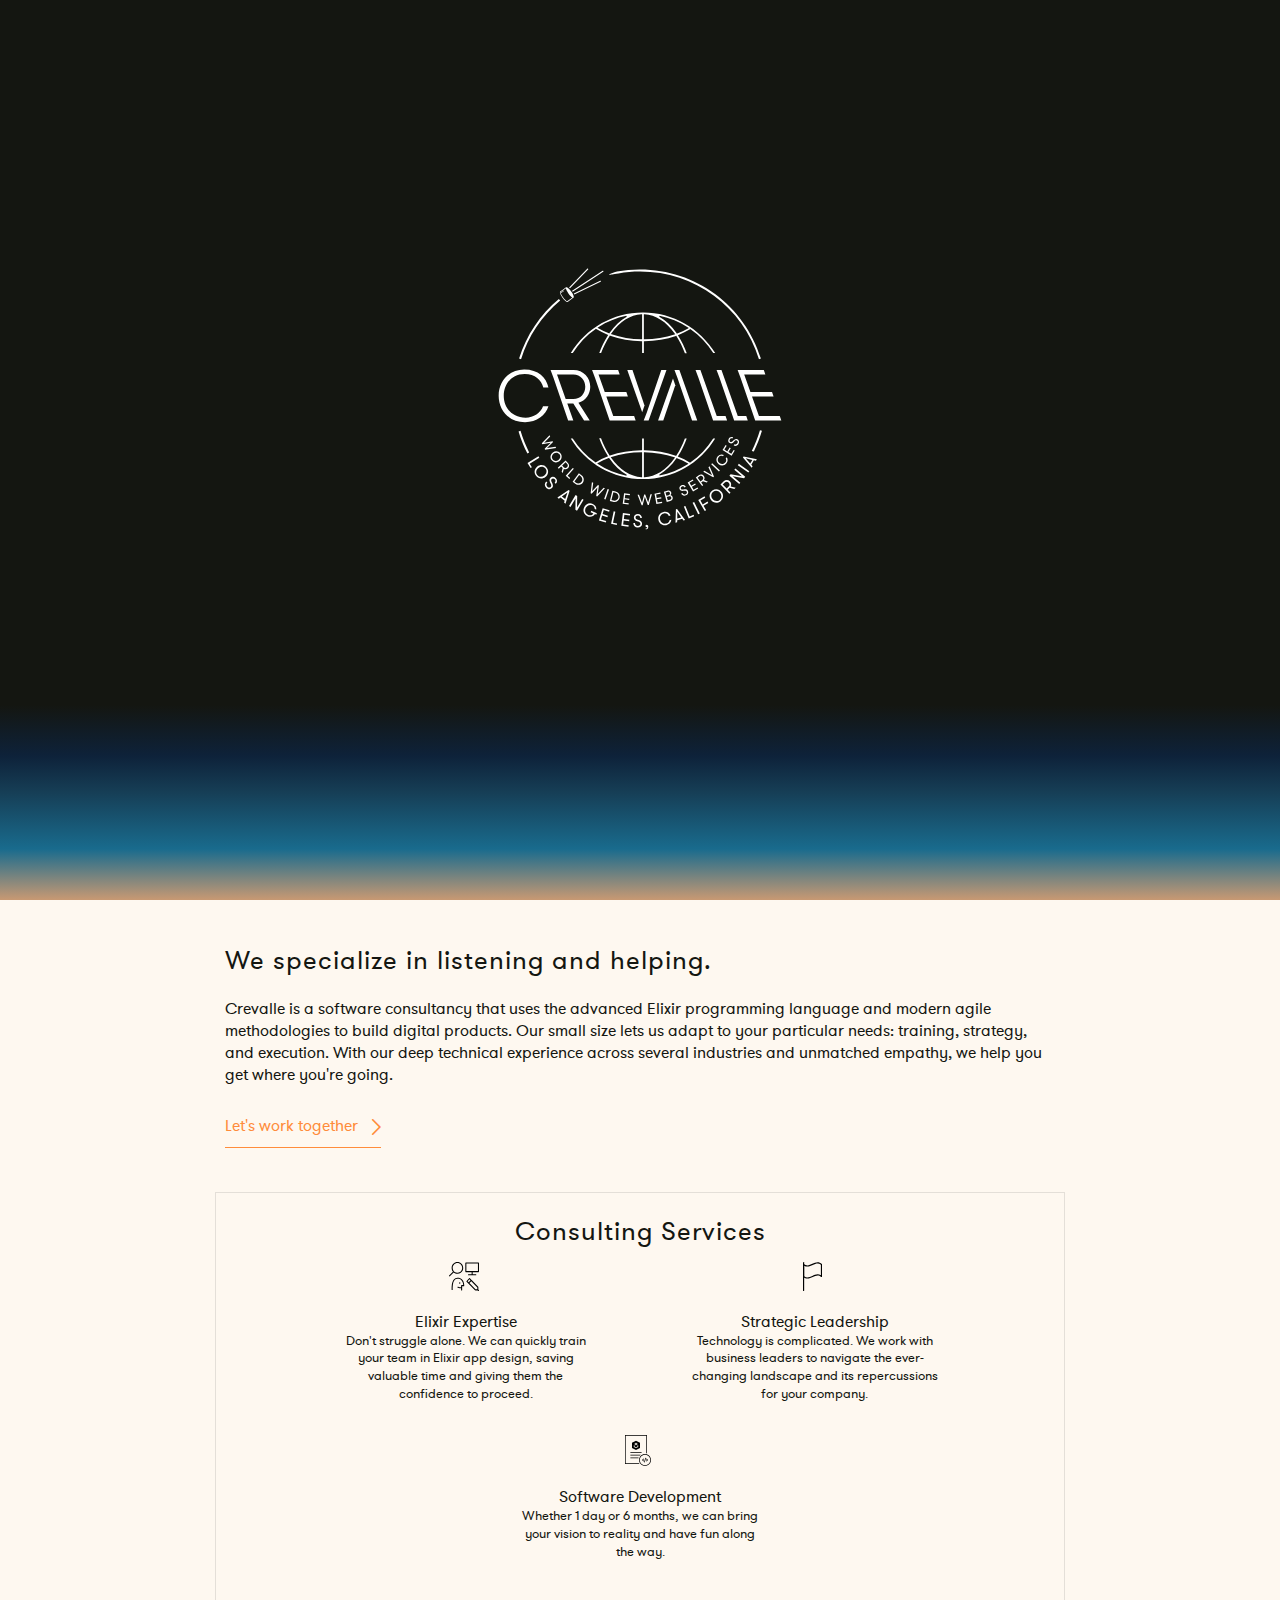
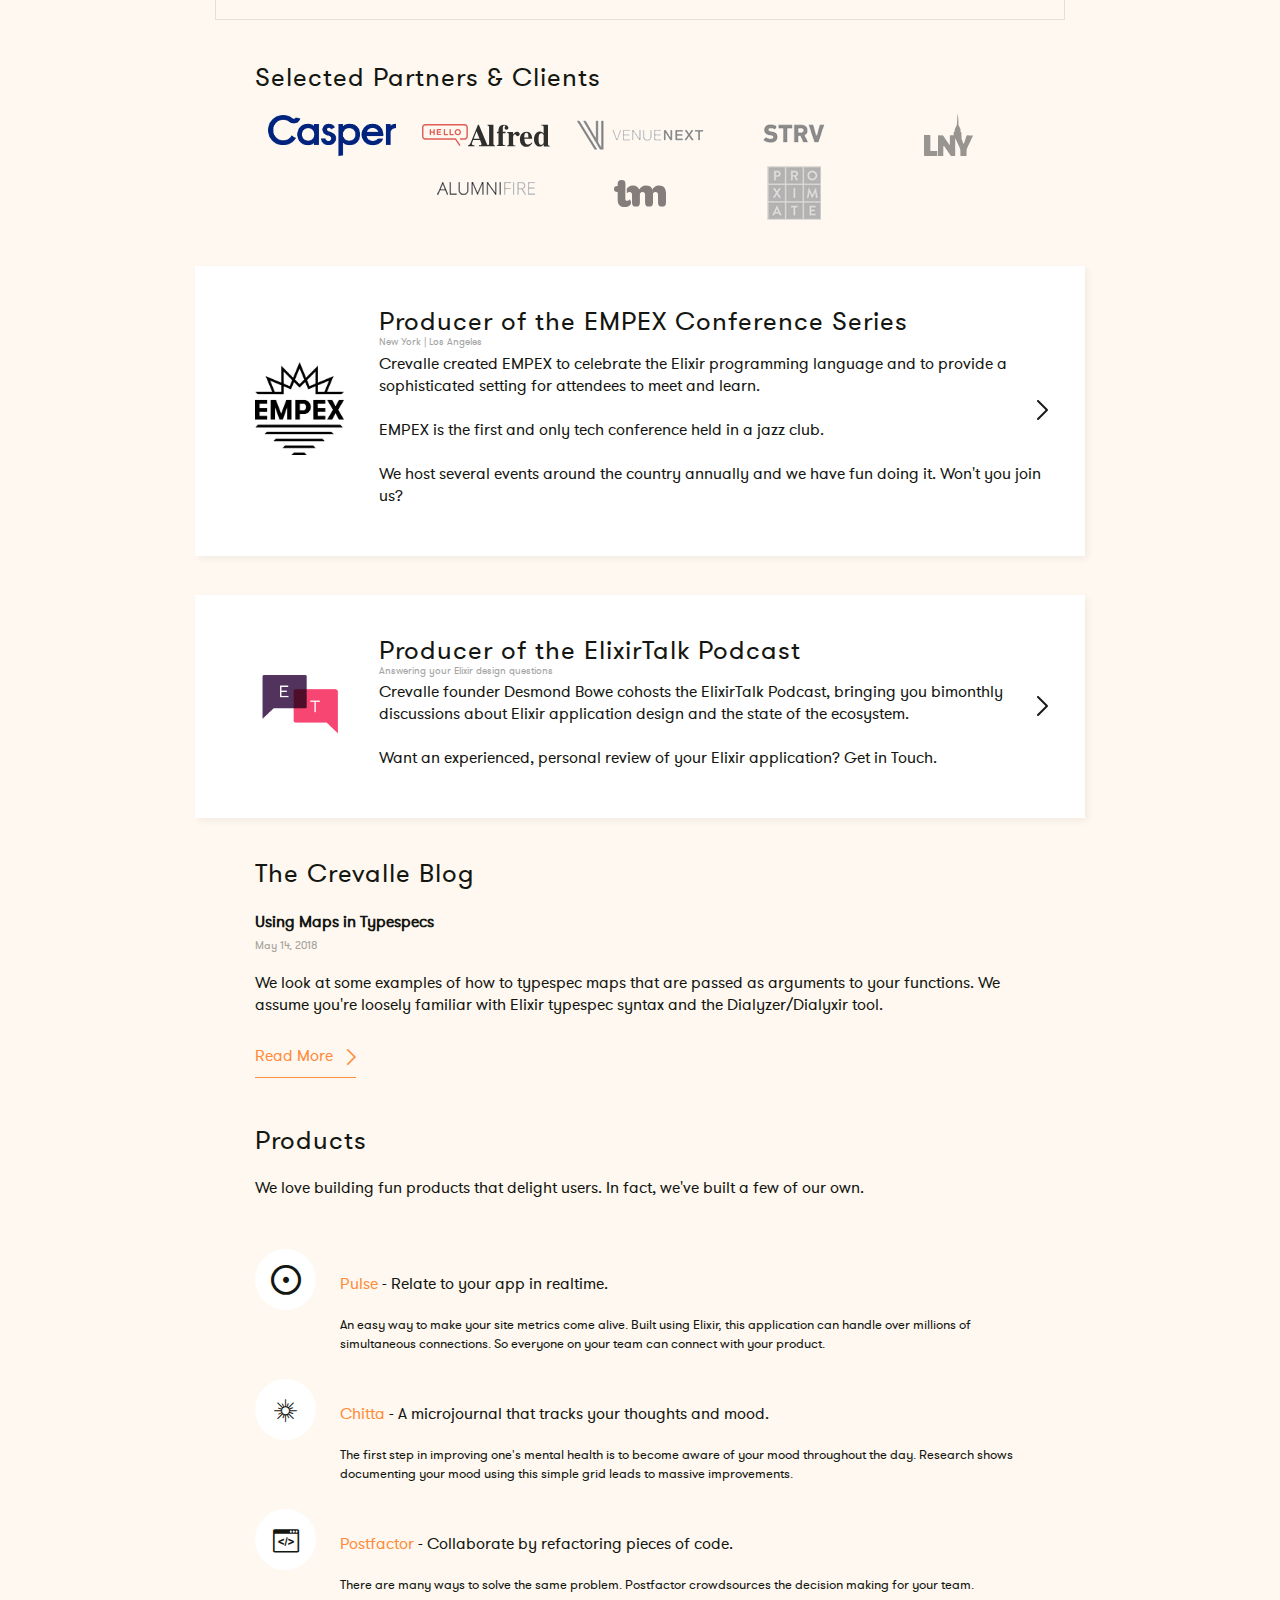
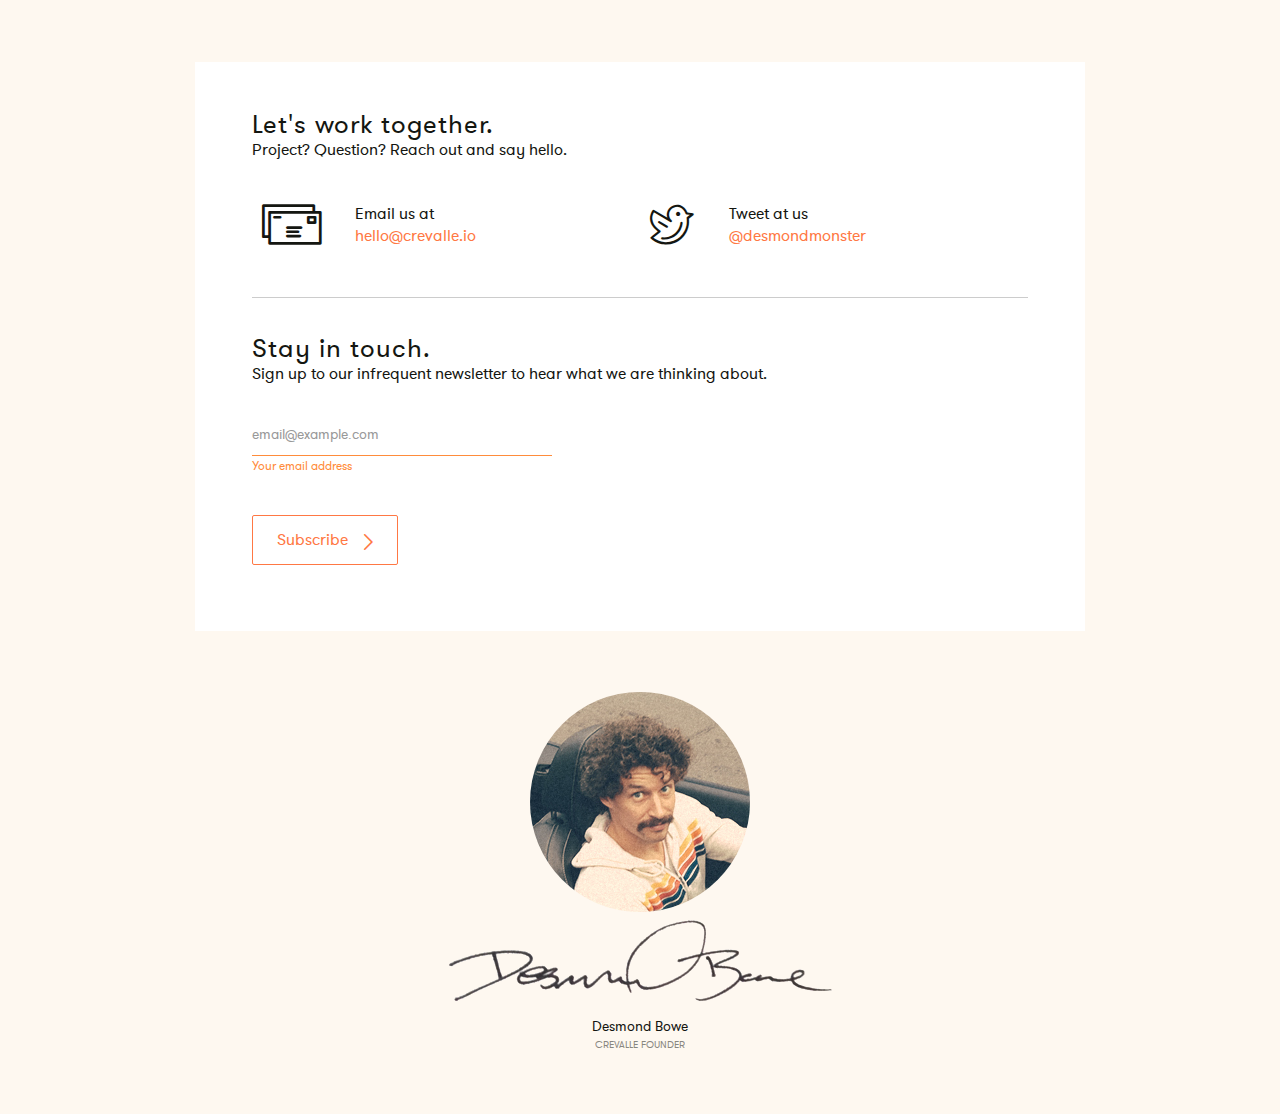
<file: index.html>
<!DOCTYPE html>
<html>
  <head>
    <meta charset="utf-8">
    <meta name="viewport" content="width=device-width, initial-scale=1.0">
    <title>Crevalle</title>
    <link media="all" rel="stylesheet" href="css/main.css">
    <!-- required stylesheets and scripts -->
    <script type="text/javascript" src="http://ajax.googleapis.com/ajax/libs/jquery/1.11.2/jquery.min.js" defer></script>
    <script type="text/javascript">window.jQuery || document.write('<script src="js/jquery-1.11.2.min.js"><\/script>')</script>
    <script type="text/javascript" src="js/jquery.main.js" defer></script>
    <script type="text/javascript">
      (function(i,s,o,g,r,a,m){i['GoogleAnalyticsObject']=r;i[r]=i[r]||function(){
      (i[r].q=i[r].q||[]).push(arguments)},i[r].l=1*new Date();a=s.createElement(o),
      m=s.getElementsByTagName(o)[0];a.async=1;a.src=g;m.parentNode.insertBefore(a,m)
      })(window,document,'script','//www.google-analytics.com/analytics.js','ga');
      ga('create', 'UA-58551961-1', 'auto');
      ga('send', 'pageview');
    </script>

    <link rel="apple-touch-icon" sizes="57x57" href="favicons/apple-icon-57x57.png">
    <link rel="apple-touch-icon" sizes="60x60" href="favicons/apple-icon-60x60.png">
    <link rel="apple-touch-icon" sizes="72x72" href="favicons/apple-icon-72x72.png">
    <link rel="apple-touch-icon" sizes="76x76" href="favicons/apple-icon-76x76.png">
    <link rel="apple-touch-icon" sizes="114x114" href="favicons/apple-icon-114x114.png">
    <link rel="apple-touch-icon" sizes="120x120" href="favicons/apple-icon-120x120.png">
    <link rel="apple-touch-icon" sizes="144x144" href="favicons/apple-icon-144x144.png">
    <link rel="apple-touch-icon" sizes="152x152" href="favicons/apple-icon-152x152.png">
    <link rel="apple-touch-icon" sizes="180x180" href="favicons/apple-icon-180x180.png">
    <link rel="icon" type="image/png" sizes="192x192"  href="favicons/android-icon-192x192.png">
    <link rel="icon" type="image/png" sizes="32x32" href="favicons/favicon-32x32.png">
    <link rel="icon" type="image/png" sizes="96x96" href="favicons/favicon-96x96.png">
    <link rel="icon" type="image/png" sizes="16x16" href="favicons/favicon-16x16.png">
    <link rel="manifest" href="/manifest.json">
    <meta name="msapplication-TileColor" content="#ffffff">
    <meta name="msapplication-TileImage" content="favicons/ms-icon-144x144.png">

    <meta name="keywords" content="software, consulting, empex, elixir, development, culture"/>

    <meta name="twitter:card" content="summary" />
    <meta name="twitter:site" content="@desmondmonster" />
    <meta name="twitter:title" content="Crevalle" />
    <meta name="twitter:description" content="Crevalle is a development consultancy that takes the time to understand your business needs. We mentor individuals, coach teams, and deliver products."/>
    <meta name="twitter:image" content="images/logo.svg" />

    <meta property="og:url"         content="http://crevalle.io" />
    <meta property="og:type"         content="website" />
    <meta property="og:title"       content="Crevalle" />
    <meta property="og:description" content="Crevalle is a development consultancy that takes the time to understand your business needs. We mentor individuals, coach teams, and deliver products." />
    <meta property="og:image" content="images/logo.svg"/>

  </head>
  <body>
    <div id="wrapper">
      <header id="header" class="disapear-state">
        <div class="container">
          <div class="logo">
            <a href="#"><img src="images/logo.svg" width="95" height="21" alt="CREVALLE" name="CREVALLE"></a>
          </div>
          <div class="link-holder">
            <span>Get in touch:</span><a href="mailto:&#104;&#101;&#108;&#108;&#111;&#064;&#099;&#114;&#101;&#118;&#097;&#108;&#108;&#101;&#046;&#105;&#111;">&#104;&#101;&#108;&#108;&#111;&#064;&#099;&#114;&#101;&#118;&#097;&#108;&#108;&#101;&#046;&#105;&#111;</a>
          </div>
        </div>
      </header>
      <main id="main" role="main">
        <section class="visual show-header">
          <div class="big-logo">
            <a href="#"><img src="images/logo-white.svg" width="400" height="400" alt="CREVALLE WORLD WIDE WEB SERVICES LOS ANGELES, CALIFORNIA" name="CREVALLE WORLD WIDE WEB SERVICES LOS ANGELES, CALIFORNIA"></a>
          </div>
        </section>
        <div class="container range">
          <section class="text-holder">
            <h1>We specialize in listening and helping.</h1>
            <p>Crevalle is a software consultancy that uses the advanced Elixir programming language and modern agile methodologies to build digital products.  Our small size lets us adapt to your particular needs: training, strategy, and execution.  With our deep technical experience across several industries and unmatched empathy, we help you get where you're going.</p>
            <a href="#contact-form" class="link animated anchor">Let's work together <i class="icon-chevron-right"></i></a>
          </section>

          <section class="intro-holder">
            <div class="holder">
            <h1>Consulting Services</h1>
              <div class="box">
                <div class="image-box">
                  <img src="images/staff.svg" width="30" height="27" alt="image_description">
                </div>
                <strong class="caption">Elixir Expertise</strong>
                <p>Don't struggle alone.  We can quickly train your team in Elixir app design, saving valuable time and giving them the confidence to proceed.
              </div>
              <div class="box">
                <div class="image-box">
                  <img src="images/flag.svg" width="19" height="28" alt="image_description">
                </div>
                <strong class="caption">Strategic Leadership</strong>
                <p>Technology is complicated. We work with business leaders to navigate the ever-changing landscape and its repercussions for your company.</p>
              </div>
              <div class="box">
                <div class="image-box">
                  <img src="images/document.svg" width="26" height="32" alt="image_description">
                </div>
                <strong class="caption">Software Development</strong>
                <p>Whether 1 day or 6 months, we can bring your vision to reality and have fun along the way. </p>
              </div>
            </div>
          </section>
        </div>
        <div class="container">
          <section class="partner-box">
            <h1>Selected Partners & Clients</h1>
            <div class="logo-holder">
              <div class="box">
                <a href="https://www.casper.com/">
                  <img src="images/casper-logo.png" srcset="images/casper-logo.png" alt="casper" width="128" height="30">
                </a>
              </div>
              <div class="box">
                <a href="https://www.helloalfred.com/">
                  <img src="images/hello-alfred-logo.svg" srcset="images/hello-alfred-logo.svg" alt="hello alfred" width="128" height="30">
                </a>
              </div>
              <div class="box">
                <a href="http://www.venuenext.com/">
                  <img src="images/logo-01.png" srcset="images/logo-01-2x.png 2x" alt="venuenext" width="128" height="30">
                </a>
              </div>
              <div class="box">
                <a href="http://www.strv.com/">
                  <img src="images/logo-02.png" srcset="images/logo-02-2x.png 2x" alt="strv" width="62" height="19">
                </a>
              </div>
              <div class="box">
                <a href="https://www.landlordsny.com/">
                  <img src="images/lny.svg" width="49" height="42" alt="lny">
                </a>
              </div>
              <div class="box">
                <a href="https://www.alumnifire.com">
                  <img src="images/logo-04.png" srcset="images/logo-04-2x.png 2x" alt="alumnifire" width="98" height="13">
                </a>
              </div>
              <div class="box">
                <a href="http://thoughtmerchants.com/">
                  <img src="images/tm.svg" width="52" height="27" alt="tm">
                </a>
              </div>
              <div class="box">
                <a href="https://proximate.com">
                  <img src="images/logo-07.png" srcset="images/logo-07-2x.png 2x" alt="proximate" width="54" height="54">
                </a>
              </div>
            </div>
          </section>


          <section class="tile-holder">
            <a href="http://empex.co" class="tile" target="_blank">
              <div class="image-box">
                <img src="images/empex-logo-la.png" width="89" height="82" alt="empex">
              </div>
              <div class="text-box">
                <h1>Producer of the EMPEX Conference Series</h1>
                <span class="small-caption">New York | Los Angeles</span>
                Crevalle created EMPEX to celebrate the Elixir programming language and to provide a sophisticated setting for attendees to meet and learn.
                <br/><br/>EMPEX is the first and only tech conference held in a jazz club.
                <br/><br/>
                We host several events around the country annually and we have fun doing it. Won't you join us?
              </div>
            </a>
          </section>
          <section class="tile-holder">
            <a href="https://soundcloud.com/elixirtalk" class="tile" target="_blank">
              <div class="image-box">
                <img src="images/elixirtalk-logo.png" width="89" height="82" alt="ElixirTalk">
              </div>
              <div class="text-box">
                <h1>Producer of the ElixirTalk Podcast</h1>
                <span class="small-caption">Answering your Elixir design questions</span>
                Crevalle founder Desmond Bowe cohosts the ElixirTalk Podcast,
                bringing you bimonthly discussions about Elixir application design
                and the state of the ecosystem.
                <br/><br/>Want an experienced, personal review of your Elixir application?  Get in Touch.
              </div>
            </a>
          </section>
          <section class="text-holder">
            <h1>The Crevalle Blog</h1>
            <strong class="">Using Maps in Typespecs</strong>
            <p><time class="custom-time" datetime="2018-05-14">May 14, 2018</time></p>
            <p>We look at some examples of how to typespec maps that are passed as arguments to your functions.  We assume you're loosely familiar with Elixir typespec syntax and the Dialyzer/Dialyxir tool.</p>
            <a href="maps-in-typespecs.html" class="link animated anchor">Read More <i class="icon-chevron-right"></i></a>
          </section>

          <section class="description-holder">
            <div class="title-holder">
              <h1>Products</h1>
              <p>We love building fun products that delight users.  In fact, we've built a few of our own.</p>
            </div>
            <ul class="description-list">
              <li>
                <a href="https://pulse.crevalle.io" class="link-line" target="_blank">
                  <span class="ico-hoder">
                    <small><i class="icon-pulse"></i></small>
                  </span>
                  <p><span class="orange">Pulse</span> - Relate to your app in realtime.</p>
                </a>
                <p><small>An easy way to make your site metrics come alive. Built using Elixir, this application can handle over millions of simultaneous connections.  So everyone on your team can connect with your product.</small></p>
              </li>
              <li>
                <a href="https://chitta.io" class="link-line" target="_blank">
                  <span class="ico-hoder">
                    <i class="icon-sun"></i>
                  </span>
                  <p><span class="orange">Chitta</span> - A microjournal that tracks your thoughts and mood.</p>
                </a>
                <p><small>The first step in improving one's mental health is to become aware of your mood throughout the day. Research shows documenting your mood using this simple grid leads to massive improvements.</small></p>
              </li>
              <li>
                <a href="https://postfactor.crevalle.io" class="link-line" target="_blank">
                  <span class="ico-hoder">
                    <i class="icon-code"></i>
                  </span>
                  <p><span class="orange">Postfactor</span> - Collaborate by refactoring pieces of code.</p>
                </a>
                <p><small>There are many ways to solve the same problem. Postfactor crowdsources the decision making for your team.</small></p>
              </li>
            </ul>
          </section>
          <div class="tile-holder" id="contact-form">
            <section class="section-contact">
              <div class="sub-section">
                <div class="title-box">
                  <strong class="h1">Let's work together.</strong>
                  <p>Project? Question? Reach out and say hello.</p>
                </div>
                <ul class="social-networks">
                  <li>
                    <a href="mailto:&#104;&#101;&#108;&#108;&#111;&#064;&#099;&#114;&#101;&#118;&#097;&#108;&#108;&#101;&#046;&#105;&#111;">
                      <i class="icon-email"></i>
                      <div class="text-box">
                        <p>Email us at</p>
                        <span class="sub-link">&#104;&#101;&#108;&#108;&#111;&#064;&#099;&#114;&#101;&#118;&#097;&#108;&#108;&#101;&#046;&#105;&#111;</span>
                      </div>
                    </a>
                  </li>
                  <li>
                    <a href="https://twitter.com/desmondmonster">
                      <i class="icon-twetter"></i>
                      <div class="text-box">
                        <p>Tweet at us</p>
                        <span class="sub-link">@desmondmonster</span>
                      </div>
                    </a>
                  </li>
                </ul>
              </div>
              <div class="sub-section form-holder">
                <div class="title-box">
                  <strong class="h1">Stay in touch.</strong>
                  <p>Sign up to our infrequent newsletter to hear what we are thinking about.</p>
                </div>
                <form accept-charset="UTF-8" action="https://empex.us12.list-manage.com/subscribe/post?u=9d40dbb0479340efa12eb81d5&amp;id=ab1fc6cdc6" class="contact-form" method="POST">
                  <div class="input-box">
                    <input type="hidden" name="utf8" value="✓">
                    <input type="email" name="EMAIL" placeholder="email@example.com" id="i1">

                    <label for="i1">Your email address</label>
                  </div>
                  <button type="submit">Subscribe <i class="icon-chevron-right"></i></button>
                </form>
              </div>
            </section>
          </div>
          <section class="person-section">
            <img class="circle-image" src="images/img-01.jpg" srcset="images/img-01-2x.jpg 2x" alt="image_description" width="220" height="220">
            <div class="name-image">
              <img src="images/name.png" srcset="images/name-2x.png 2x" alt="Desmond Bowe" width="385" height="94" name="Desmond Bowe">
            </div>
            <div class="caption-box">
              <a class="name" href="mailto:desmond@crevalle.io">Desmond Bowe</a>
              <strong class="position">Crevalle founder</strong>
            </div>
          </section>
        </div>
      </main>
    </div>
  </body>
</html>
</file>
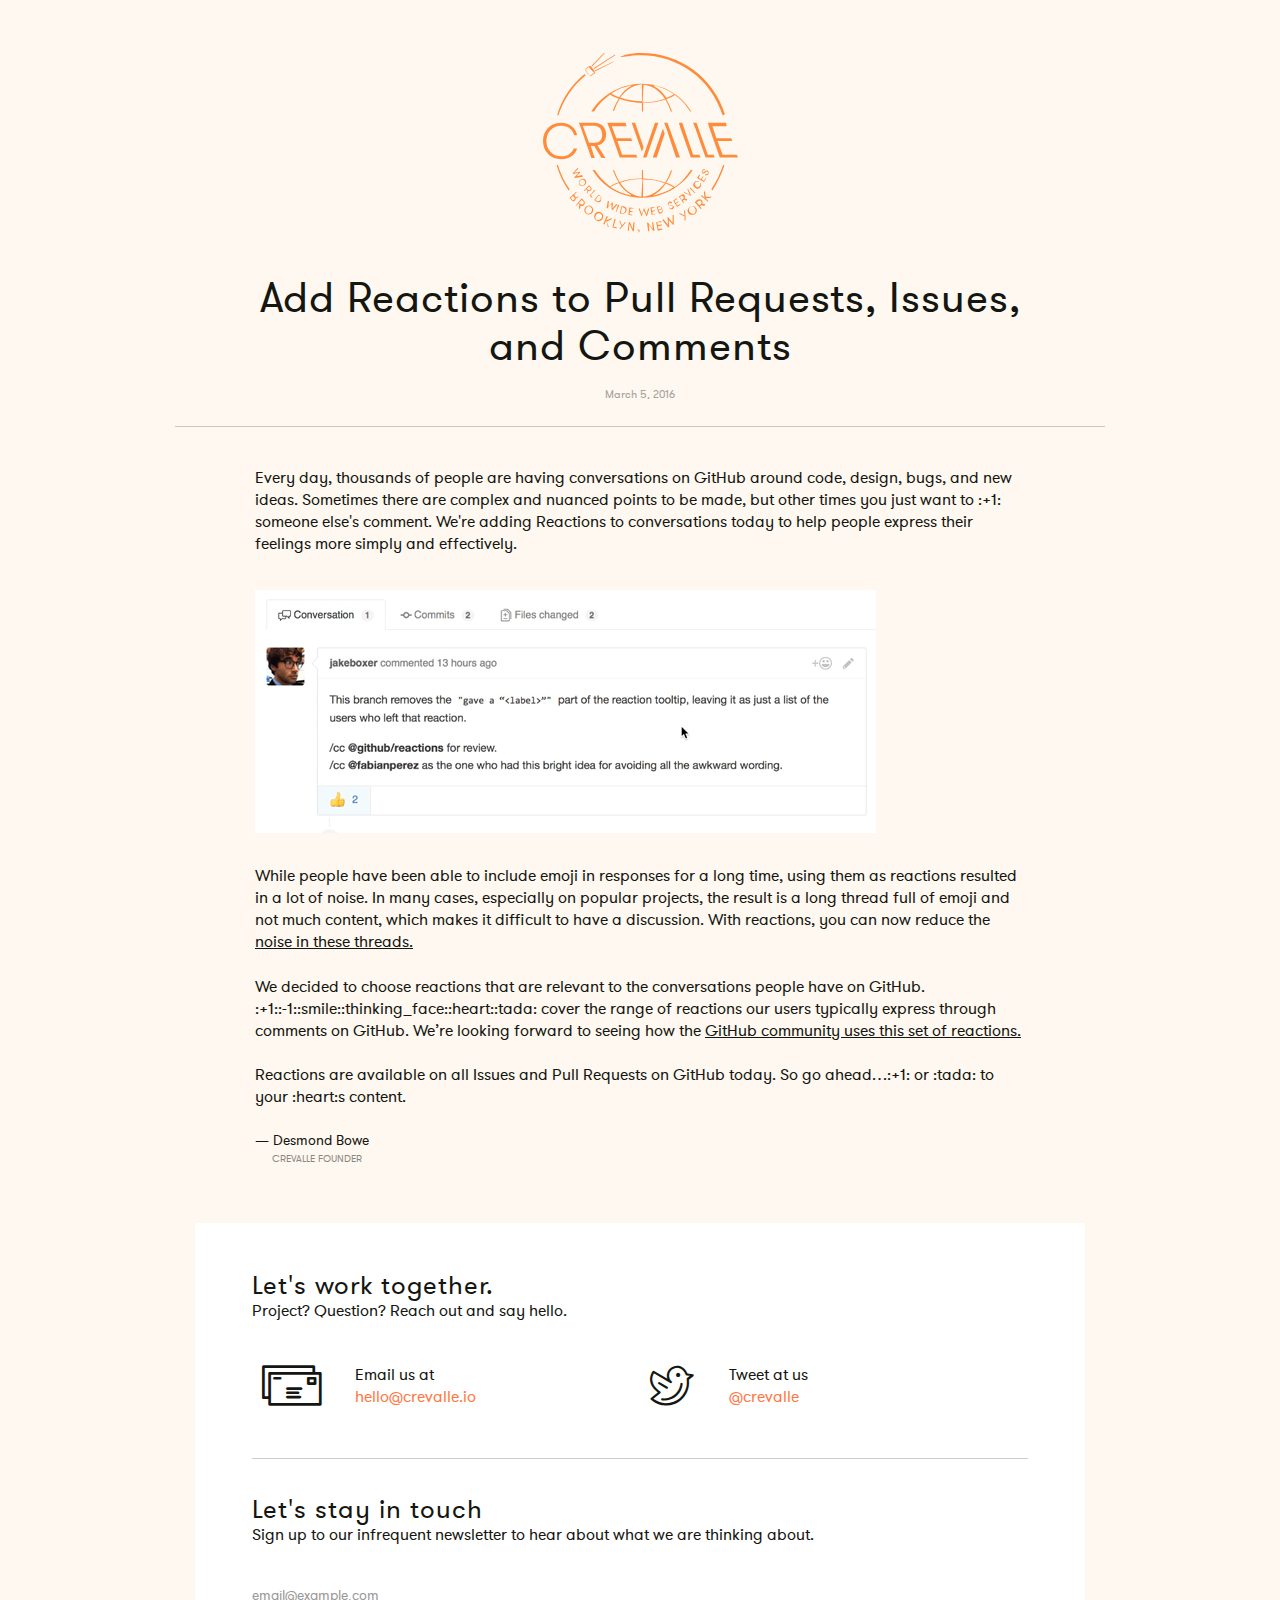
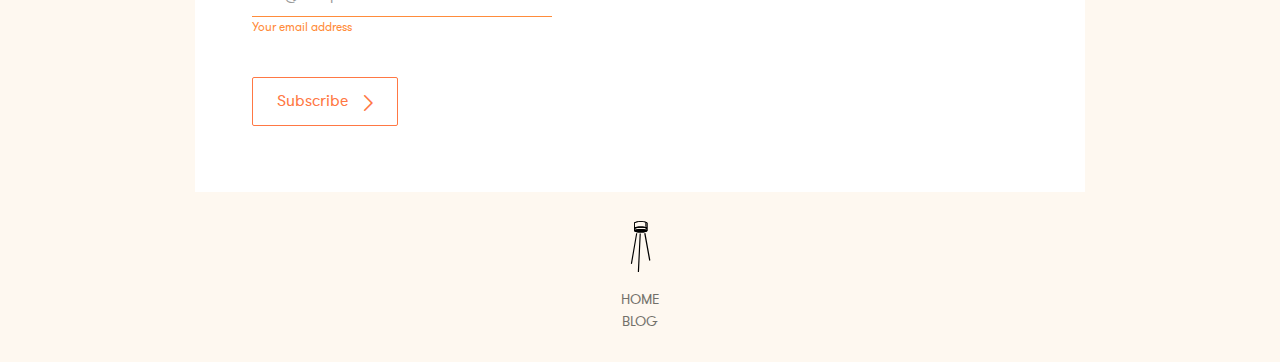
<file: article.html>
<!DOCTYPE html>
<html>
<head>
	<meta charset="utf-8">
	<meta name="viewport" content="width=device-width, initial-scale=1.0">
	<title>Crevalle</title>
	<link media="all" rel="stylesheet" href="css/main.css">
	<!-- required stylesheets and scripts -->
	<script type="text/javascript" src="http://ajax.googleapis.com/ajax/libs/jquery/1.11.2/jquery.min.js" defer></script>
	<script type="text/javascript">window.jQuery || document.write('<script src="js/jquery-1.11.2.min.js"><\/script>')</script>
	<script type="text/javascript" src="js/jquery.main.js" defer></script>
    <link rel="apple-touch-icon" sizes="57x57" href="favicons/apple-icon-57x57.png">
    <link rel="apple-touch-icon" sizes="60x60" href="favicons/apple-icon-60x60.png">
    <link rel="apple-touch-icon" sizes="72x72" href="favicons/apple-icon-72x72.png">
    <link rel="apple-touch-icon" sizes="76x76" href="favicons/apple-icon-76x76.png">
    <link rel="apple-touch-icon" sizes="114x114" href="favicons/apple-icon-114x114.png">
    <link rel="apple-touch-icon" sizes="120x120" href="favicons/apple-icon-120x120.png">
    <link rel="apple-touch-icon" sizes="144x144" href="favicons/apple-icon-144x144.png">
    <link rel="apple-touch-icon" sizes="152x152" href="favicons/apple-icon-152x152.png">
    <link rel="apple-touch-icon" sizes="180x180" href="favicons/apple-icon-180x180.png">
    <link rel="icon" type="image/png" sizes="192x192"  href="favicons/android-icon-192x192.png">
    <link rel="icon" type="image/png" sizes="32x32" href="favicons/favicon-32x32.png">
    <link rel="icon" type="image/png" sizes="96x96" href="favicons/favicon-96x96.png">
    <link rel="icon" type="image/png" sizes="16x16" href="favicons/favicon-16x16.png">
    <link rel="manifest" href="/manifest.json">
    <meta name="msapplication-TileColor" content="#ffffff">
    <meta name="msapplication-TileImage" content="favicons/ms-icon-144x144.png">
</head>
<body>
	<div id="wrapper">
		<header id="header" class="disapear-state">
			<div class="container">
				<div class="logo">
					<a href="#"><img src="images/logo.svg" width="95" height="21" alt="CREVALLE"></a>
				</div>
				<div class="link-holder">
					<span>Get in touch:</span><a href="mailto:&#104;&#101;&#108;&#108;&#111;&#064;&#099;&#114;&#101;&#118;&#097;&#108;&#108;&#101;&#046;&#105;&#111;">&#104;&#101;&#108;&#108;&#111;&#064;&#099;&#114;&#101;&#118;&#097;&#108;&#108;&#101;&#046;&#105;&#111;</a>
				</div>
			</div>
		</header>
		<main id="main" role="main">
			<div class="container">
				<section class="intro-section show-header">
					<div class="big-logo round-over">
						<a href="index.html">
							<img src="images/logo-big-orange.svg" width="195" height="186" alt="CREVALLE WORLD WIDE WEB SERVICES BROOKLYN, NEW YORK">
						</a>

					</div>
					<strong class="big-title">Add Reactions to Pull Requests, Issues, and Comments</strong>
					<time class="custom-time" datetime="2016-03-05">March 5, 2016</time>
				</section>
				<hr class="range">
				<div class="sample-text">
					<p>Every day, thousands of people are having conversations on GitHub around code, design, bugs, and new ideas. Sometimes there are complex and nuanced points to be made, but other times you just want to :+1: someone else's comment. We're adding Reactions to conversations today to help people express their feelings more simply and effectively.</p>
					<div class="comment-holder">
						<img class="placeholder" src="images/placeholder.jpg" srcset="images/placeholder-2x.jpg 2x" alt="image_description" width="621" height="243">
					</div>
					<p>While people have been able to include emoji in responses for a long time, using them as reactions resulted in a lot of noise. In many cases, especially on popular projects, the result is a long thread full of emoji and not much content, which makes it difficult to have a discussion. With reactions, you can now reduce the <a href="#">noise in these threads.</a></p>
					<p>We decided to choose reactions that are relevant to the conversations people have on GitHub. :+1::-1::smile::thinking_face::heart::tada: cover the range of reactions our users typically express through comments on GitHub. We’re looking forward to seeing how the <a href="#">GitHub community uses this set of reactions.</a></p>
					<p>Reactions are available on all Issues and Pull Requests on GitHub today. So go ahead…:+1: or :tada: to your :heart:s content.</p>
					<div class="author-holder">
						<a class="name" href="mailto:desmond@crevalle.io">— Desmond Bowe</a>
						<strong class="position">Crevalle founder</strong>
					</div>
				</div>
				<div class="tile-holder">
					<section class="section-contact">
						<div class="sub-section">
							<div class="title-box">
								<strong class="h1">Let's work together.</strong>
								<p>Project? Question? Reach out and say hello.</p>
							</div>
							<ul class="social-networks">
								<li>
									<a href="mailto:&#104;&#101;&#108;&#108;&#111;&#064;&#099;&#114;&#101;&#118;&#097;&#108;&#108;&#101;&#046;&#105;&#111;">
										<i class="icon-email"></i>
										<div class="text-box">
											<p>Email us at</p>
											<span class="sub-link">&#104;&#101;&#108;&#108;&#111;&#064;&#099;&#114;&#101;&#118;&#097;&#108;&#108;&#101;&#046;&#105;&#111;</span>
										</div>
									</a>
								</li>
								<li>
									<a href="#">
										<i class="icon-twetter"></i>
										<div class="text-box">
											<p>Tweet at us</p>
											<span class="sub-link">@crevalle</span>
										</div>
									</a>
								</li>
							</ul>
						</div>
						<div class="sub-section form-holder">
							<div class="title-box">
								<strong class="h1">Let's stay in touch</strong>
								<p>Sign up to our infrequent newsletter to hear about what we are thinking about.</p>
							</div>
							<form action="#" id="contact-form" class="contact-form">
								<div class="input-box">
									<input type="email" placeholder="email@example.com" id="i1">
									<label for="i1">Your email address</label>
								</div>
								<button type="submit">Subscribe <i class="icon-chevron-right"></i></button>
							</form>
						</div>
					</section>
				</div>
				<div class="list-bar">
					<a class="ico-link" href="index.html">
						<img src="images/small-logo.svg" width="26" alt="image_description">
					</a>
					<ul class="custom-list">
						<li><a href="#">Home</a></li>
						<li><a href="#">Blog</a></li>
					</ul>
				</div>
			</div>
		</main>
	</div>
</body>
</html>
</file>
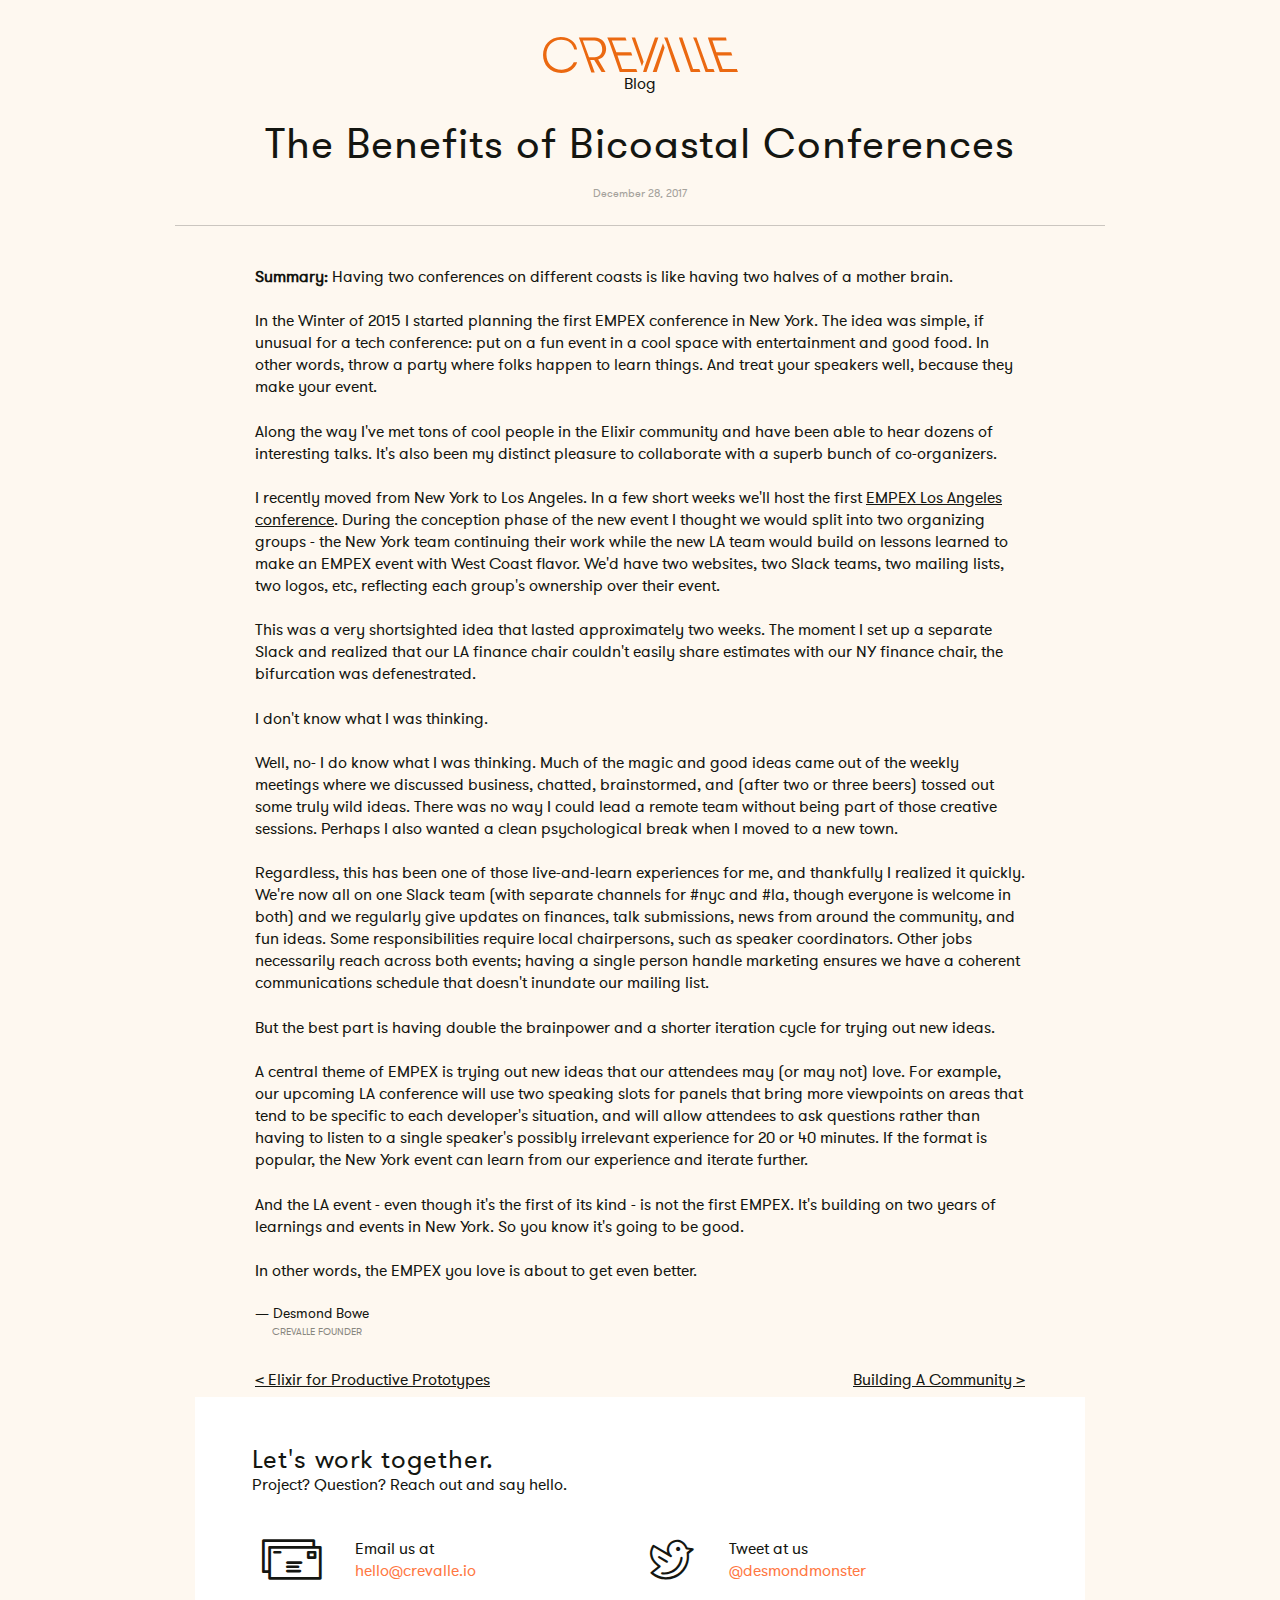
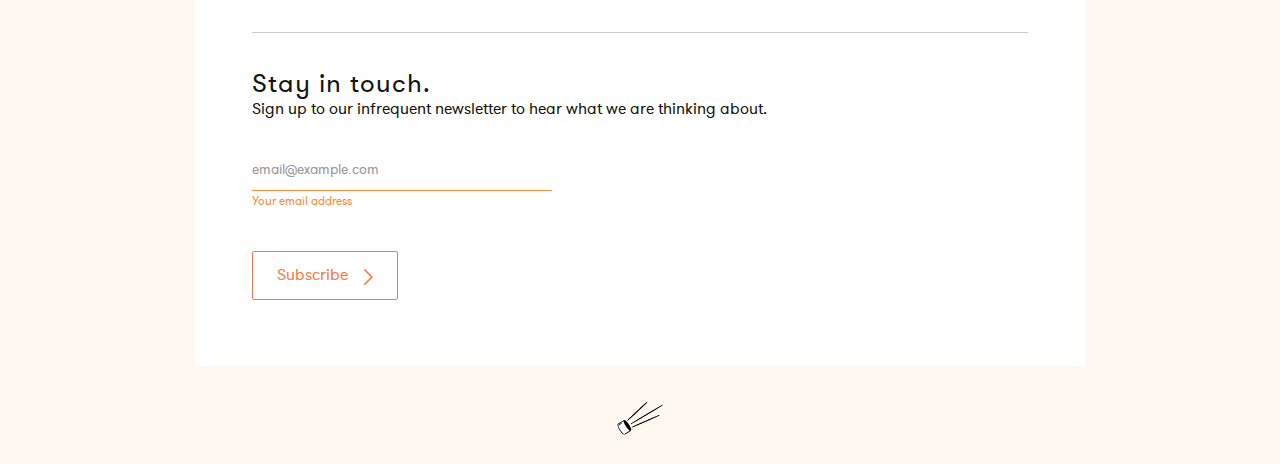
<file: benefits-of-bicoastal-conferences.html>
<!DOCTYPE html>
<html>
<head>
  <meta charset="utf-8">
  <meta name="viewport" content="width=device-width, initial-scale=1.0">

  <link rel="apple-touch-icon" sizes="57x57" href="favicons/apple-icon-57x57.png">
  <link rel="apple-touch-icon" sizes="60x60" href="favicons/apple-icon-60x60.png">
  <link rel="apple-touch-icon" sizes="72x72" href="favicons/apple-icon-72x72.png">
  <link rel="apple-touch-icon" sizes="76x76" href="favicons/apple-icon-76x76.png">
  <link rel="apple-touch-icon" sizes="114x114" href="favicons/apple-icon-114x114.png">
  <link rel="apple-touch-icon" sizes="120x120" href="favicons/apple-icon-120x120.png">
  <link rel="apple-touch-icon" sizes="144x144" href="favicons/apple-icon-144x144.png">
  <link rel="apple-touch-icon" sizes="152x152" href="favicons/apple-icon-152x152.png">
  <link rel="apple-touch-icon" sizes="180x180" href="favicons/apple-icon-180x180.png">
  <link rel="icon" type="image/png" sizes="192x192"  href="favicons/android-icon-192x192.png">
  <link rel="icon" type="image/png" sizes="32x32" href="favicons/favicon-32x32.png">
  <link rel="icon" type="image/png" sizes="96x96" href="favicons/favicon-96x96.png">
  <link rel="icon" type="image/png" sizes="16x16" href="favicons/favicon-16x16.png">
  <link rel="manifest" href="/manifest.json">
  <meta name="msapplication-TileColor" content="#ffffff">
  <meta name="msapplication-TileImage" content="favicons/ms-icon-144x144.png">

  <meta name="twitter:card" content="summary" />
  <meta name="twitter:site" content="@desmondmonster" />
  <meta name="twitter:title" content="The Benefits of Bicoastal Conferences - Crevalle" />
  <meta name="twitter:description" content="Having two conferences on different coasts is like having two halves of a mother brain." />
  <meta name="twitter:image" content="images/logo.svg" />

  <meta property="og:url"         content="http://crevalle.io/benefits-of-bicoastal-conferences.html" />
  <meta property="og:type"         content="website" />
  <meta property="og:title"       content="The Benefits of Bicoastal Conferences - Crevalle" />
  <meta property="article:author" content="https://www.linkedin.com/in/desmondbowe" />
  <meta property="og:description" content="Having two conferences on different coasts is like having two halves of a mother brain." />
  <meta property="og:image" content="images/logo.svg"/>
  <title>The Benefits of Bicoastal Conferences - Crevalle</title>
  <link media="all" rel="stylesheet" href="css/main.css">
  <!-- required stylesheets and scripts -->
  <script type="text/javascript" src="http://ajax.googleapis.com/ajax/libs/jquery/1.11.2/jquery.min.js" defer></script>
  <script type="text/javascript">window.jQuery || document.write('<script src="js/jquery-1.11.2.min.js"><\/script>')</script>
  <script type="text/javascript" src="js/jquery.main.js" defer></script>
</head>
<body>
  <div id="wrapper">
    <header id="header">
      <div class="container">
        <div class="logo">
          <a href="#"><img src="images/logo.svg" width="95" height="21" alt="CREVALLE"></a>
        </div>
        <div class="link-holder">
          <span>The Benefits of Bicoastal Conferences</span>
        </div>
      </div>
    </header>
    <main id="main" role="main">
      <div class="container">
        <section class="intro-section show-header">
          <div class="big-logo">
            <a href="index.html">
              <img src="images/logo.svg" width="195" height="186" alt="CREVALLE WORLD WIDE WEB SERVICES LOS ANGELES, CALIFORNIA">
            </a>
            <p>Blog</p>
          </div>
          <strong class="big-title">The Benefits of Bicoastal Conferences</strong>
          <time class="custom-time" datetime="2017-12-28">December 28, 2017</time>
        </section>
        <hr class="range">
        <div class="sample-text">
          <p><strong>Summary:</strong> Having two conferences on different coasts is like having two halves of a mother brain.</p>

          <p>In the Winter of 2015 I started planning the first EMPEX conference in New York.  The idea was simple, if unusual for a tech conference: put on a fun event in a cool space with entertainment and good food.  In other words, throw a party where folks happen to learn things.  And treat your speakers well, because they make your event.</p>
          <p>Along the way I've met tons of cool people in the Elixir community and have been able to hear dozens of interesting talks.  It's also been my distinct pleasure to collaborate with a superb bunch of co-organizers.</p>
          <p>I recently moved from New York to Los Angeles.  In a few short weeks we'll host the first <a href="http://empex.co/la.html" target="_blank">EMPEX Los Angeles conference</a>.  During the conception phase of the new event I thought we would split into two organizing groups - the New York team continuing their work while the new LA team would build on lessons learned to make an EMPEX event with West Coast flavor.  We'd have two websites, two Slack teams, two mailing lists, two logos, etc, reflecting each group's ownership over their event.</p>
          <p>This was a very shortsighted idea that lasted approximately two weeks.  The moment I set up a separate Slack and realized that our LA finance chair couldn't easily share estimates with our NY finance chair, the bifurcation was defenestrated.</p>
          <p>I don't know what I was thinking.</p>
          <p>Well, no- I do know what I was thinking.  Much of the magic and good ideas came out of the weekly meetings where we discussed business, chatted, brainstormed, and (after two or three beers) tossed out some truly wild ideas.  There was no way I could lead a remote team without being part of those creative sessions.  Perhaps I also wanted a clean psychological break when I moved to a new town.</p>
          <p>Regardless, this has been one of those live-and-learn experiences for me, and thankfully I realized it quickly.  We're now all on one Slack team (with separate channels for #nyc and #la, though everyone is welcome in both) and we regularly give updates on finances, talk submissions, news from around the community, and fun ideas.  Some responsibilities require local chairpersons, such as speaker coordinators.  Other jobs necessarily reach across both events; having a single person handle marketing ensures we have a coherent communications schedule that doesn't inundate our mailing list.</p>
          <p>But the best part is having double the brainpower and a shorter iteration cycle for trying out new ideas.</p>
          <p>A central theme of EMPEX is trying out new ideas that our attendees may (or may not) love.  For example, our upcoming LA conference will use two speaking slots for panels that bring more viewpoints on areas that tend to be specific to each developer's situation, and will allow attendees to ask questions rather than having to listen to a single speaker's possibly irrelevant experience for 20 or 40 minutes.  If the format is popular, the New York event can learn from our experience and iterate further. </p>
          <p>And the LA event - even though it's the first of its kind - is not the first EMPEX.  It's building on two years of learnings and events in New York.  So you know it's going to be good.</p>
          <p>In other words, the EMPEX you love is about to get even better.</p>

          <div class="author-holder">
            <a class="name" href="mailto:desmond@crevalle.io">— Desmond Bowe</a>
            <strong class="position">Crevalle founder</strong>
          </div>

          <div class="links">
            <div class="prev">
              <a href="elixir-for-productive-prototypes.html" class="animated anchor">&lt Elixir for Productive Prototypes</a>
            </div>
            <div class="next">
              <a href="building-a-community.html" class="animated anchor">Building A Community &gt</a>
            </div>
          </div>
        </div>
        <div class="tile-holder">
          <section class="section-contact">
            <div class="sub-section">
              <div class="title-box">
                <strong class="h1">Let's work together.</strong>
                <p>Project? Question? Reach out and say hello.</p>
              </div>
              <ul class="social-networks">
                <li>
                  <a href="mailto:&#104;&#101;&#108;&#108;&#111;&#064;&#099;&#114;&#101;&#118;&#097;&#108;&#108;&#101;&#046;&#105;&#111;">
                    <i class="icon-email"></i>
                    <div class="text-box">
                      <p>Email us at</p>
                      <span class="sub-link">&#104;&#101;&#108;&#108;&#111;&#064;&#099;&#114;&#101;&#118;&#097;&#108;&#108;&#101;&#046;&#105;&#111;</span>
                    </div>
                  </a>
                </li>
                <li>
                  <a href="#">
                    <i class="icon-twetter"></i>
                    <div class="text-box">
                      <p>Tweet at us</p>
                      <span class="sub-link">@desmondmonster</span>
                    </div>
                  </a>
                </li>
              </ul>
            </div>
            <div class="sub-section form-holder">
              <div class="title-box">
                <strong class="h1">Stay in touch.</strong>
                <p>Sign up to our infrequent newsletter to hear what we are thinking about.</p>
              </div>
              <form action="#" id="contact-form" class="contact-form">
                <div class="input-box">
                  <input type="email" placeholder="email@example.com" id="i1">
                  <label for="i1">Your email address</label>
                </div>
                <button type="submit">Subscribe <i class="icon-chevron-right"></i></button>
              </form>
            </div>
          </section>
        </div>
        <div class="list-bar">
          <a class="ico-link" href="index.html">
            <img src="images/transistor-rotated-small.png" width="50" alt="CREVALLE">
          </a>
        </div>
      </div>
    </main>
  </div>
    <script type="text/javascript">
      (function(i,s,o,g,r,a,m){i['GoogleAnalyticsObject']=r;i[r]=i[r]||function(){
      (i[r].q=i[r].q||[]).push(arguments)},i[r].l=1*new Date();a=s.createElement(o),
      m=s.getElementsByTagName(o)[0];a.async=1;a.src=g;m.parentNode.insertBefore(a,m)
      })(window,document,'script','//www.google-analytics.com/analytics.js','ga');
      ga('create', 'UA-58551961-1', 'auto');
      ga('send', 'pageview');
    </script>
</body>
</html>
</file>
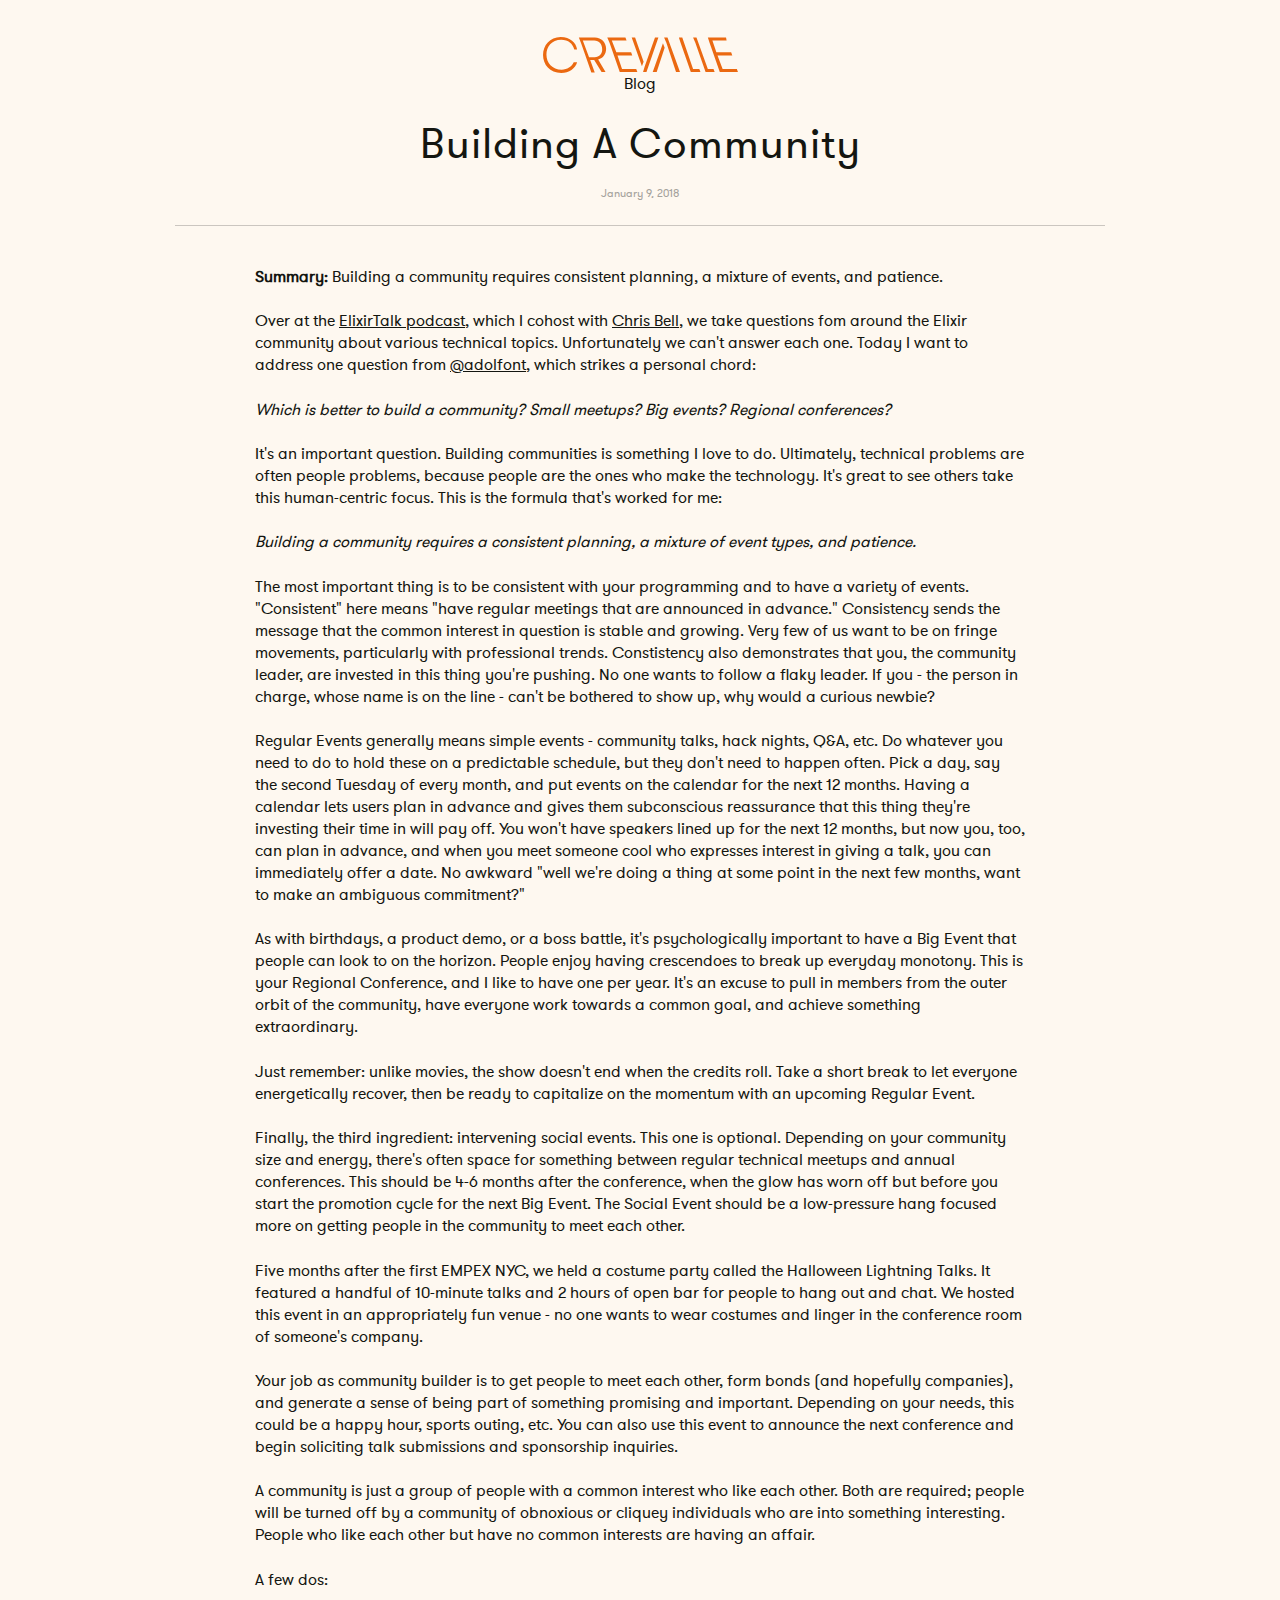
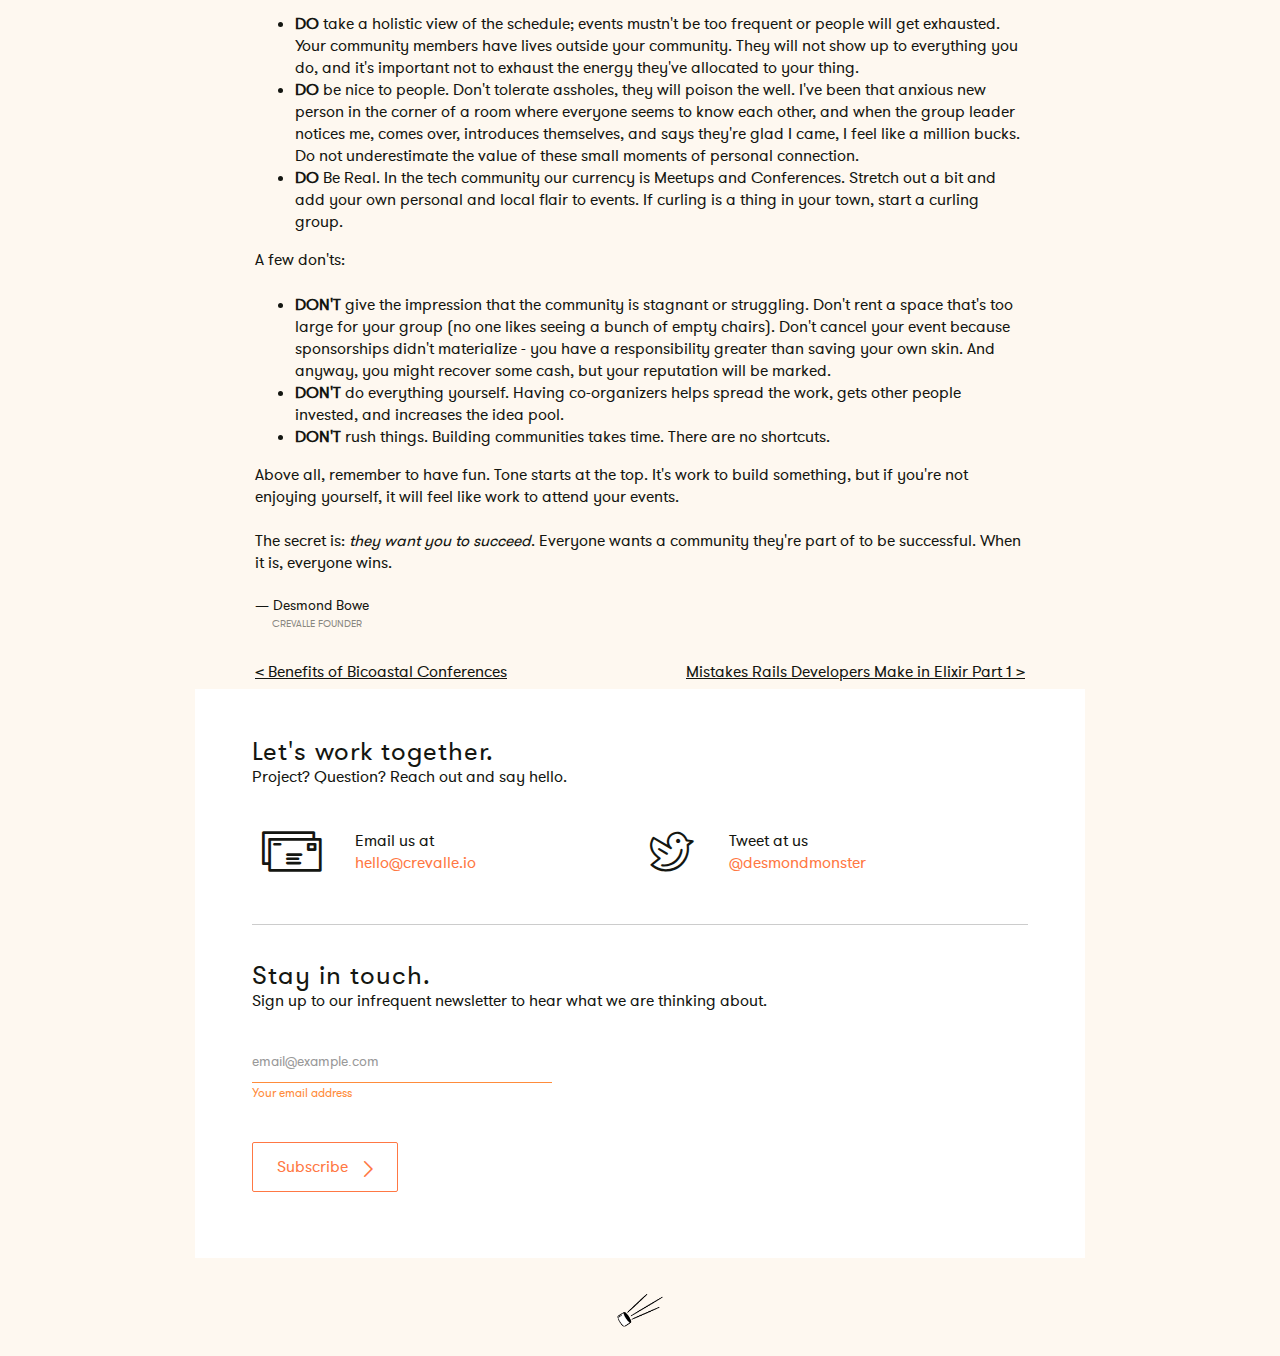
<file: building-a-community.html>
<!DOCTYPE html>
<html>
<head>
  <meta charset="utf-8">
  <meta name="viewport" content="width=device-width, initial-scale=1.0">

  <link rel="apple-touch-icon" sizes="57x57" href="favicons/apple-icon-57x57.png">
  <link rel="apple-touch-icon" sizes="60x60" href="favicons/apple-icon-60x60.png">
  <link rel="apple-touch-icon" sizes="72x72" href="favicons/apple-icon-72x72.png">
  <link rel="apple-touch-icon" sizes="76x76" href="favicons/apple-icon-76x76.png">
  <link rel="apple-touch-icon" sizes="114x114" href="favicons/apple-icon-114x114.png">
  <link rel="apple-touch-icon" sizes="120x120" href="favicons/apple-icon-120x120.png">
  <link rel="apple-touch-icon" sizes="144x144" href="favicons/apple-icon-144x144.png">
  <link rel="apple-touch-icon" sizes="152x152" href="favicons/apple-icon-152x152.png">
  <link rel="apple-touch-icon" sizes="180x180" href="favicons/apple-icon-180x180.png">
  <link rel="icon" type="image/png" sizes="192x192"  href="favicons/android-icon-192x192.png">
  <link rel="icon" type="image/png" sizes="32x32" href="favicons/favicon-32x32.png">
  <link rel="icon" type="image/png" sizes="96x96" href="favicons/favicon-96x96.png">
  <link rel="icon" type="image/png" sizes="16x16" href="favicons/favicon-16x16.png">
  <link rel="manifest" href="/manifest.json">
  <meta name="msapplication-TileColor" content="#ffffff">
  <meta name="msapplication-TileImage" content="favicons/ms-icon-144x144.png">

  <meta name="twitter:card" content="summary" />
  <meta name="twitter:site" content="@desmondmonster" />
  <meta name="twitter:title" content="Building A Community - Crevalle" />
  <meta name="twitter:description" content="Building a community requires consistent planning, a mixture of events, and patience." />
  <meta name="twitter:image" content="images/logo.svg" />

  <meta property="og:url"         content="http://crevalle.io/building-a-community.html" />
  <meta property="og:type"         content="website" />
  <meta property="og:title"       content="Building A Community - Crevalle" />
  <meta property="article:author" content="https://www.linkedin.com/in/desmondbowe" />
  <meta property="og:description" content="Building a community requires consistent planning, a mixture of events, and patience." />
  <meta property="og:image" content="images/logo.svg"/>
  <title>Building A Community - Crevalle</title>
  <link media="all" rel="stylesheet" href="css/main.css">
  <!-- required stylesheets and scripts -->
  <script type="text/javascript" src="http://ajax.googleapis.com/ajax/libs/jquery/1.11.2/jquery.min.js" defer></script>
  <script type="text/javascript">window.jQuery || document.write('<script src="js/jquery-1.11.2.min.js"><\/script>')</script>
  <script type="text/javascript" src="js/jquery.main.js" defer></script>
</head>
<body>
  <div id="wrapper">
    <header id="header">
      <div class="container">
        <div class="logo">
          <a href="#"><img src="images/logo.svg" width="95" height="21" alt="CREVALLE"></a>
        </div>
        <div class="link-holder">
          <span>Building A Community</span>
        </div>
      </div>
    </header>
    <main id="main" role="main">
      <div class="container">
        <section class="intro-section show-header">
          <div class="big-logo">
            <a href="index.html">
              <img src="images/logo.svg" width="195" height="186" alt="CREVALLE WORLD WIDE WEB SERVICES LOS ANGELES, CALIFORNIA">
            </a>
            <p>Blog</p>
          </div>
          <strong class="big-title">Building A Community</strong>
          <time class="custom-time" datetime="2018-01-09">January 9, 2018</time>
        </section>
        <hr class="range">
        <div class="sample-text">
          <p><strong>Summary:</strong> Building a community requires consistent planning, a mixture of events, and patience.</p>

          <p>Over at the <a href="https://soundcloud.com/elixirtalk" target="_blank">ElixirTalk podcast</a>, which I cohost with <a href="https://twitter.com/cjbell_" target="_blank">Chris Bell</a>, we take questions fom around the Elixir community about various technical topics.  Unfortunately we can't answer each one.  Today I want to address one question from <a href="https://github.com/adolfont" target="_blank">@adolfont</a>, which strikes a personal chord:</p>
          <p><i>Which is better to build a community? Small meetups? Big events? Regional conferences?</i></p>
          <p>It's an important question.  Building communities is something I love to do.  Ultimately, technical problems are often people problems, because people are the ones who make the technology.  It's great to see others take this human-centric focus.  This is the formula that's worked for me:</p>
          <p><i>Building a community requires a consistent planning, a mixture of event types, and patience.</i></p>
          <p>The most important thing is to be consistent with your programming and to have a variety of events.  "Consistent" here means "have regular meetings that are announced in advance."  Consistency sends the message that the common interest in question is stable and growing.  Very few of us want to be on fringe movements, particularly with professional trends.  Constistency also demonstrates that you, the community leader, are invested in this thing you're pushing.  No one wants to follow a flaky leader.  If you - the person in charge, whose name is on the line - can't be bothered to show up, why would a curious newbie?</p>
          <p>Regular Events generally means simple events - community talks, hack nights, Q&A, etc.  Do whatever you need to do to hold these on a predictable schedule, but they don't need to happen often.  Pick a day, say the second Tuesday of every month, and put events on the calendar for the next 12 months.  Having a calendar lets users plan in advance and gives them subconscious reassurance that this thing they're investing their time in will pay off.  You won't have speakers lined up for the next 12 months, but now you, too, can plan in advance, and when you meet someone cool who expresses interest in giving a talk, you can immediately offer a date.  No awkward "well we're doing a thing at some point in the next few months, want to make an ambiguous commitment?"</p>
          <p>As with birthdays, a product demo, or a boss battle, it's psychologically important to have a Big Event that people can look to on the horizon.  People enjoy having crescendoes to break up everyday monotony.  This is your Regional Conference, and I like to have one per year.  It's an excuse to pull in members from the outer orbit of the community, have everyone work towards a common goal, and achieve something extraordinary.</p>
          <p>Just remember: unlike movies, the show doesn't end when the credits roll.  Take a short break to let everyone energetically recover, then be ready to capitalize on the momentum with an upcoming Regular Event.</p>
          <p>Finally, the third ingredient: intervening social events.  This one is optional.  Depending on your community size and energy, there's often space for something between regular technical meetups and annual conferences.  This should be 4-6 months after the conference, when the glow has worn off but before you start the promotion cycle for the next Big Event.  The Social Event should be a low-pressure hang focused more on getting people in the community to meet each other.</p>
          <p>Five months after the first EMPEX NYC, we held a costume party called the Halloween Lightning Talks.  It featured a handful of 10-minute talks and 2 hours of open bar for people to hang out and chat.  We hosted this event in an appropriately fun venue - no one wants to wear costumes and linger in the conference room of someone's company.</p>
          <p>Your job as community builder is to get people to meet each other, form bonds (and hopefully companies), and generate a sense of being part of something promising and important.  Depending on your needs, this could be a happy hour, sports outing, etc.  You can also use this event to announce the next conference and begin soliciting talk submissions and sponsorship inquiries.</p>
          <p>A community is just a group of people with a common interest who like each other.  Both are required; people will be turned off by a community of obnoxious or cliquey individuals who are into something interesting.  People who like each other but have no common interests are having an affair.</p>

          <p>A few dos:</p>
          <ul>
            <li><strong>DO</strong> take a holistic view of the schedule; events mustn't be too frequent or people will get exhausted.  Your community members have lives outside your community.  They will not show up to everything you do, and it's important not to exhaust the energy they've allocated to your thing.</li>
            <li><strong>DO</strong> be nice to people.  Don't tolerate assholes, they will poison the well.  I've been that anxious new person in the corner of a room where everyone seems to know each other, and when the group leader notices me, comes over, introduces themselves, and says they're glad I came, I feel like a million bucks.  Do not underestimate the value of these small moments of personal connection.</li>
            <li><strong>DO</strong> Be Real.  In the tech community our currency is Meetups and Conferences.  Stretch out a bit and add your own personal and local flair to events.  If curling is a thing in your town, start a curling group.</li>
          </ul>

          <p>A few don'ts:</p>

          <ul>
            <li><strong>DON'T</strong> give the impression that the community is stagnant or struggling.  Don't rent a space that's too large for your group (no one likes seeing a bunch of empty chairs).  Don't cancel your event because sponsorships didn't materialize - you have a responsibility greater than saving your own skin.  And anyway, you might recover some cash, but your reputation will be marked.</li>
            <li><strong>DON'T</strong> do everything yourself.  Having co-organizers helps spread the work, gets other people invested, and increases the idea pool.</li>
            <li><strong>DON'T</strong> rush things.  Building communities takes time.  There are no shortcuts.</li>
          </ul>

          <p>Above all, remember to have fun.  Tone starts at the top.  It's work to build something, but if you're not enjoying yourself, it will feel like work to attend your events.</p>
          <p>The secret is: <i>they want you to succeed</i>.  Everyone wants a community they're part of to be successful.  When it is, everyone wins.</p>

          <div class="author-holder">
            <a class="name" href="mailto:desmond@crevalle.io">— Desmond Bowe</a>
            <strong class="position">Crevalle founder</strong>
          </div>

          <div class="links">
            <div class="prev">
              <a href="benefits-of-bicoastal-conferences.html" class="animated anchor">&lt Benefits of Bicoastal Conferences</a>
            </div>
            <div class="next">
              <a href="mistakes-rails-developers-make-in-phoenix-pt-1-background-jobs.html" class="animated anchor">Mistakes Rails Developers Make in Elixir Part 1 &gt</a>
            </div>
          </div>
        </div>
        <div class="tile-holder">
          <section class="section-contact">
            <div class="sub-section">
              <div class="title-box">
                <strong class="h1">Let's work together.</strong>
                <p>Project? Question? Reach out and say hello.</p>
              </div>
              <ul class="social-networks">
                <li>
                  <a href="mailto:&#104;&#101;&#108;&#108;&#111;&#064;&#099;&#114;&#101;&#118;&#097;&#108;&#108;&#101;&#046;&#105;&#111;">
                    <i class="icon-email"></i>
                    <div class="text-box">
                      <p>Email us at</p>
                      <span class="sub-link">&#104;&#101;&#108;&#108;&#111;&#064;&#099;&#114;&#101;&#118;&#097;&#108;&#108;&#101;&#046;&#105;&#111;</span>
                    </div>
                  </a>
                </li>
                <li>
                  <a href="#">
                    <i class="icon-twetter"></i>
                    <div class="text-box">
                      <p>Tweet at us</p>
                      <span class="sub-link">@desmondmonster</span>
                    </div>
                  </a>
                </li>
              </ul>
            </div>
            <div class="sub-section form-holder">
              <div class="title-box">
                <strong class="h1">Stay in touch.</strong>
                <p>Sign up to our infrequent newsletter to hear what we are thinking about.</p>
              </div>
              <form action="#" id="contact-form" class="contact-form">
                <div class="input-box">
                  <input type="email" placeholder="email@example.com" id="i1">
                  <label for="i1">Your email address</label>
                </div>
                <button type="submit">Subscribe <i class="icon-chevron-right"></i></button>
              </form>
            </div>
          </section>
        </div>
        <div class="list-bar">
          <a class="ico-link" href="index.html">
            <img src="images/transistor-rotated-small.png" width="50" alt="CREVALLE">
          </a>
        </div>
      </div>
    </main>
  </div>
    <script type="text/javascript">
      (function(i,s,o,g,r,a,m){i['GoogleAnalyticsObject']=r;i[r]=i[r]||function(){
      (i[r].q=i[r].q||[]).push(arguments)},i[r].l=1*new Date();a=s.createElement(o),
      m=s.getElementsByTagName(o)[0];a.async=1;a.src=g;m.parentNode.insertBefore(a,m)
      })(window,document,'script','//www.google-analytics.com/analytics.js','ga');
      ga('create', 'UA-58551961-1', 'auto');
      ga('send', 'pageview');
    </script>
</body>
</html>
</file>
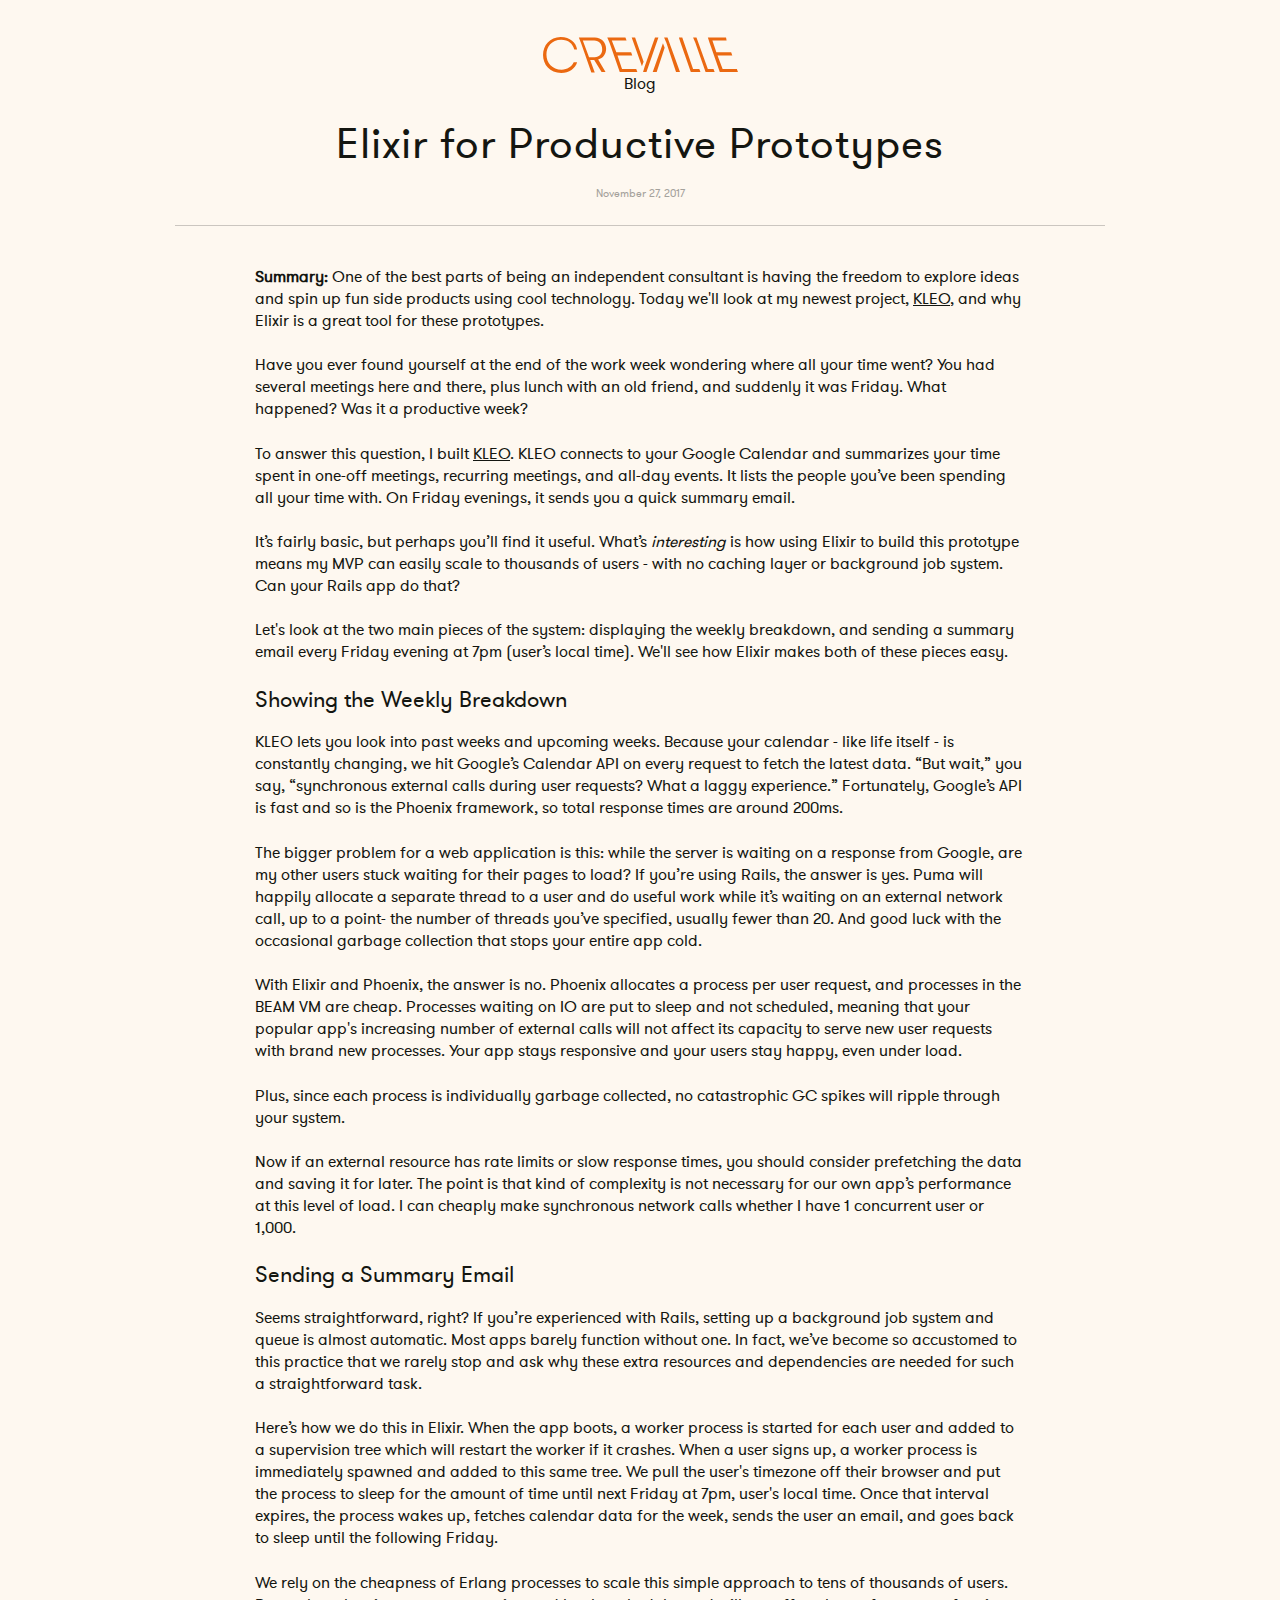
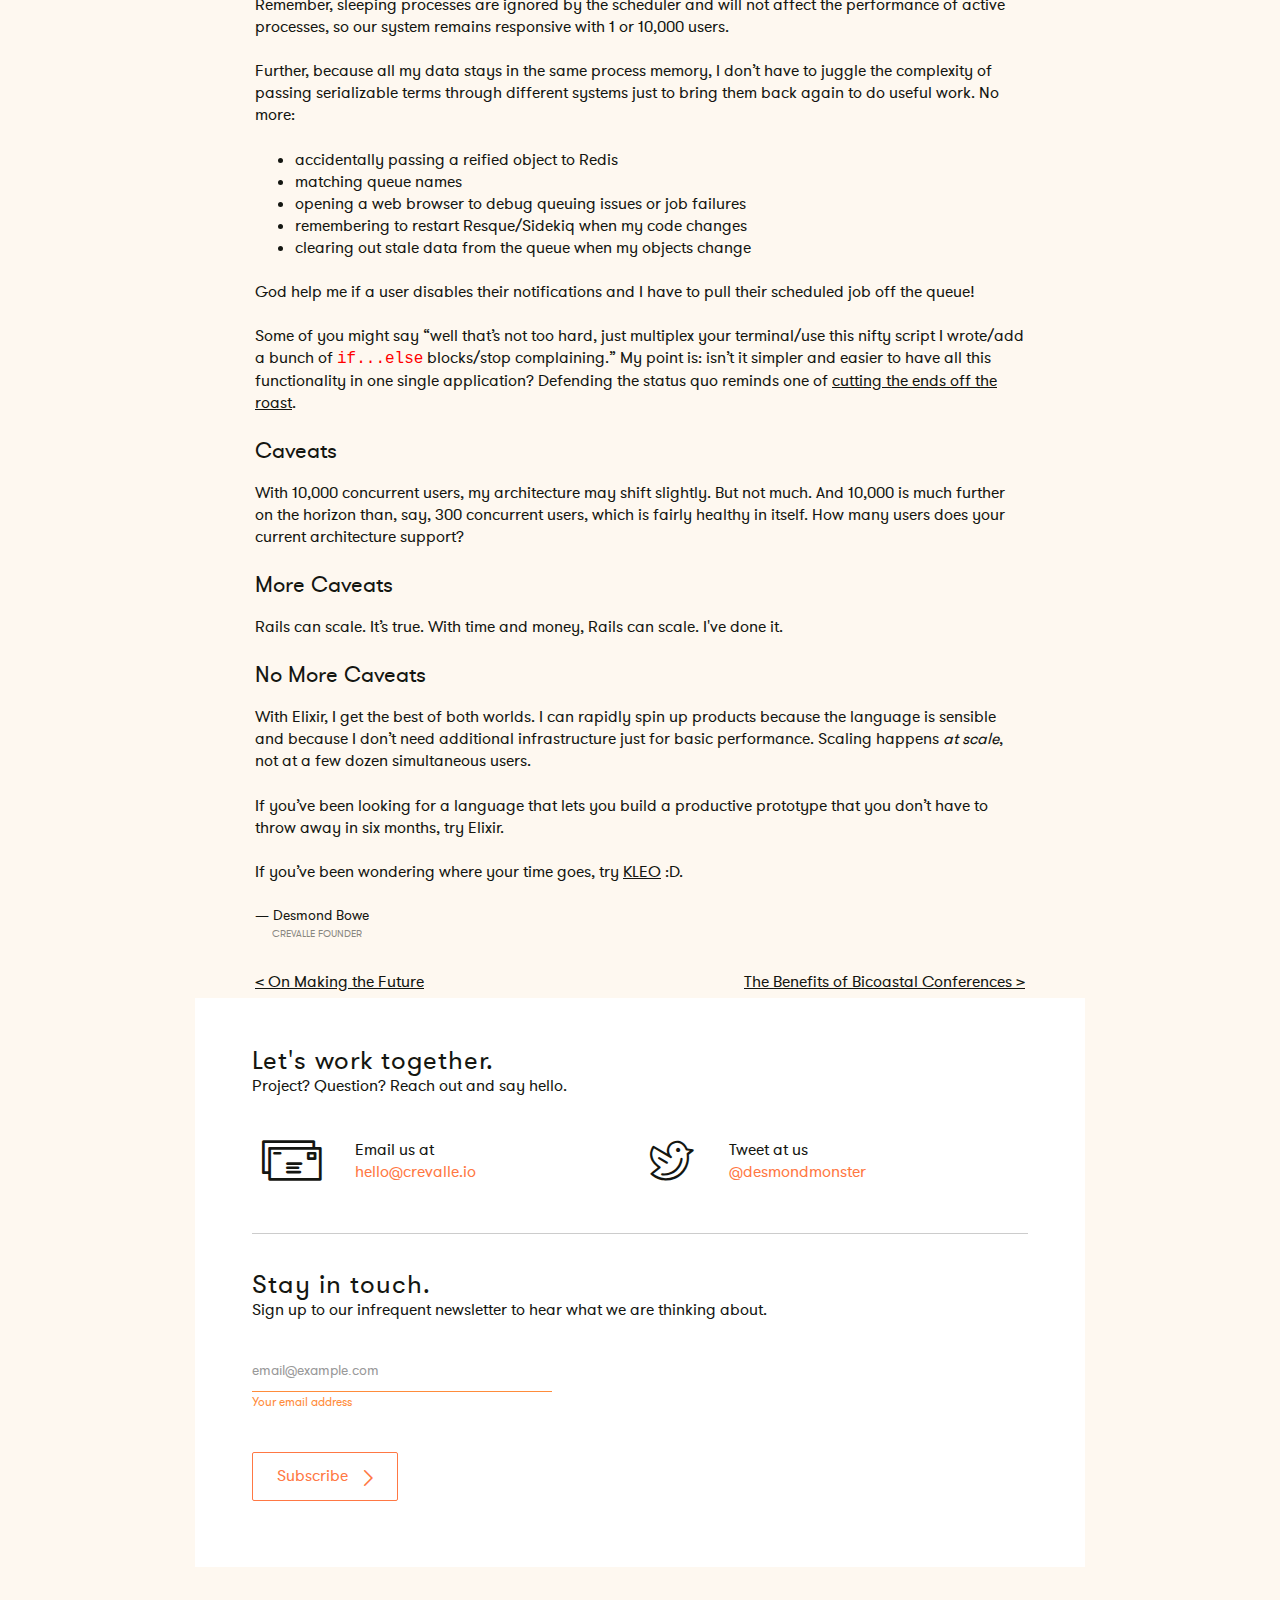
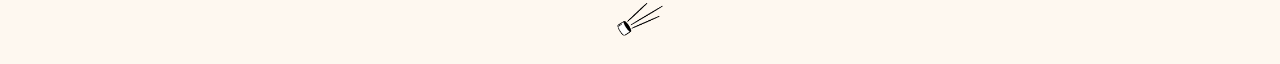
<file: elixir-for-productive-prototypes.html>
<!DOCTYPE html>
<html>
<head>
  <meta charset="utf-8">
  <meta name="viewport" content="width=device-width, initial-scale=1.0">

  <link rel="apple-touch-icon" sizes="57x57" href="favicons/apple-icon-57x57.png">
  <link rel="apple-touch-icon" sizes="60x60" href="favicons/apple-icon-60x60.png">
  <link rel="apple-touch-icon" sizes="72x72" href="favicons/apple-icon-72x72.png">
  <link rel="apple-touch-icon" sizes="76x76" href="favicons/apple-icon-76x76.png">
  <link rel="apple-touch-icon" sizes="114x114" href="favicons/apple-icon-114x114.png">
  <link rel="apple-touch-icon" sizes="120x120" href="favicons/apple-icon-120x120.png">
  <link rel="apple-touch-icon" sizes="144x144" href="favicons/apple-icon-144x144.png">
  <link rel="apple-touch-icon" sizes="152x152" href="favicons/apple-icon-152x152.png">
  <link rel="apple-touch-icon" sizes="180x180" href="favicons/apple-icon-180x180.png">
  <link rel="icon" type="image/png" sizes="192x192"  href="favicons/android-icon-192x192.png">
  <link rel="icon" type="image/png" sizes="32x32" href="favicons/favicon-32x32.png">
  <link rel="icon" type="image/png" sizes="96x96" href="favicons/favicon-96x96.png">
  <link rel="icon" type="image/png" sizes="16x16" href="favicons/favicon-16x16.png">
  <link rel="manifest" href="/manifest.json">
  <meta name="msapplication-TileColor" content="#ffffff">
  <meta name="msapplication-TileImage" content="favicons/ms-icon-144x144.png">

  <meta name="twitter:card" content="summary" />
  <meta name="twitter:site" content="@desmondmonster" />
  <meta name="twitter:title" content="Elixir For Productive Prototypes - Crevalle" />
  <meta name="twitter:description" content="How Elixir helped me build a scalable prototype for KLEO, an app that summarizes your weekly meeting schedule." />
  <meta name="twitter:image" content="images/logo.svg" />

  <meta property="og:url"         content="http://crevalle.io/elixir-for-productive-prototypes.html" />
  <meta property="og:type"         content="website" />
  <meta property="og:title"       content="Elixir For Productive Prototypes - Crevalle" />
  <meta property="article:author" content="https://www.linkedin.com/in/desmondbowe" />
  <meta property="og:description" content="How Elixir helped me build a scalable prototype for KLEO, an app that summarizes your weekly meeting schedule." />
  <meta property="og:image" content="images/logo.svg"/>
  <title>Elixir for Productive Prototypes - Crevalle</title>
  <link media="all" rel="stylesheet" href="css/main.css">
  <!-- required stylesheets and scripts -->
  <script type="text/javascript" src="http://ajax.googleapis.com/ajax/libs/jquery/1.11.2/jquery.min.js" defer></script>
  <script type="text/javascript">window.jQuery || document.write('<script src="js/jquery-1.11.2.min.js"><\/script>')</script>
  <script type="text/javascript" src="js/jquery.main.js" defer></script>
</head>
<body>
  <div id="wrapper">
    <header id="header">
      <div class="container">
        <div class="logo">
          <a href="#"><img src="images/logo.svg" width="95" height="21" alt="CREVALLE"></a>
        </div>
        <div class="link-holder">
          <span>Elixir for Productive Prototypes</span>
        </div>
      </div>
    </header>
    <main id="main" role="main">
      <div class="container">
        <section class="intro-section show-header">
          <div class="big-logo">
            <a href="index.html">
              <img src="images/logo.svg" width="195" height="186" alt="CREVALLE WORLD WIDE WEB SERVICES LOS ANGELES, CALIFORNIA">
            </a>
            <p>Blog</p>
          </div>
          <strong class="big-title">Elixir for Productive Prototypes</strong>
          <time class="custom-time" datetime="2017-11-27">November 27, 2017</time>
        </section>
        <hr class="range">
        <div class="sample-text">
          <p><strong>Summary:</strong> One of the best parts of being an independent consultant is having the freedom to explore ideas and spin up fun side products using cool technology. Today we'll look at my newest project, <a href="https://kleo.crevalle.io" target="_blank">KLEO</a>, and why Elixir is a great tool for these prototypes.</p>
          <p>Have you ever found yourself at the end of the work week wondering where all your time went?  You had several meetings here and there, plus lunch with an old friend, and suddenly it was Friday.  What happened?  Was it a productive week?</p>
          <p>To answer this question, I built <a href="https://kleo.crevalle.io" target="_blank">KLEO</a>.  KLEO connects to your Google Calendar and summarizes your time spent in one-off meetings, recurring meetings, and all-day events.  It lists the people you’ve been spending all your time with.  On Friday evenings, it sends you a quick summary email.</p>
          <p>It’s fairly basic, but perhaps you’ll find it useful.  What’s <i>interesting</i> is how using Elixir to build this prototype means my MVP can easily scale to thousands of users - with no caching layer or background job system.  Can your Rails app do that?</p>
          <p>Let's look at the two main pieces of the system: displaying the weekly breakdown, and sending a summary email every Friday evening at 7pm (user’s local time).  We'll see how Elixir makes both of these pieces easy.</p>
          <h3>Showing the Weekly Breakdown</h3>
          <p>KLEO lets you look into past weeks and upcoming weeks.  Because your calendar - like life itself - is constantly changing, we hit Google’s Calendar API on every request to fetch the latest data.  “But wait,” you say, “synchronous external calls during user requests?  What a laggy experience.”  Fortunately, Google’s API is fast and so is the Phoenix framework, so total response times are around 200ms.</p>
          <p>The bigger problem for a web application is this: while the server is waiting on a response from Google, are my other users stuck waiting for their pages to load? If you’re using Rails, the answer is yes.  Puma will happily allocate a separate thread to a user and do useful work while it’s waiting on an external network call, up to a point- the number of threads you’ve specified, usually fewer than 20.  And good luck with the occasional garbage collection that stops your entire app cold.</p>
          <p>With Elixir and Phoenix, the answer is no.  Phoenix allocates a process per user request, and processes in the BEAM VM are cheap.  Processes waiting on IO are put to sleep and not scheduled, meaning that your popular app's increasing number of external calls will not affect its capacity to serve new user requests with brand new processes.  Your app stays responsive and your users stay happy, even under load.
          <p>Plus, since each process is individually garbage collected, no catastrophic GC spikes will ripple through your system.</p>
          <p>Now if an external resource has rate limits or slow response times, you should consider prefetching the data and saving it for later.  The point is that kind of complexity is not necessary for our own app’s performance at this level of load.  I can cheaply make synchronous network calls whether I have 1 concurrent user or 1,000.</p>
          <h3>Sending a Summary Email</h3>
          <p>Seems straightforward, right?  If you’re experienced with Rails, setting up a background job system and queue is almost automatic. Most apps barely function without one.  In fact, we’ve become so accustomed to this practice that we rarely stop and ask why these extra resources and dependencies are needed for such a straightforward task.</p>
          <p>Here’s how we do this in Elixir.  When the app boots, a worker process is started for each user and added to a supervision tree which will restart the worker if it crashes.  When a user signs up, a worker process is immediately spawned and added to this same tree.  We pull the user's timezone off their browser and put the process to sleep for the amount of time until next Friday at 7pm, user's local time.  Once that interval expires, the process wakes up, fetches calendar data for the week, sends the user an email, and goes back to sleep until the following Friday.</p>
          <p>We rely on the cheapness of Erlang processes to scale this simple approach to tens of thousands of users.  Remember, sleeping processes are ignored by the scheduler and will not affect the performance of active processes, so our system remains responsive with 1 or 10,000 users.</p>
          <p>Further, because all my data stays in the same process memory, I don’t have to juggle the complexity of passing serializable terms through different systems just to bring them back again to do useful work.  No more: <ul><li>accidentally passing a reified object to Redis</li><li>matching queue names</li><li>opening a web browser to debug queuing issues or job failures</li><li>remembering to restart Resque/Sidekiq when my code changes</li><li>clearing out stale data from the queue when my objects change</li></ul></p>
          <p>God help me if a user disables their notifications and I have to pull their scheduled job off the queue!</p>
          <p>Some of you might say “well that’s not too hard, just multiplex your terminal/use this nifty script I wrote/add a bunch of <code>if...else</code> blocks/stop complaining.”  My point is: isn’t it simpler and easier to have all this functionality in one single application?  Defending the status quo reminds one of <a href="https://www.snopes.com/weddings/newlywed/secret.asp" target="_blank">cutting the ends off the roast</a>.</p>
          <h3>Caveats</h3>
          <p>With 10,000 concurrent users, my architecture may shift slightly.  But not much.  And 10,000 is much further on the horizon than, say, 300 concurrent users, which is fairly healthy in itself.  How many users does your current architecture support?</p>
          <h3>More Caveats</h3>
          <p>Rails can scale.  It’s true.  With time and money, Rails can scale.  I've done it.</p>
          <h3>No More Caveats</h3>
          <p>With Elixir, I get the best of both worlds.  I can rapidly spin up products because the language is sensible and because I don’t need additional infrastructure just for basic performance.  Scaling happens <i>at scale</i>, not at a few dozen simultaneous users.</p>
          <p>If you’ve been looking for a language that lets you build a productive prototype that you don’t have to throw away in six months, try Elixir.</p>
          <p>If you’ve been wondering where your time goes, try <a href="https://kleo.crevalle.io" target="_blank">KLEO</a> :D.</p>

          <div class="author-holder">
            <a class="name" href="mailto:desmond@crevalle.io">— Desmond Bowe</a>
            <strong class="position">Crevalle founder</strong>
          </div>

          <div class="links">
            <div class="prev">
              <a href="on-making-the-future.html" class="animated anchor">&lt On Making the Future</a>
            </div>
            <div class="next">
              <a href="benefits-of-bicoastal-conferences.html" class="animated anchor">The Benefits of Bicoastal Conferences &gt</a>
            </div>
          </div>
        </div>
        <div class="tile-holder">
          <section class="section-contact">
            <div class="sub-section">
              <div class="title-box">
                <strong class="h1">Let's work together.</strong>
                <p>Project? Question? Reach out and say hello.</p>
              </div>
              <ul class="social-networks">
                <li>
                  <a href="mailto:&#104;&#101;&#108;&#108;&#111;&#064;&#099;&#114;&#101;&#118;&#097;&#108;&#108;&#101;&#046;&#105;&#111;">
                    <i class="icon-email"></i>
                    <div class="text-box">
                      <p>Email us at</p>
                      <span class="sub-link">&#104;&#101;&#108;&#108;&#111;&#064;&#099;&#114;&#101;&#118;&#097;&#108;&#108;&#101;&#046;&#105;&#111;</span>
                    </div>
                  </a>
                </li>
                <li>
                  <a href="#">
                    <i class="icon-twetter"></i>
                    <div class="text-box">
                      <p>Tweet at us</p>
                      <span class="sub-link">@desmondmonster</span>
                    </div>
                  </a>
                </li>
              </ul>
            </div>
            <div class="sub-section form-holder">
              <div class="title-box">
                <strong class="h1">Stay in touch.</strong>
                <p>Sign up to our infrequent newsletter to hear what we are thinking about.</p>
              </div>
              <form action="#" id="contact-form" class="contact-form">
                <div class="input-box">
                  <input type="email" placeholder="email@example.com" id="i1">
                  <label for="i1">Your email address</label>
                </div>
                <button type="submit">Subscribe <i class="icon-chevron-right"></i></button>
              </form>
            </div>
          </section>
        </div>
        <div class="list-bar">
          <a class="ico-link" href="index.html">
            <img src="images/transistor-rotated-small.png" width="50" alt="CREVALLE">
          </a>
        </div>
      </div>
    </main>
  </div>
    <script type="text/javascript">
      (function(i,s,o,g,r,a,m){i['GoogleAnalyticsObject']=r;i[r]=i[r]||function(){
      (i[r].q=i[r].q||[]).push(arguments)},i[r].l=1*new Date();a=s.createElement(o),
      m=s.getElementsByTagName(o)[0];a.async=1;a.src=g;m.parentNode.insertBefore(a,m)
      })(window,document,'script','//www.google-analytics.com/analytics.js','ga');
      ga('create', 'UA-58551961-1', 'auto');
      ga('send', 'pageview');
    </script>
</body>
</html>
</file>
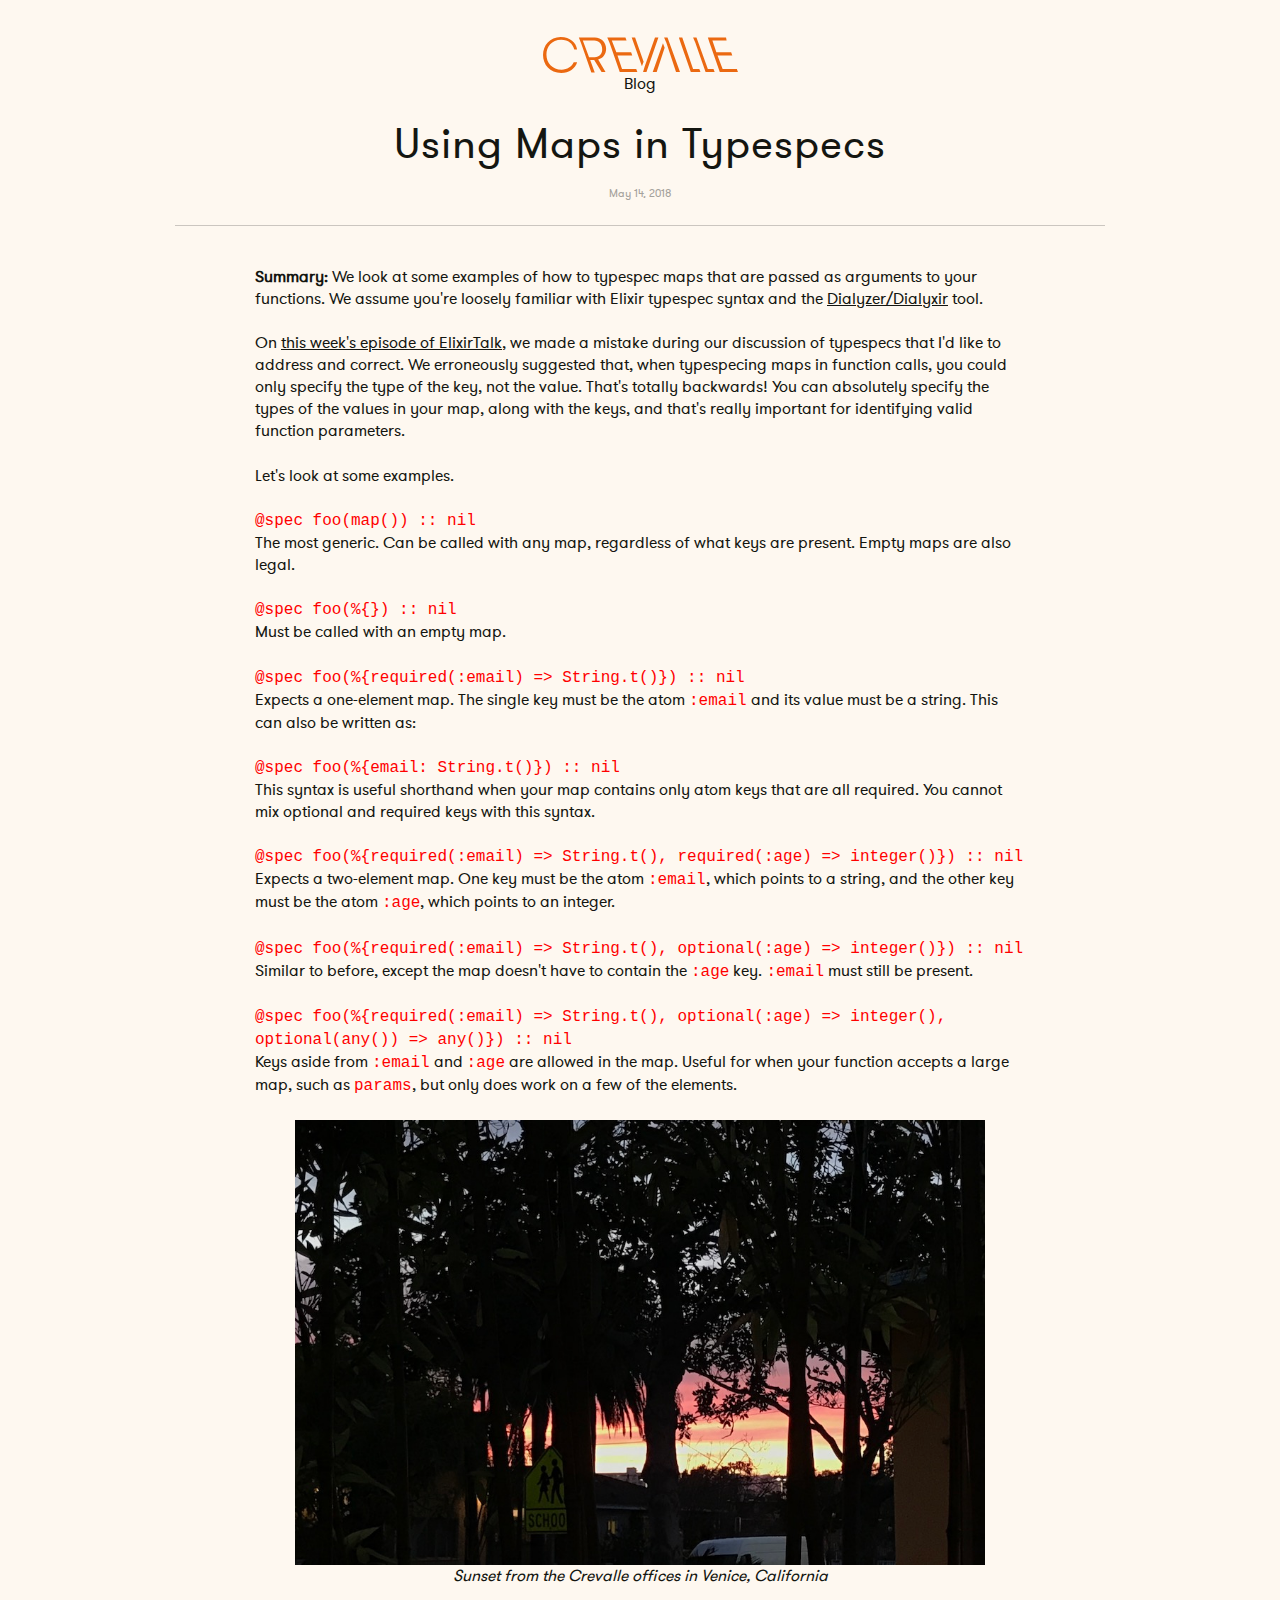
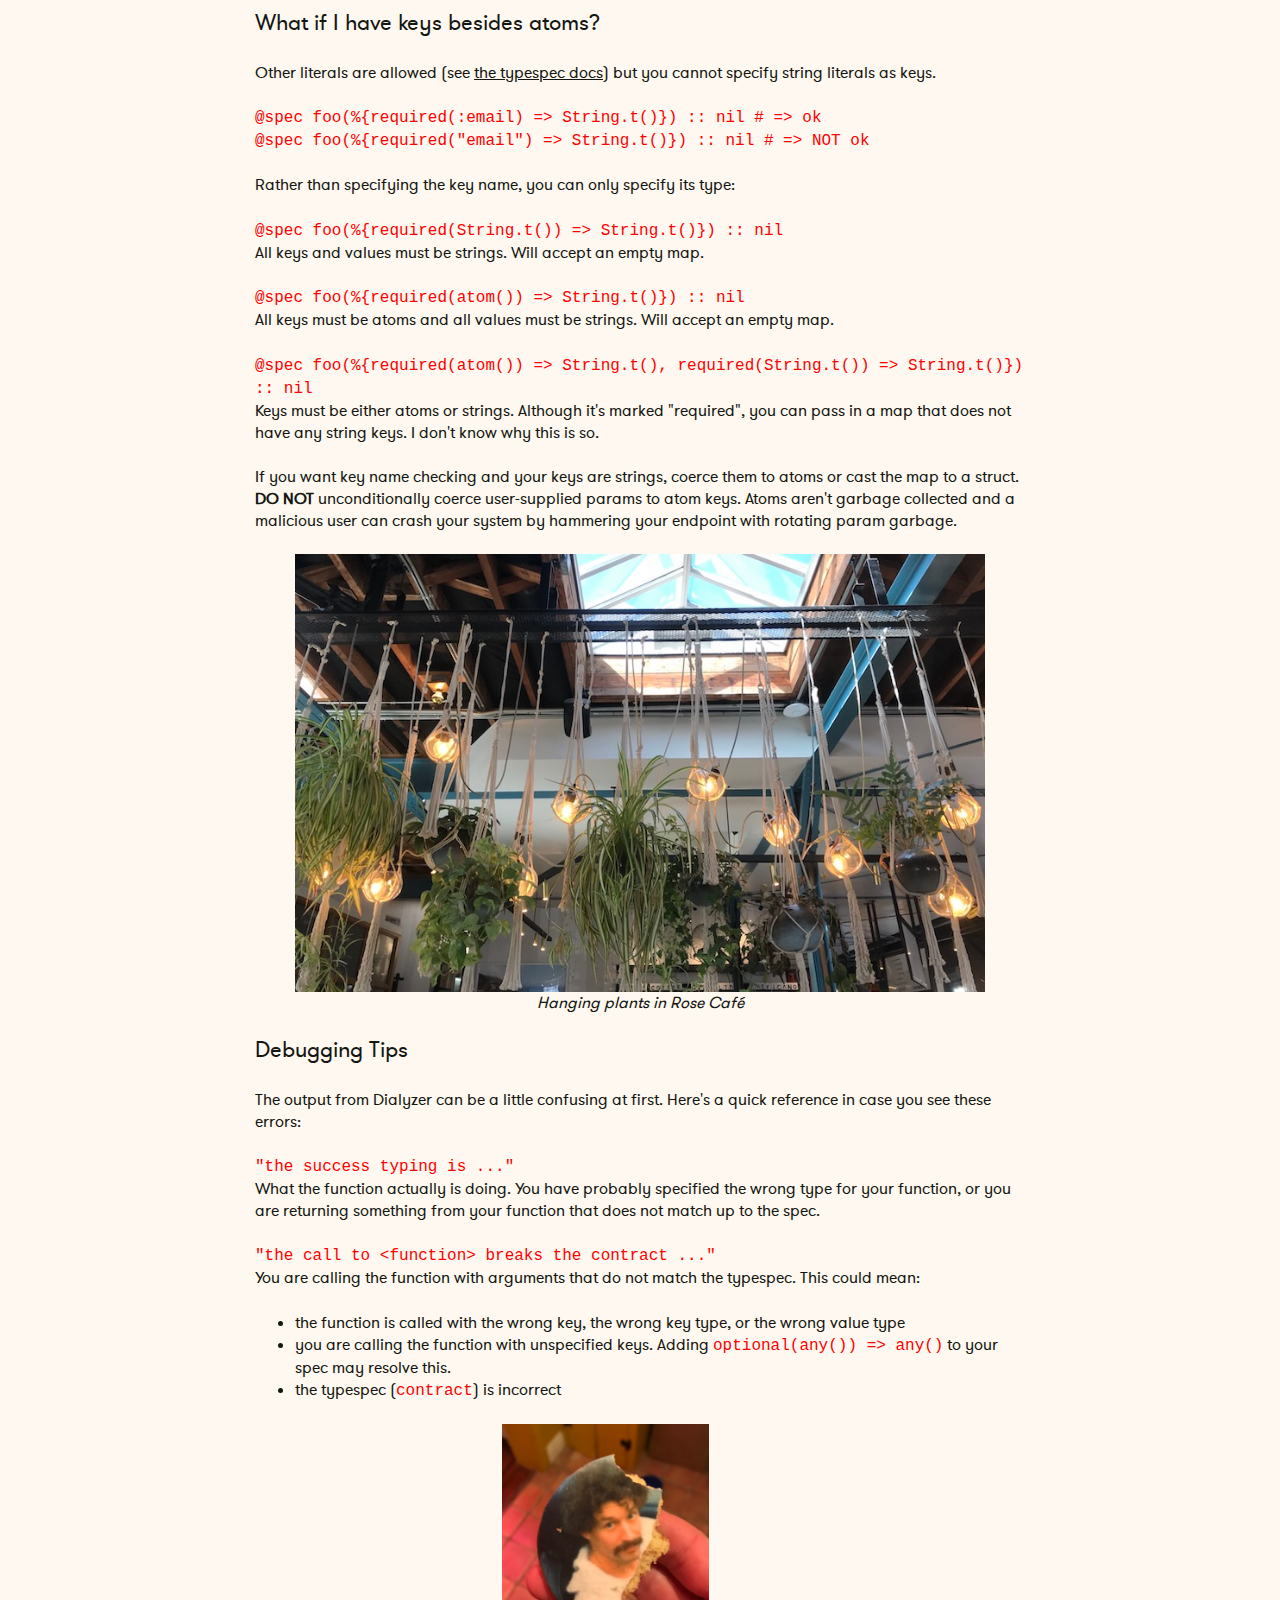
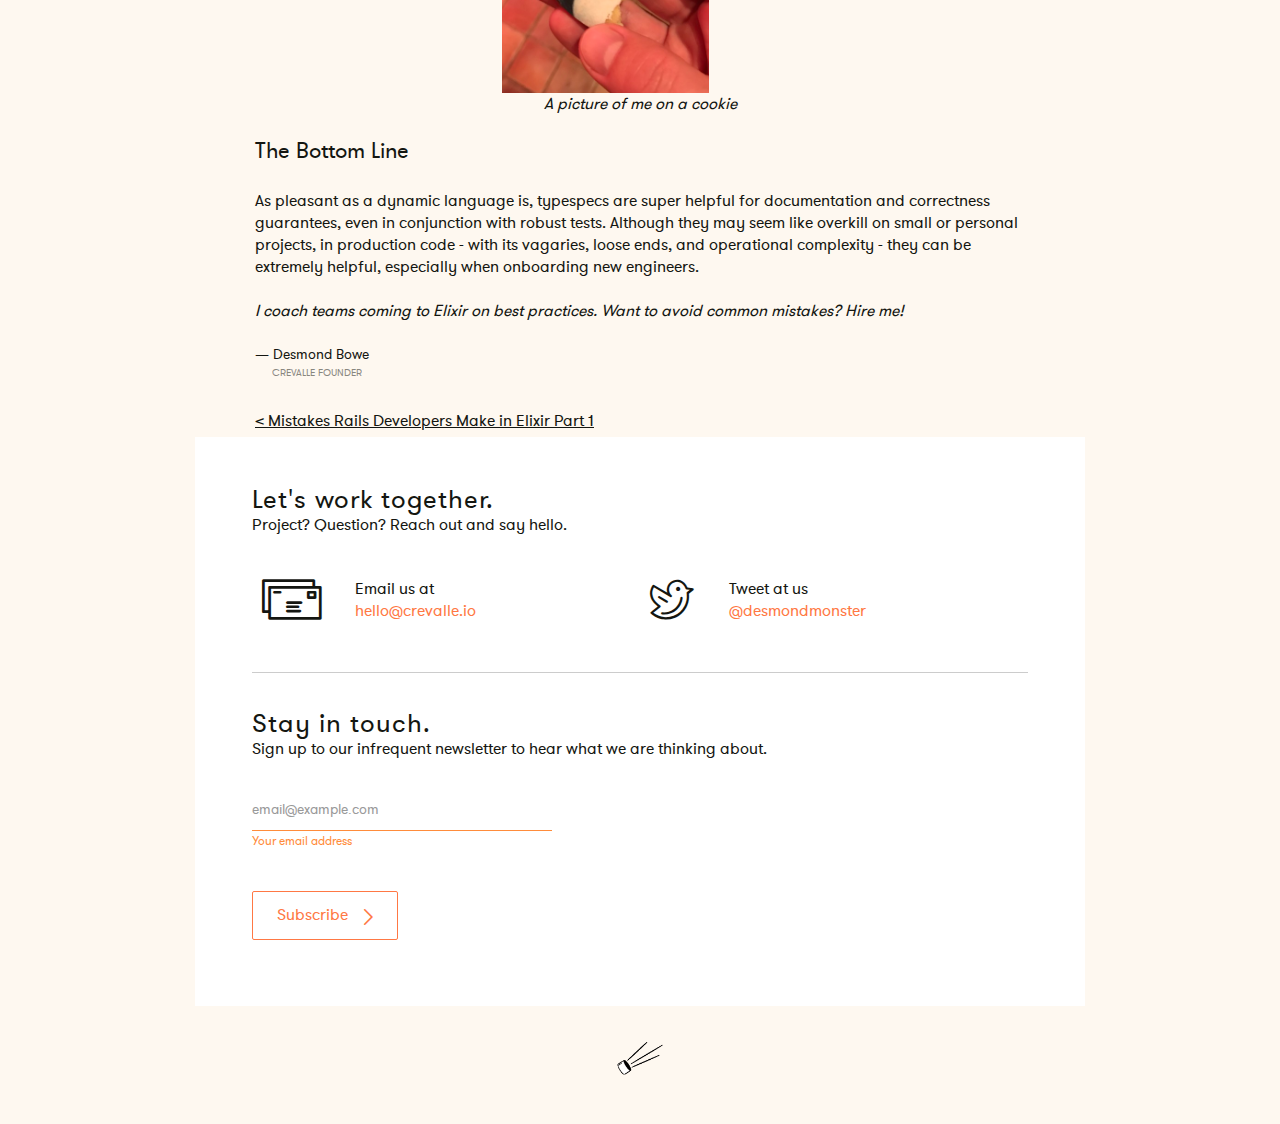
<file: maps-in-typespecs.html>
<!DOCTYPE html>
<html>
<head>
  <meta charset="utf-8">
  <meta name="viewport" content="width=device-width, initial-scale=1.0">

  <link rel="apple-touch-icon" sizes="57x57" href="favicons/apple-icon-57x57.png">
  <link rel="apple-touch-icon" sizes="60x60" href="favicons/apple-icon-60x60.png">
  <link rel="apple-touch-icon" sizes="72x72" href="favicons/apple-icon-72x72.png">
  <link rel="apple-touch-icon" sizes="76x76" href="favicons/apple-icon-76x76.png">
  <link rel="apple-touch-icon" sizes="114x114" href="favicons/apple-icon-114x114.png">
  <link rel="apple-touch-icon" sizes="120x120" href="favicons/apple-icon-120x120.png">
  <link rel="apple-touch-icon" sizes="144x144" href="favicons/apple-icon-144x144.png">
  <link rel="apple-touch-icon" sizes="152x152" href="favicons/apple-icon-152x152.png">
  <link rel="apple-touch-icon" sizes="180x180" href="favicons/apple-icon-180x180.png">
  <link rel="icon" type="image/png" sizes="192x192"  href="favicons/android-icon-192x192.png">
  <link rel="icon" type="image/png" sizes="32x32" href="favicons/favicon-32x32.png">
  <link rel="icon" type="image/png" sizes="96x96" href="favicons/favicon-96x96.png">
  <link rel="icon" type="image/png" sizes="16x16" href="favicons/favicon-16x16.png">
  <link rel="manifest" href="/manifest.json">
  <meta name="msapplication-TileColor" content="#ffffff">
  <meta name="msapplication-TileImage" content="favicons/ms-icon-144x144.png">

  <meta name="twitter:card" content="summary" />
  <meta name="twitter:site" content="@desmondmonster" />
  <meta name="twitter:title" content="Using Maps in Typespecs" />
  <meta name="twitter:description" content="We look at some examples of how to typespec maps that are passed as arguments to your functions.  We assume you're loosely familiar with Elixir typespec syntax and the Dialyzer/Dialyxir tool." />
  <meta name="twitter:image" content="images/logo.svg" />

  <meta property="og:url"         content="http://crevalle.io/mistakes-rails-developers-make-in-phoenix-pt-1-background-jobs.html" />
  <meta property="og:type"        content="website" />
  <meta property="og:title"       content="Using Maps in Typespecs" />
  <meta property="article:author" content="https://www.linkedin.com/in/desmondbowe" />
  <meta property="og:description" content="We look at some examples of how to typespec maps that are passed as arguments to your functions.  We assume you're loosely familiar with Elixir typespec syntax and the Dialyzer/Dialyxir tool." />
  <meta property="og:image" content="images/logo.svg"/>
  <title>Using Maps in Typespecs</title>
  <link media="all" rel="stylesheet" href="css/main.css">
  <!-- required stylesheets and scripts -->
  <script type="text/javascript" src="http://ajax.googleapis.com/ajax/libs/jquery/1.11.2/jquery.min.js" defer></script>
  <script type="text/javascript">window.jQuery || document.write('<script src="js/jquery-1.11.2.min.js"><\/script>')</script>
  <script type="text/javascript" src="js/jquery.main.js" defer></script>
</head>
<body>
  <div id="wrapper">
    <header id="header">
      <div class="container">
        <div class="logo">
          <a href="#"><img src="images/logo.svg" width="95" height="21" alt="CREVALLE" name="CREVALLE"></a>
        </div>
        <div class="link-holder">
          <span>Using Maps in Typespecs</span>
        </div>
      </div>
    </header>
    <main id="main" role="main">
      <div class="container">
        <section class="intro-section show-header">
          <div class="big-logo">
            <a href="index.html">
              <img src="images/logo.svg" width="195" height="186" alt="CREVALLE WORLD WIDE WEB SERVICES LOS ANGELES, CALIFORNIA" name="CREVALLE WORLD WIDE WEB SERVICES">
            </a>
            <p>Blog</p>
          </div>
          <strong class="big-title">Using Maps in Typespecs</strong>
          <time class="custom-time" datetime="2018-05-14">May 14, 2018</time>
        </section>
        <hr class="range">
        <!-- ARTICLE START -->
        <div class="sample-text">
          <p><strong>Summary: </strong>We look at some examples of how to typespec maps that are passed as arguments to your functions.  We assume you're loosely familiar with Elixir typespec syntax and the <a href="https://github.com/jeremyjh/dialyxir" target="_blank">Dialyzer/Dialyxir</a> tool.</p>

          <p>On <a href="https://soundcloud.com/elixirtalk/episode-113-typespecs-tests-hot-code-upgrades-and-empex" target="_blank">this week's episode of ElixirTalk</a>, we made a mistake during our discussion of typespecs that I'd like to address and correct.  We erroneously suggested that, when typespecing maps in function calls, you could only specify the type of the key, not the value.  That's totally backwards!  You can absolutely specify the types of the values in your map, along with the keys, and that's really important for identifying valid function parameters.</p>
          <p>Let's look at some examples.</p>
          <code> @spec foo(map()) :: nil </code>
          <p>The most generic. Can be called with any map, regardless of what keys are present.  Empty maps are also legal.</p>

          <code>@spec foo(%{}) :: nil</code>
          <p>Must be called with an empty map.</p>

          <code>@spec foo(%{required(:email) => String.t()}) :: nil</code>
          <p>Expects a one-element map.  The single key must be the atom <code>:email</code> and its value must be a string.  This can also be written as:</p>

          <code>@spec foo(%{email: String.t()}) :: nil</code>
          <p>This syntax is useful shorthand when your map contains only atom keys that are all required.  You cannot mix optional and required keys with this syntax.</p>

          <code>@spec foo(%{required(:email) => String.t(), required(:age) => integer()}) :: nil</code>
          <p>Expects a two-element map.  One key must be the atom <code>:email</code>, which points to a string, and the other key must be the atom <code>:age</code>, which points to an integer.</p>

          <code>@spec foo(%{required(:email) => String.t(), optional(:age) => integer()}) :: nil</code>
          <p>Similar to before, except the map doesn't have to contain the <code>:age</code> key.  <code>:email</code> must still be present.</p>

          <code>@spec foo(%{required(:email) => String.t(), optional(:age) => integer(), optional(any()) => any()}) :: nil</code>
          <p>Keys aside from <code>:email</code> and <code>:age</code> are allowed in the map.  Useful for when your function accepts a large map, such as <code>params</code>, but only does work on a few of the elements.</p>

          <p>
            <figure>
              <img src="images/blog/evening.jpg" alt="Spring Evening in Venice, California" name="Spring Evening in Venice, California">
              <figcaption>Sunset from the Crevalle offices in Venice, California</figcaption>
            </figure>
          </p>

          <p><h3>What if I have keys besides atoms?</h3></p>
          <p>
          Other literals are allowed (see <a href="https://github.com/elixir-lang/elixir/blob/master/lib/elixir/pages/Typespecs.md#literals" target="_blank">the typespec docs</a>) but you cannot specify string literals as keys.
          </p>
          <p>
          <code>
            @spec foo(%{required(:email) => String.t()}) :: nil  # => ok</br>
            @spec foo(%{required("email") => String.t()}) :: nil  # => NOT ok
          </code>
          </p>

          <p>Rather than specifying the key name, you can only specify its type:</p>
          <code>@spec foo(%{required(String.t()) => String.t()}) :: nil</code>
          <p>All keys and values must be strings.  Will accept an empty map.</p>

          <code>@spec foo(%{required(atom()) => String.t()}) :: nil</code>
          <p>All keys must be atoms and all values must be strings.  Will accept an empty map.</p>

          <code>@spec foo(%{required(atom()) => String.t(), required(String.t()) => String.t()}) :: nil</code>
          <p>Keys must be either atoms or strings.  Although it's marked "required", you can pass in a map that does not have any string keys.  I don't know why this is so.</p>

          <p>If you want key name checking and your keys are strings, coerce them to atoms or cast the map to a struct.  <strong>DO NOT</strong> unconditionally coerce user-supplied params to atom keys.  Atoms aren't garbage collected and a malicious user can crash your system by hammering your endpoint with rotating param garbage.</p>
          <p>
            <figure>
              <img src="images/blog/hanging-plants.jpg" alt="Hanging plants in Rose Café" name="Hanging plants in Rose Café">
              <figcaption>Hanging plants in Rose Café</figcaption>
            </figure>
          </p>

          <p><h3>Debugging Tips</h3></p>
          <p>The output from Dialyzer can be a little confusing at first.  Here's a quick reference in case you see these errors:</p>

          <code>"the success typing is ..."</code>
          <p>What the function actually is doing.  You have probably specified the wrong type for your function, or you are returning something from your function that does not match up to the spec.</p>

          <code>"the call to &lt;function&gt; breaks the contract ..."</code>
          <p>You are calling the function with arguments that do not match the typespec.  This could mean:
          <ul>
            <li>the function is called with the wrong key, the wrong key type, or the wrong value type</li>
            <li>you are calling the function with unspecified keys.  Adding <code>optional(any()) => any()</code> to your spec may resolve this.</li>
            <li>the typespec (<code>contract</code>) is incorrect</li>
          </ul>
          </p>

          <p>
            <figure>
              <img src="images/blog/cookie-me.jpg" alt="Me on a cookie" name="Me on a cookie" style="width:30%;margin-left:30%;">
              <figcaption>A picture of me on a cookie</figcaption>
            </figure>
          </p>

          <p><h3>The Bottom Line</h3></p>
          <p>As pleasant as a dynamic language is, typespecs are super helpful for documentation and correctness guarantees, even in conjunction with robust tests.  Although they may seem like overkill on small or personal projects, in production code - with its vagaries, loose ends, and operational complexity - they can be extremely helpful, especially when onboarding new engineers.</p>



          <p><i>I coach teams coming to Elixir on best practices.  Want to avoid common mistakes?  Hire me!</i></p>

          <div class="author-holder">
            <a class="name" href="mailto:desmond@crevalle.io">— Desmond Bowe</a>
            <strong class="position">Crevalle founder</strong>
          </div>

          <div class="links">
            <div class="prev">
              <a href="mistakes-rails-developers-make-in-phoenix-pt-1-background-jobs.html" class="animated anchor">&lt Mistakes Rails Developers Make in Elixir Part 1</a>
            </div>
          </div>
        </div>
        <div class="tile-holder">
          <section class="section-contact">
            <div class="sub-section">
              <div class="title-box">
                <strong class="h1">Let's work together.</strong>
                <p>Project? Question? Reach out and say hello.</p>
              </div>
              <ul class="social-networks">
                <li>
                  <a href="mailto:&#104;&#101;&#108;&#108;&#111;&#064;&#099;&#114;&#101;&#118;&#097;&#108;&#108;&#101;&#046;&#105;&#111;">
                    <i class="icon-email"></i>
                    <div class="text-box">
                      <p>Email us at</p>
                      <span class="sub-link">&#104;&#101;&#108;&#108;&#111;&#064;&#099;&#114;&#101;&#118;&#097;&#108;&#108;&#101;&#046;&#105;&#111;</span>
                    </div>
                  </a>
                </li>
                <li>
                  <a href="#">
                    <i class="icon-twetter"></i>
                    <div class="text-box">
                      <p>Tweet at us</p>
                      <span class="sub-link">@desmondmonster</span>
                    </div>
                  </a>
                </li>
              </ul>
            </div>
            <div class="sub-section form-holder">
              <div class="title-box">
                <strong class="h1">Stay in touch.</strong>
                <p>Sign up to our infrequent newsletter to hear what we are thinking about.</p>
              </div>
              <form action="#" id="contact-form" class="contact-form">
                <div class="input-box">
                  <input type="email" placeholder="email@example.com" id="i1">
                  <label for="i1">Your email address</label>
                </div>
                <button type="submit">Subscribe <i class="icon-chevron-right"></i></button>
              </form>
            </div>
          </section>
        </div>
        <div class="list-bar">
          <a class="ico-link" href="index.html">
            <img src="images/transistor-rotated-small.png" width="50" alt="CREVALLE">
          </a>
        </div>
      </div>
    </main>
  </div>
    <script type="text/javascript">
      (function(i,s,o,g,r,a,m){i['GoogleAnalyticsObject']=r;i[r]=i[r]||function(){
      (i[r].q=i[r].q||[]).push(arguments)},i[r].l=1*new Date();a=s.createElement(o),
      m=s.getElementsByTagName(o)[0];a.async=1;a.src=g;m.parentNode.insertBefore(a,m)
      })(window,document,'script','//www.google-analytics.com/analytics.js','ga');
      ga('create', 'UA-58551961-1', 'auto');
      ga('send', 'pageview');
    </script>
</body>
</html>
</file>
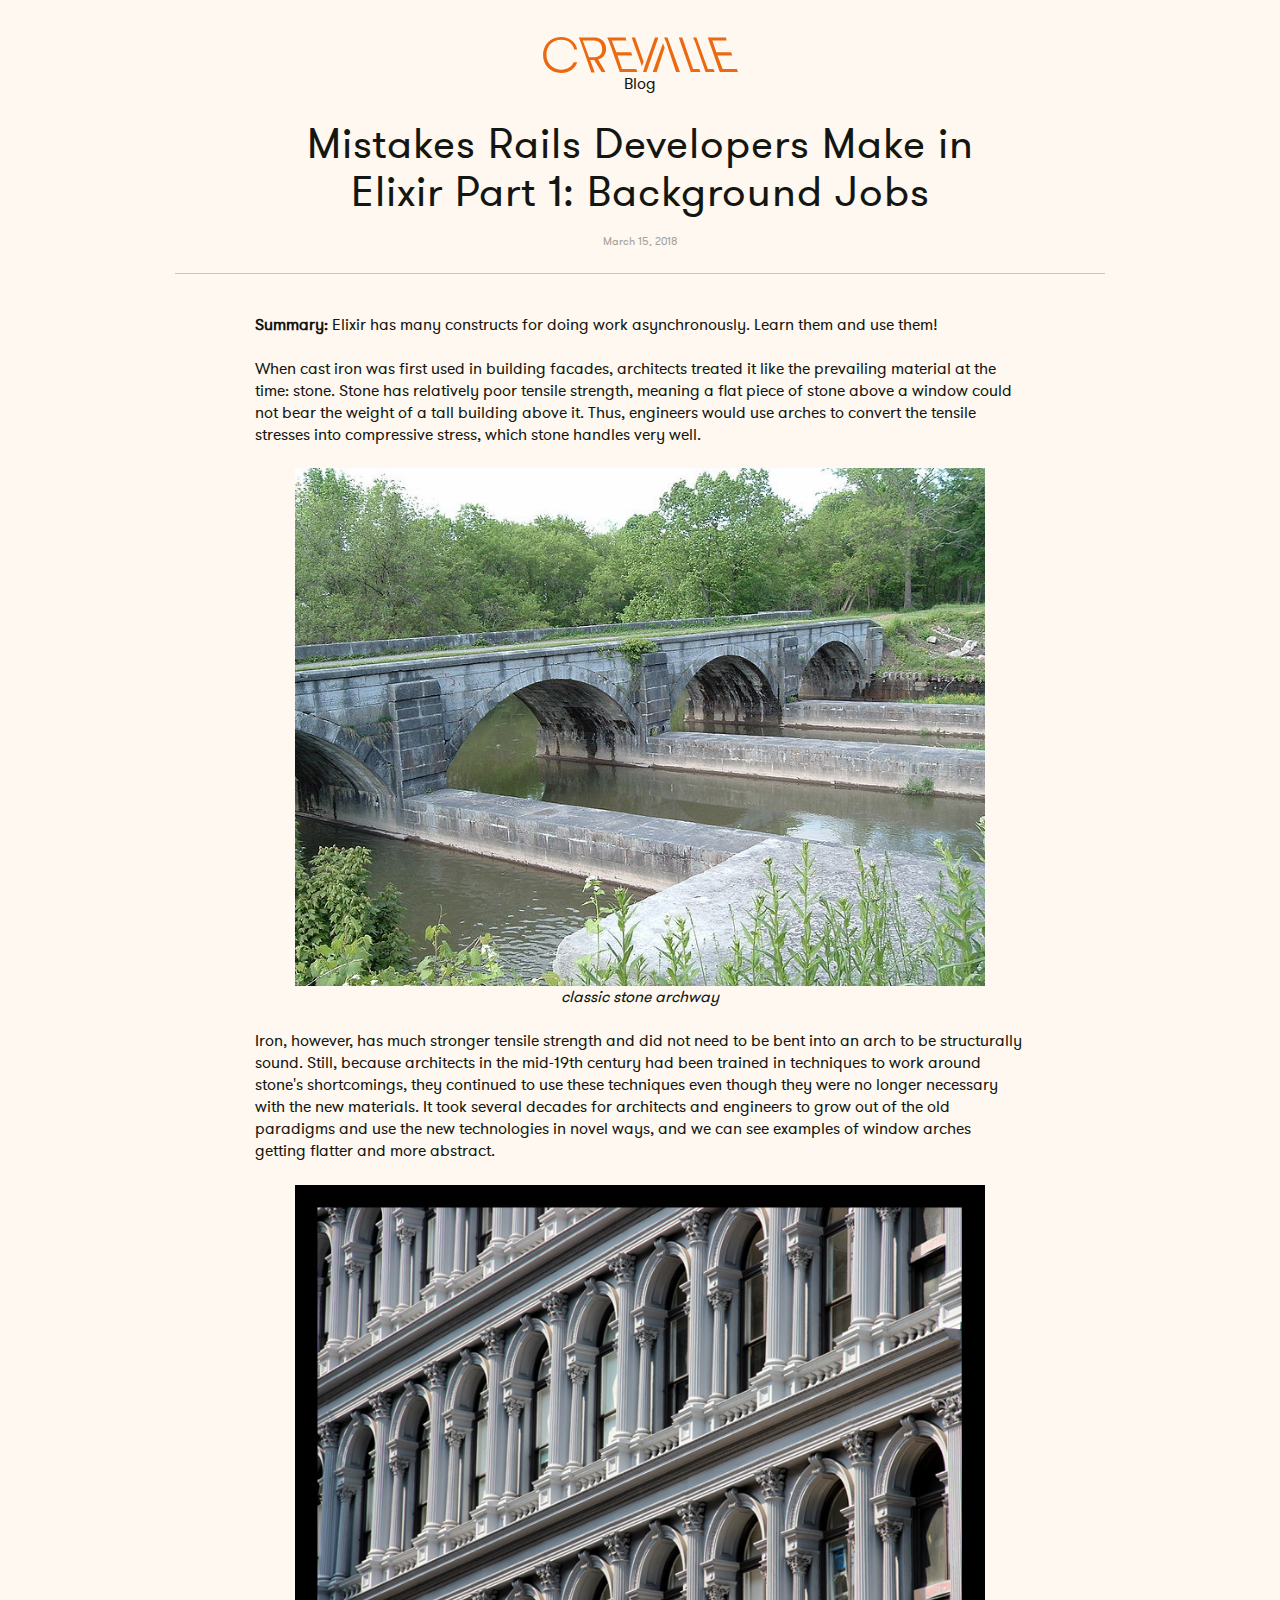
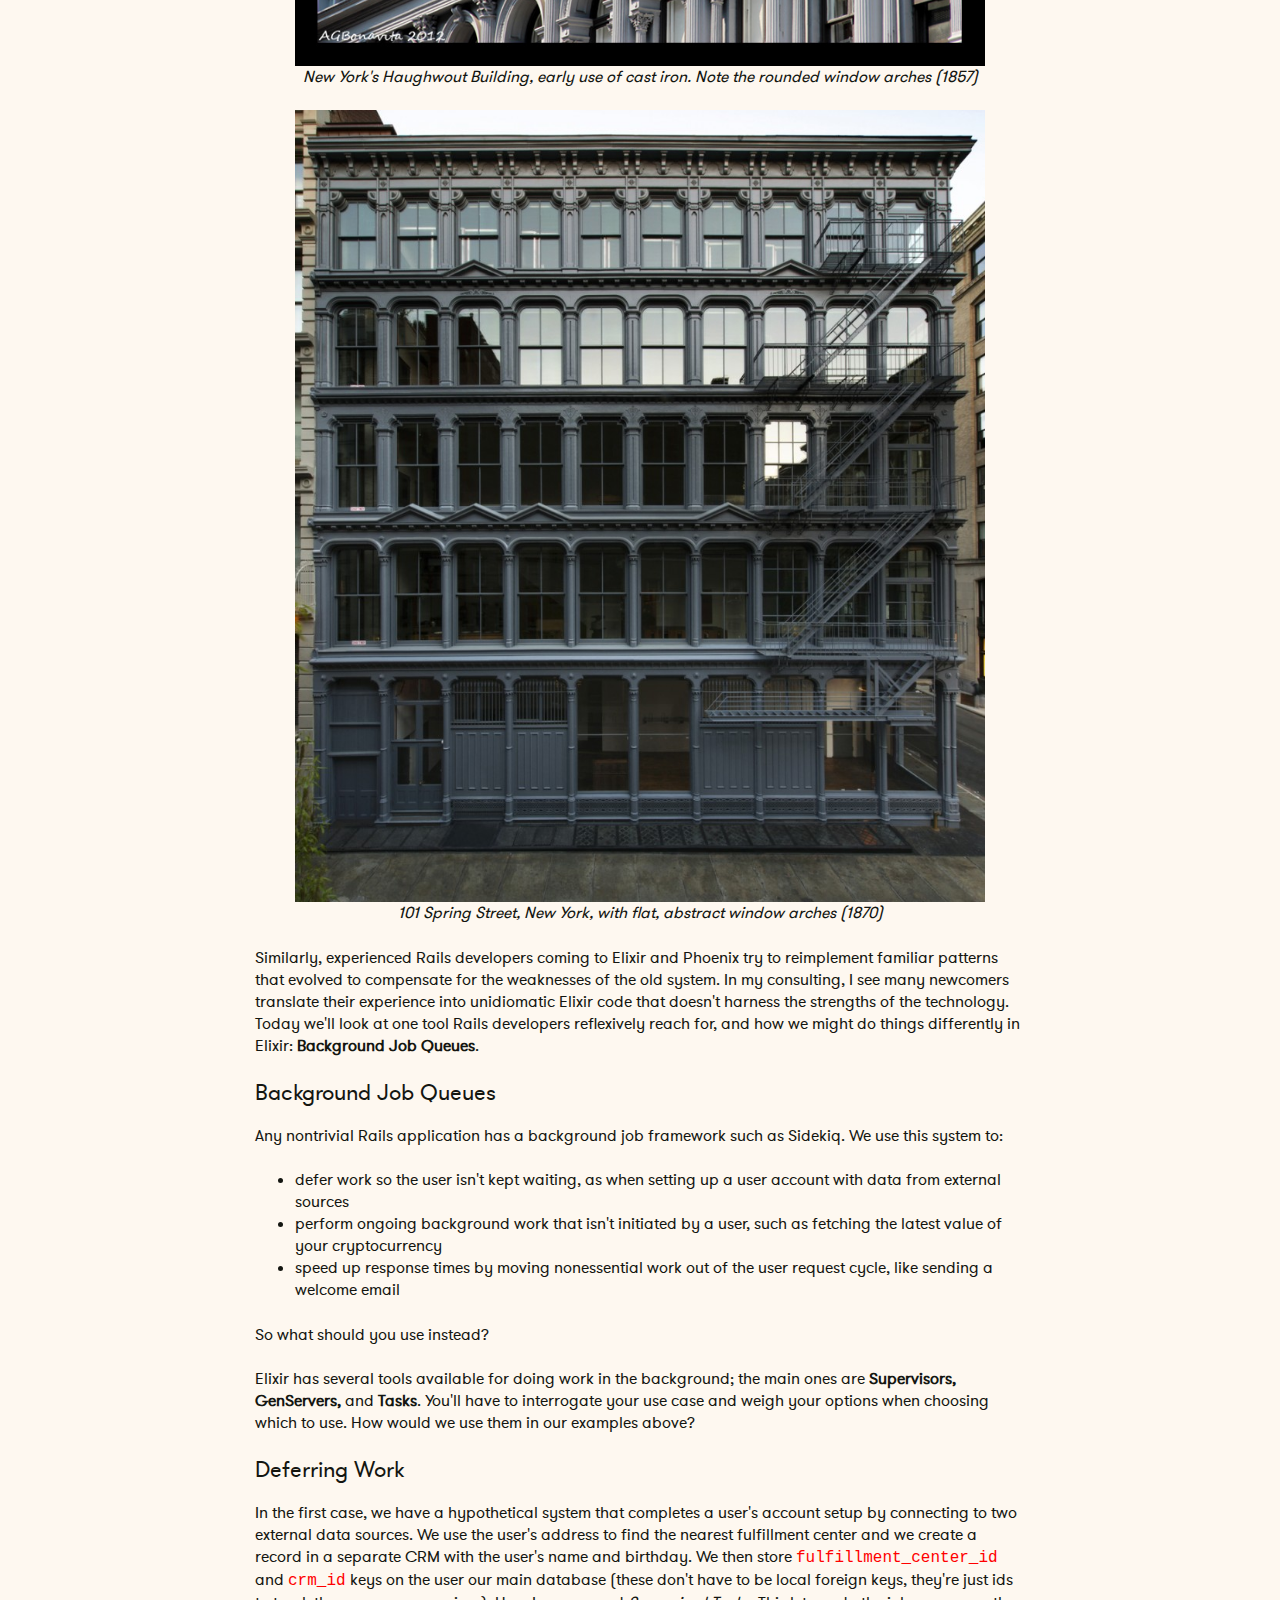
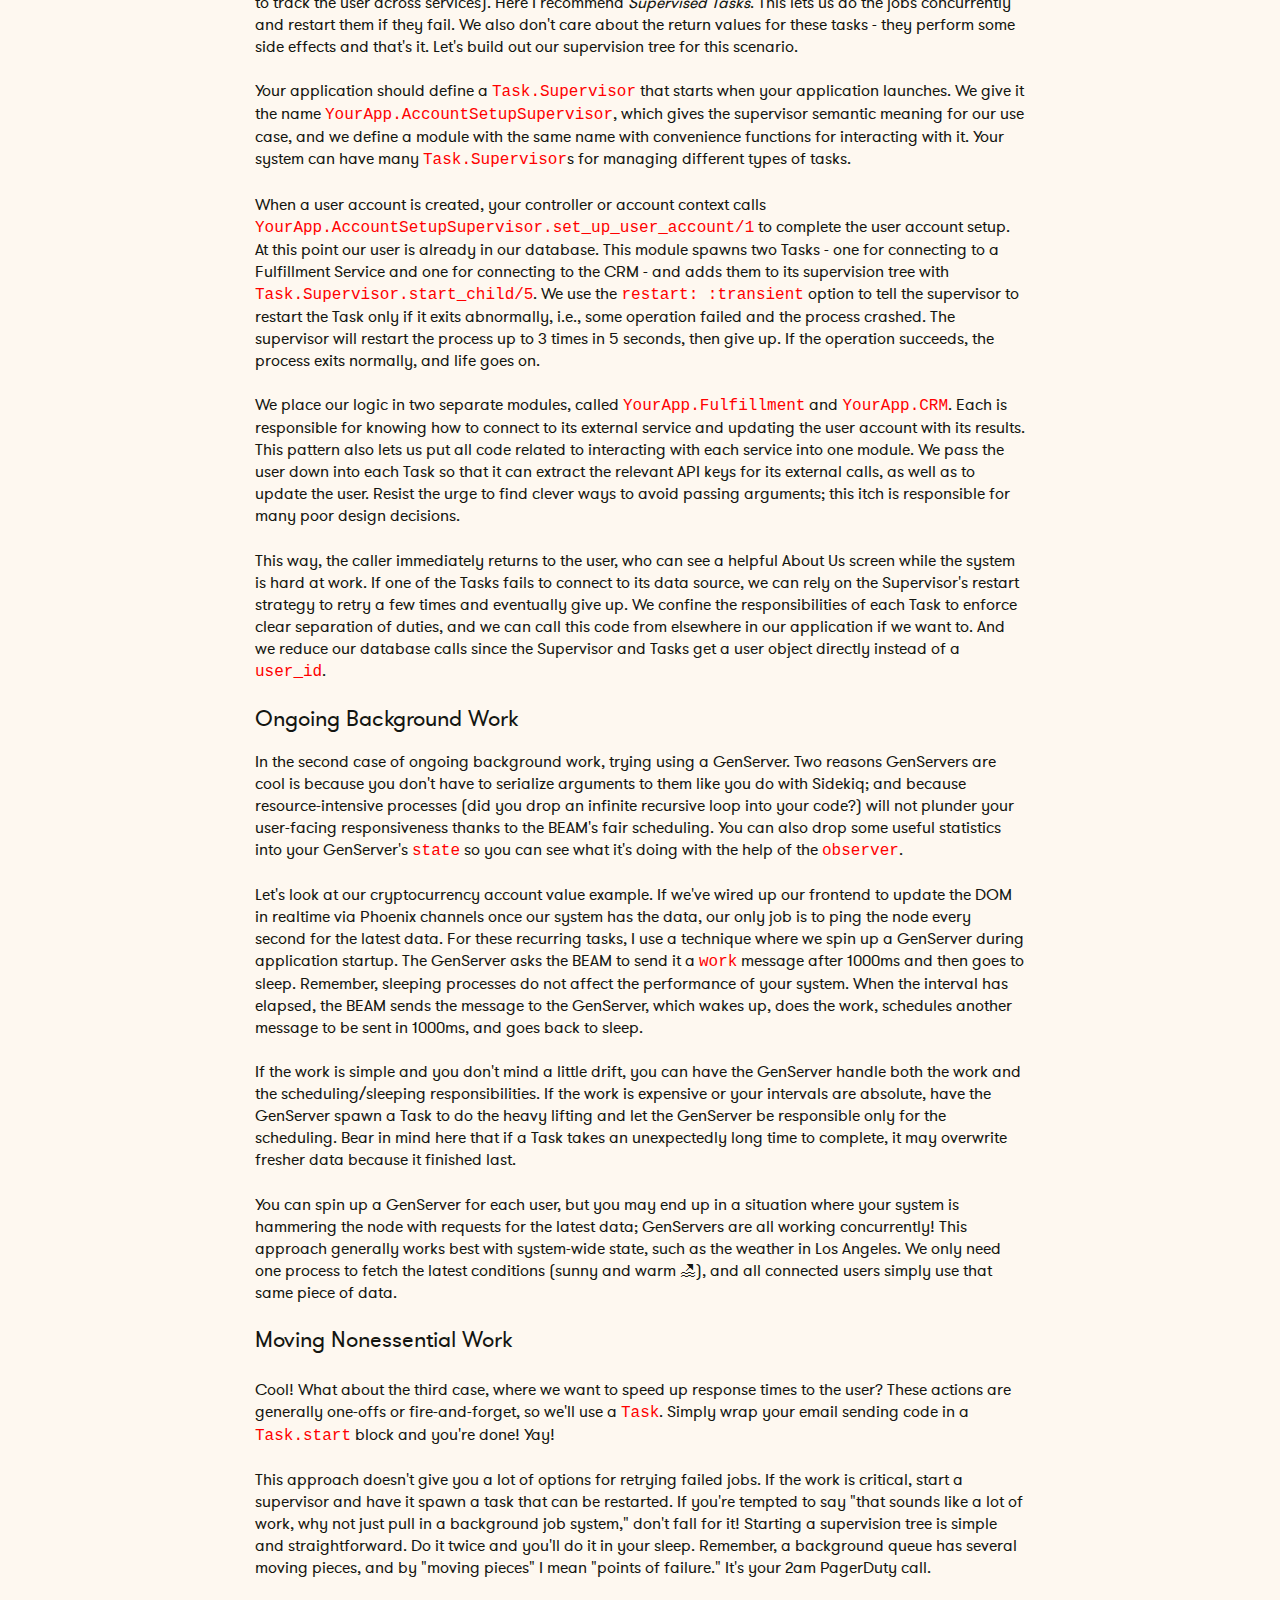
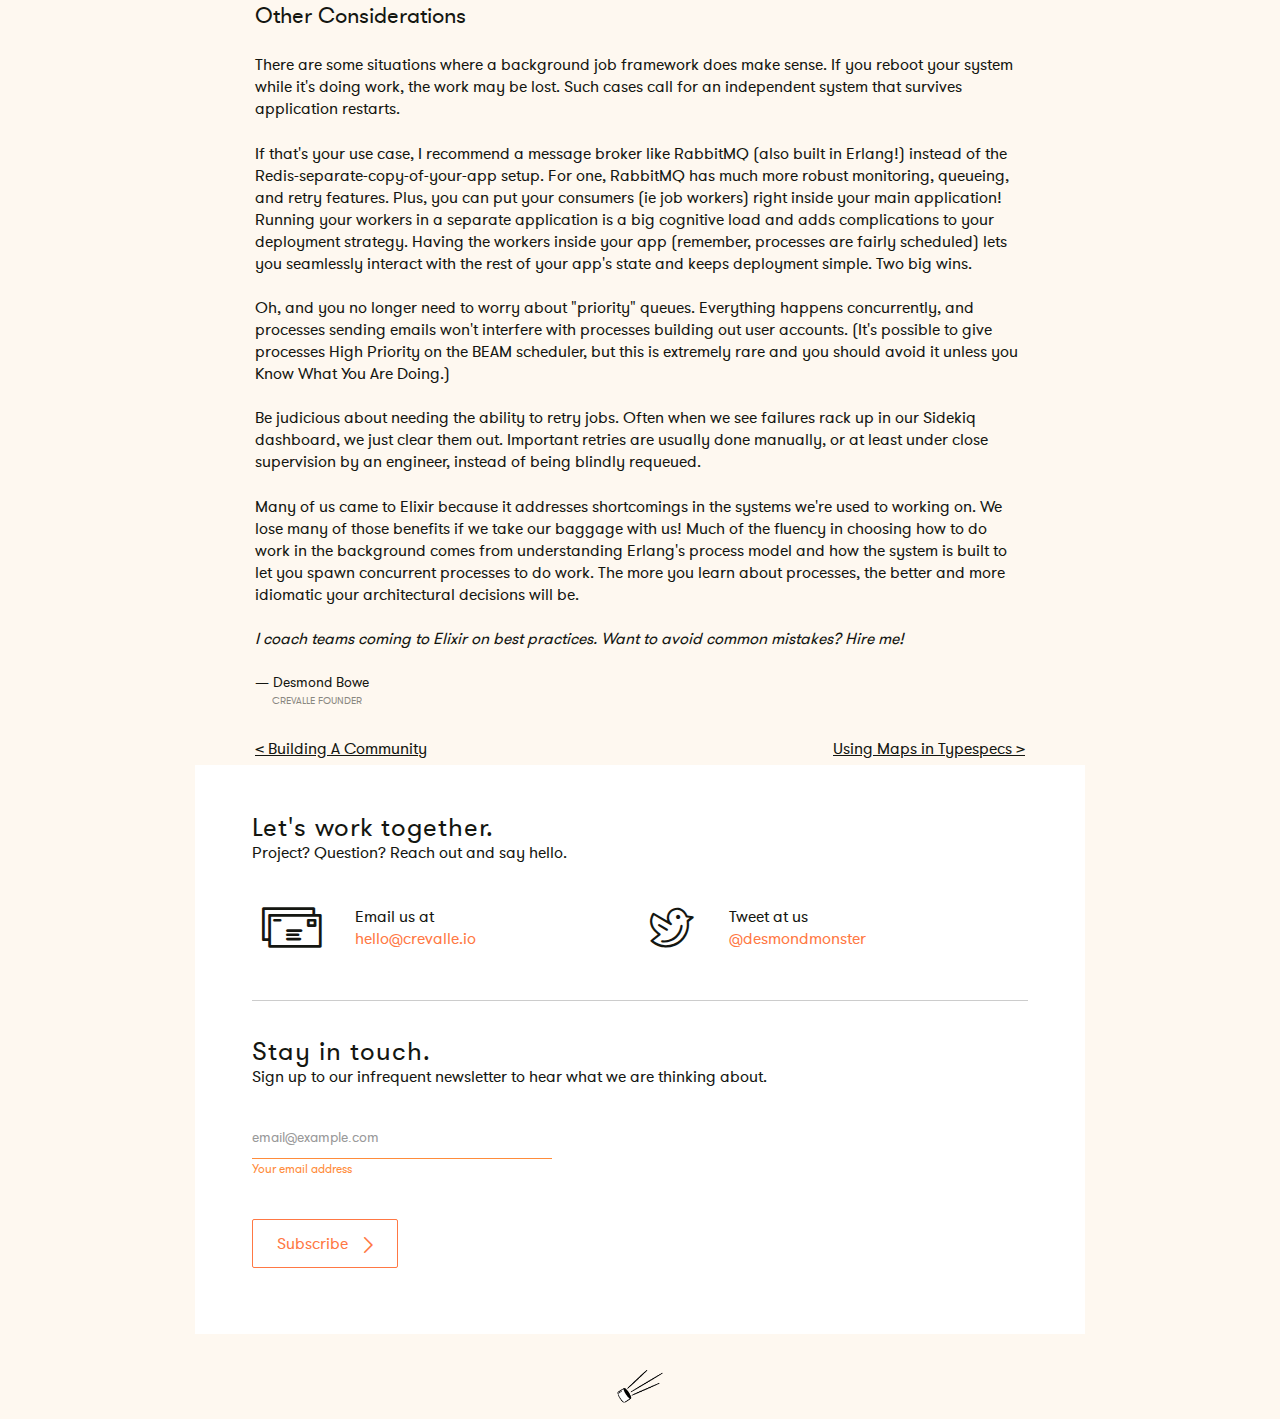
<file: mistakes-rails-developers-make-in-phoenix-pt-1-background-jobs.html>
<!DOCTYPE html>
<html>
<head>
  <meta charset="utf-8">
  <meta name="viewport" content="width=device-width, initial-scale=1.0">

  <link rel="apple-touch-icon" sizes="57x57" href="favicons/apple-icon-57x57.png">
  <link rel="apple-touch-icon" sizes="60x60" href="favicons/apple-icon-60x60.png">
  <link rel="apple-touch-icon" sizes="72x72" href="favicons/apple-icon-72x72.png">
  <link rel="apple-touch-icon" sizes="76x76" href="favicons/apple-icon-76x76.png">
  <link rel="apple-touch-icon" sizes="114x114" href="favicons/apple-icon-114x114.png">
  <link rel="apple-touch-icon" sizes="120x120" href="favicons/apple-icon-120x120.png">
  <link rel="apple-touch-icon" sizes="144x144" href="favicons/apple-icon-144x144.png">
  <link rel="apple-touch-icon" sizes="152x152" href="favicons/apple-icon-152x152.png">
  <link rel="apple-touch-icon" sizes="180x180" href="favicons/apple-icon-180x180.png">
  <link rel="icon" type="image/png" sizes="192x192"  href="favicons/android-icon-192x192.png">
  <link rel="icon" type="image/png" sizes="32x32" href="favicons/favicon-32x32.png">
  <link rel="icon" type="image/png" sizes="96x96" href="favicons/favicon-96x96.png">
  <link rel="icon" type="image/png" sizes="16x16" href="favicons/favicon-16x16.png">
  <link rel="manifest" href="/manifest.json">
  <meta name="msapplication-TileColor" content="#ffffff">
  <meta name="msapplication-TileImage" content="favicons/ms-icon-144x144.png">

  <meta name="twitter:card" content="summary" />
  <meta name="twitter:site" content="@desmondmonster" />
  <meta name="twitter:title" content="Mistakes Rails Developers Make in Elixir Part 1: Background Jobs - Crevalle" />
  <meta name="twitter:description" content="You probably don't need a Redis-backed background job system in your Elixir application.  Here are some approaches to solving the problem of asynchronous work." />
  <meta name="twitter:image" content="images/logo.svg" />

  <meta property="og:url"         content="http://crevalle.io/mistakes-rails-developers-make-in-phoenix-pt-1-background-jobs.html" />
  <meta property="og:type"        content="website" />
  <meta property="og:title"       content="Mistakes Rails Developers Make in Elixir Part 1: Background Jobs - Crevalle" />
  <meta property="article:author" content="https://www.linkedin.com/in/desmondbowe" />
  <meta property="og:description" content="You probably don't need a Redis-backed background job system in your Elixir application.  Here are some approaches to solving the problem of asynchronous work." />
  <meta property="og:image" content="images/logo.svg"/>
  <title>Mistakes Rails Developers Make in Elixir Part 1: Background Jobs - Crevalle</title>
  <link media="all" rel="stylesheet" href="css/main.css">
  <!-- required stylesheets and scripts -->
  <script type="text/javascript" src="http://ajax.googleapis.com/ajax/libs/jquery/1.11.2/jquery.min.js" defer></script>
  <script type="text/javascript">window.jQuery || document.write('<script src="js/jquery-1.11.2.min.js"><\/script>')</script>
  <script type="text/javascript" src="js/jquery.main.js" defer></script>
</head>
<body>
  <div id="wrapper">
    <header id="header">
      <div class="container">
        <div class="logo">
          <a href="#"><img src="images/logo.svg" width="95" height="21" alt="CREVALLE"></a>
        </div>
        <div class="link-holder">
          <span>Mistakes Rails Developers Make in Elixir Part 1: Background Jobs</span>
        </div>
      </div>
    </header>
    <main id="main" role="main">
      <div class="container">
        <section class="intro-section show-header">
          <div class="big-logo">
            <a href="index.html">
              <img src="images/logo.svg" width="195" height="186" alt="CREVALLE WORLD WIDE WEB SERVICES LOS ANGELES, CALIFORNIA">
            </a>
            <p>Blog</p>
          </div>
          <strong class="big-title">Mistakes Rails Developers Make in Elixir Part 1: Background Jobs</strong>
          <time class="custom-time" datetime="2018-03-15">March 15, 2018</time>
        </section>
        <hr class="range">
        <div class="sample-text">
          <p><strong>Summary:</strong> Elixir has many constructs for doing work asynchronously.  Learn them and use them!</p>

          <p>When cast iron was first used in building facades, architects treated it like the prevailing material at the time: stone.  Stone has relatively poor tensile strength, meaning a flat piece of stone above a window could not bear the weight of a tall building above it.  Thus, engineers would use arches to convert the tensile stresses into compressive stress, which stone handles very well.</p>
          <p>
            <figure>
              <img src="images/blog/aqueduct.jpg" alt="stone bridge">
              <figcaption>classic stone archway</figcaption>
            </figure>
          </p>
          <p>Iron, however, has much stronger tensile strength and did not need to be bent into an arch to be structurally sound. Still, because architects in the mid-19th century had been trained in techniques to work around stone's shortcomings, they continued to use these techniques even though they were no longer necessary with the new materials.  It took several decades for architects and engineers to grow out of the old paradigms and use the new technologies in novel ways, and we can see examples of window arches getting flatter and more abstract.</p>
          <p>
            <figure>
              <img src="images/blog/haughwout.jpg" alt="Haughwout Building, New York City">
              <figcaption>New York's Haughwout Building, early use of cast iron.  Note the rounded window arches (1857)</figcaption>
            </figure>
          </p>
          <p>
            <figure>
              <img src="images/blog/judd.jpg" alt="101 Spring Street, New York City">
              <figcaption>101 Spring Street, New York, with flat, abstract window arches (1870)</figcaption>
            </figure>
          </p>
          <p>Similarly, experienced Rails developers coming to Elixir and Phoenix try to reimplement familiar patterns that evolved to compensate for the weaknesses of the old system.  In my consulting, I see many newcomers translate their experience into unidiomatic Elixir code that doesn't harness the strengths of the technology.  Today we'll look at one tool Rails developers reflexively reach for, and how we might do things differently in Elixir: <strong>Background Job Queues</strong>.</p>
          <h3>Background Job Queues</h3>
          <p>Any nontrivial Rails application has a background job framework such as Sidekiq.  We use this system to:
            <ul>
              <li>defer work so the user isn't kept waiting, as when setting up a user account with data from external sources</li>
              <li>perform ongoing background work that isn't initiated by a user, such as fetching the latest value of your cryptocurrency</li>
              <li>speed up response times by moving nonessential work out of the user request cycle, like sending a welcome email</li>
            </ul>
            </p>
          <p>So what should you use instead?</p>
          <p>Elixir has several tools available for doing work in the background; the main ones are <strong>Supervisors, GenServers, </strong>and<strong> Tasks</strong>. You'll have to interrogate your use case and weigh your options when choosing which to use.  How would we use them in our examples above?</p>
          <h3>Deferring Work</h3>
          <p>In the first case, we have a hypothetical system that completes a user's account setup by connecting to two external data sources. We use the user's address to find the nearest fulfillment center and we create a record in a separate CRM with the user's name and birthday.  We then store <code>fulfillment_center_id</code> and <code>crm_id</code> keys on the user our main database (these don't have to be local foreign keys, they're just ids to track the user across services).  Here I recommend <i>Supervised Tasks</i>.  This lets us do the jobs concurrently and restart them if they fail.  We also don't care about the return values for these tasks - they perform some side effects and that's it.  Let's build out our supervision tree for this scenario.</p>
          <p>Your application should define a <code>Task.Supervisor</code> that starts when your application launches.  We give it the name <code>YourApp.AccountSetupSupervisor</code>, which gives the supervisor semantic meaning for our use case, and we define a module with the same name with convenience functions for interacting with it.  Your system can have many <code>Task.Supervisor</code>s for managing different types of tasks.</p>
          <script src="https://gist.github.com/desmondmonster/03f04e73d0ed809ff3666c5b2fa9e03d.js"></script>
          <p>When a user account is created, your controller or account context calls <code>YourApp.AccountSetupSupervisor.set_up_user_account/1</code> to complete the user account setup.  At this point our user is already in our database.  This module spawns two Tasks - one for connecting to a Fulfillment Service and one for connecting to the CRM - and adds them to its supervision tree with <code>Task.Supervisor.start_child/5</code>.  We use the <code>restart: :transient</code> option to tell the supervisor to restart the Task only if it exits abnormally, i.e., some operation failed and the process crashed.  The supervisor will restart the process up to 3 times in 5 seconds, then give up.  If the operation succeeds, the process exits normally, and life goes on.</p>
          <script src="https://gist.github.com/desmondmonster/e35fe4e14e9e282dfafb02fcc4d8edf3.js"></script>
          <p>We place our logic in two separate modules, called <code>YourApp.Fulfillment</code> and <code>YourApp.CRM</code>. Each is responsible for knowing how to connect to its external service and updating the user account with its results.  This pattern also lets us put all code related to interacting with each service into one module.  We pass the user down into each Task so that it can extract the relevant API keys for its external calls, as well as to update the user.  Resist the urge to find clever ways to avoid passing arguments; this itch is responsible for many poor design decisions.</p>
          <script src="https://gist.github.com/desmondmonster/4cd2429047838b635b92a293ed70062d.js"></script>
          <p>This way, the caller immediately returns to the user, who can see a helpful About Us screen while the system is hard at work.  If one of the Tasks fails to connect to its data source, we can rely on the Supervisor's restart strategy to retry a few times and eventually give up.  We confine the responsibilities of each Task to enforce clear separation of duties, and we can call this code from elsewhere in our application if we want to.  And we reduce our database calls since the Supervisor and Tasks get a user object directly instead of a <code>user_id</code>.</p>
          <h3>Ongoing Background Work</h3>
          <p>In the second case of ongoing background work, trying using a GenServer.  Two reasons GenServers are cool is because you don't have to serialize arguments to them like you do with Sidekiq; and because resource-intensive processes (did you drop an infinite recursive loop into your code?) will not plunder your user-facing responsiveness thanks to the BEAM's fair scheduling.  You can also drop some useful statistics into your GenServer's <code>state</code> so you can see what it's doing with the help of the <code>observer</code>.</p>
          <p>Let's look at our cryptocurrency account value example.  If we've wired up our frontend to update the DOM in realtime via Phoenix channels once our system has the data, our only job is to ping the node every second for the latest data.  For these recurring tasks, I use a technique where we spin up a GenServer during application startup.  The GenServer asks the BEAM to send it a <code>work</code> message after 1000ms and then goes to sleep.  Remember, sleeping processes do not affect the performance of your system.  When the interval has elapsed, the BEAM sends the message to the GenServer, which wakes up, does the work, schedules another message to be sent in 1000ms, and goes back to sleep.</p>
          <script src="https://gist.github.com/desmondmonster/c42ef495896449d689a48da51de9e628.js"></script>
          <p>If the work is simple and you don't mind a little drift, you can have the GenServer handle both the work and the scheduling/sleeping responsibilities.  If the work is expensive or your intervals are absolute, have the GenServer spawn a Task to do the heavy lifting and let the GenServer be responsible only for the scheduling.  Bear in mind here that if a Task takes an unexpectedly long time to complete, it may overwrite fresher data because it finished last.</p>
          <p>You can spin up a GenServer for each user, but you may end up in a situation where your system is hammering the node with requests for the latest data; GenServers are all working concurrently!  This approach generally works best with system-wide state, such as the weather in Los Angeles.  We only need one process to fetch the latest conditions (sunny and warm 🏖), and all connected users simply use that same piece of data.</p>
          <p></p>
          <p><h3>Moving Nonessential Work</h3></p>
          <p>Cool!  What about the third case, where we want to speed up response times to the user?  These actions are generally one-offs or fire-and-forget, so we'll use a <code>Task</code>.  Simply wrap your email sending code in a <code>Task.start</code> block and you're done!  Yay!</p>
          <script src="https://gist.github.com/desmondmonster/ea8b1eed218264f3def7822a8d42a04b.js"></script>
          <p>This approach doesn't give you a lot of options for retrying failed jobs.  If the work is critical, start a supervisor and have it spawn a task that can be restarted.  If you're tempted to say "that sounds like a lot of work, why not just pull in a background job system," don't fall for it!  Starting a supervision tree is simple and straightforward.  Do it twice and you'll do it in your sleep.  Remember, a background queue has several moving pieces, and by "moving pieces" I mean "points of failure."  It's your 2am PagerDuty call.</p>
          <p></p>
          <p><h3>Other Considerations</h3></p>
          <p></p>
          <p>There are some situations where a background job framework does make sense.  If you reboot your system while it's doing work, the work may be lost.  Such cases call for an independent system that survives application restarts.</p>
          <p>If that's your use case, I recommend a message broker like RabbitMQ (also built in Erlang!) instead of the Redis-separate-copy-of-your-app setup.  For one, RabbitMQ has much more robust monitoring, queueing, and retry features.  Plus, you can put your consumers (ie job workers) right inside your main application!  Running your workers in a separate application is a big cognitive load and adds complications to your deployment strategy.  Having the workers inside your app (remember, processes are fairly scheduled) lets you seamlessly interact with the rest of your app's state and keeps deployment simple.  Two big wins.</p>
          <p>Oh, and you no longer need to worry about "priority" queues.  Everything happens concurrently, and processes sending emails won't interfere with processes building out user accounts.  (It's possible to give processes High Priority on the BEAM scheduler, but this is extremely rare and you should avoid it unless you Know What You Are Doing.)</p>
          <p>Be judicious about needing the ability to retry jobs.  Often when we see failures rack up in our Sidekiq dashboard, we just clear them out.  Important retries are usually done manually, or at least under close supervision by an engineer, instead of being blindly requeued.</p>
          <p>Many of us came to Elixir because it addresses shortcomings in the systems we're used to working on.  We lose many of those benefits if we take our baggage with us!  Much of the fluency in choosing how to do work in the background comes from understanding Erlang's process model and how the system is built to let you spawn concurrent processes to do work.  The more you learn about processes, the better and more idiomatic your architectural decisions will be.</p>
          <p><i>I coach teams coming to Elixir on best practices.  Want to avoid common mistakes?  Hire me!</i></p>

          <div class="author-holder">
            <a class="name" href="mailto:desmond@crevalle.io">— Desmond Bowe</a>
            <strong class="position">Crevalle founder</strong>
          </div>

          <div class="links">
            <div class="prev">
              <a href="building-a-community.html" class="animated anchor">&lt Building A Community</a>
            </div>
            <div class="next">
              <a href="maps-in-typespecs.html" class="animated anchor">Using Maps in Typespecs &gt</a>
            </div>
          </div>
        </div>
        <div class="tile-holder">
          <section class="section-contact">
            <div class="sub-section">
              <div class="title-box">
                <strong class="h1">Let's work together.</strong>
                <p>Project? Question? Reach out and say hello.</p>
              </div>
              <ul class="social-networks">
                <li>
                  <a href="mailto:&#104;&#101;&#108;&#108;&#111;&#064;&#099;&#114;&#101;&#118;&#097;&#108;&#108;&#101;&#046;&#105;&#111;">
                    <i class="icon-email"></i>
                    <div class="text-box">
                      <p>Email us at</p>
                      <span class="sub-link">&#104;&#101;&#108;&#108;&#111;&#064;&#099;&#114;&#101;&#118;&#097;&#108;&#108;&#101;&#046;&#105;&#111;</span>
                    </div>
                  </a>
                </li>
                <li>
                  <a href="#">
                    <i class="icon-twetter"></i>
                    <div class="text-box">
                      <p>Tweet at us</p>
                      <span class="sub-link">@desmondmonster</span>
                    </div>
                  </a>
                </li>
              </ul>
            </div>
            <div class="sub-section form-holder">
              <div class="title-box">
                <strong class="h1">Stay in touch.</strong>
                <p>Sign up to our infrequent newsletter to hear what we are thinking about.</p>
              </div>
              <form action="#" id="contact-form" class="contact-form">
                <div class="input-box">
                  <input type="email" placeholder="email@example.com" id="i1">
                  <label for="i1">Your email address</label>
                </div>
                <button type="submit">Subscribe <i class="icon-chevron-right"></i></button>
              </form>
            </div>
          </section>
        </div>
        <div class="list-bar">
          <a class="ico-link" href="index.html">
            <img src="images/transistor-rotated-small.png" width="50" alt="CREVALLE">
          </a>
        </div>
      </div>
    </main>
  </div>
    <script type="text/javascript">
      (function(i,s,o,g,r,a,m){i['GoogleAnalyticsObject']=r;i[r]=i[r]||function(){
      (i[r].q=i[r].q||[]).push(arguments)},i[r].l=1*new Date();a=s.createElement(o),
      m=s.getElementsByTagName(o)[0];a.async=1;a.src=g;m.parentNode.insertBefore(a,m)
      })(window,document,'script','//www.google-analytics.com/analytics.js','ga');
      ga('create', 'UA-58551961-1', 'auto');
      ga('send', 'pageview');
    </script>
</body>
</html>
</file>
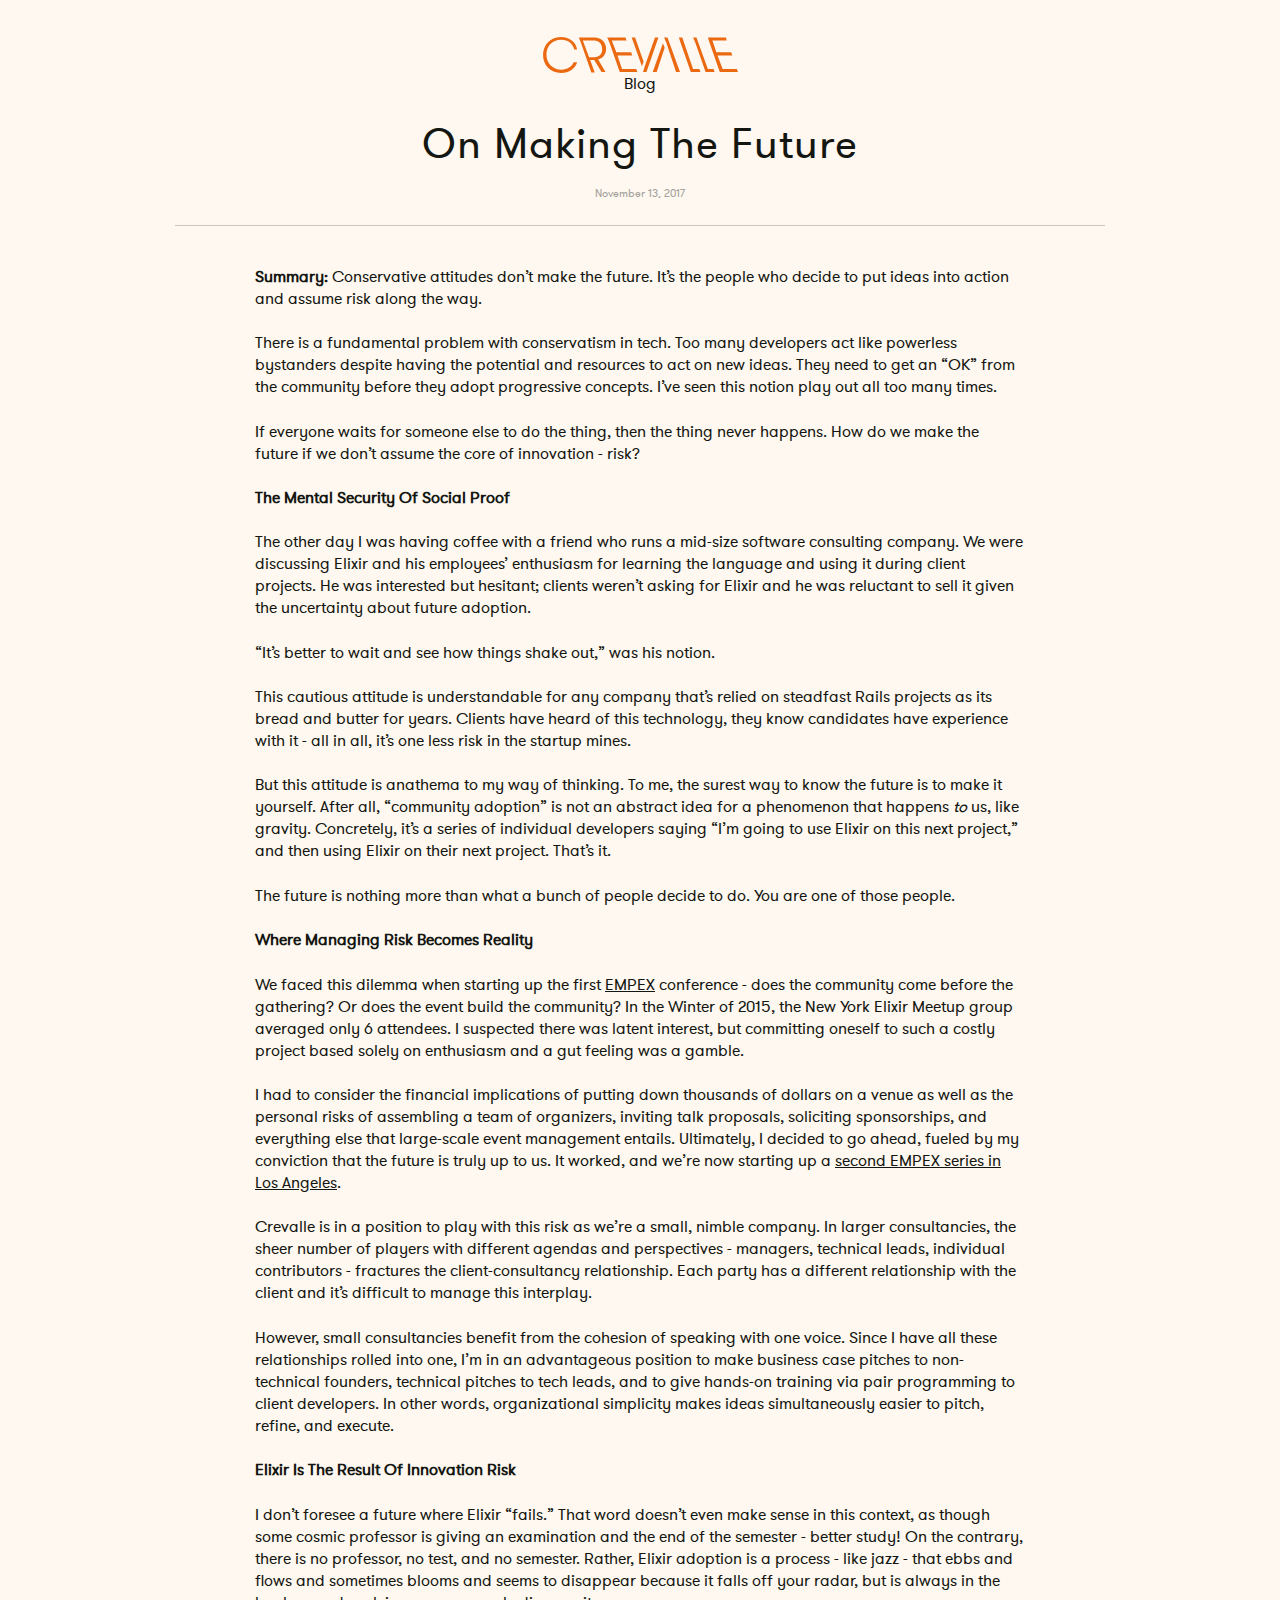
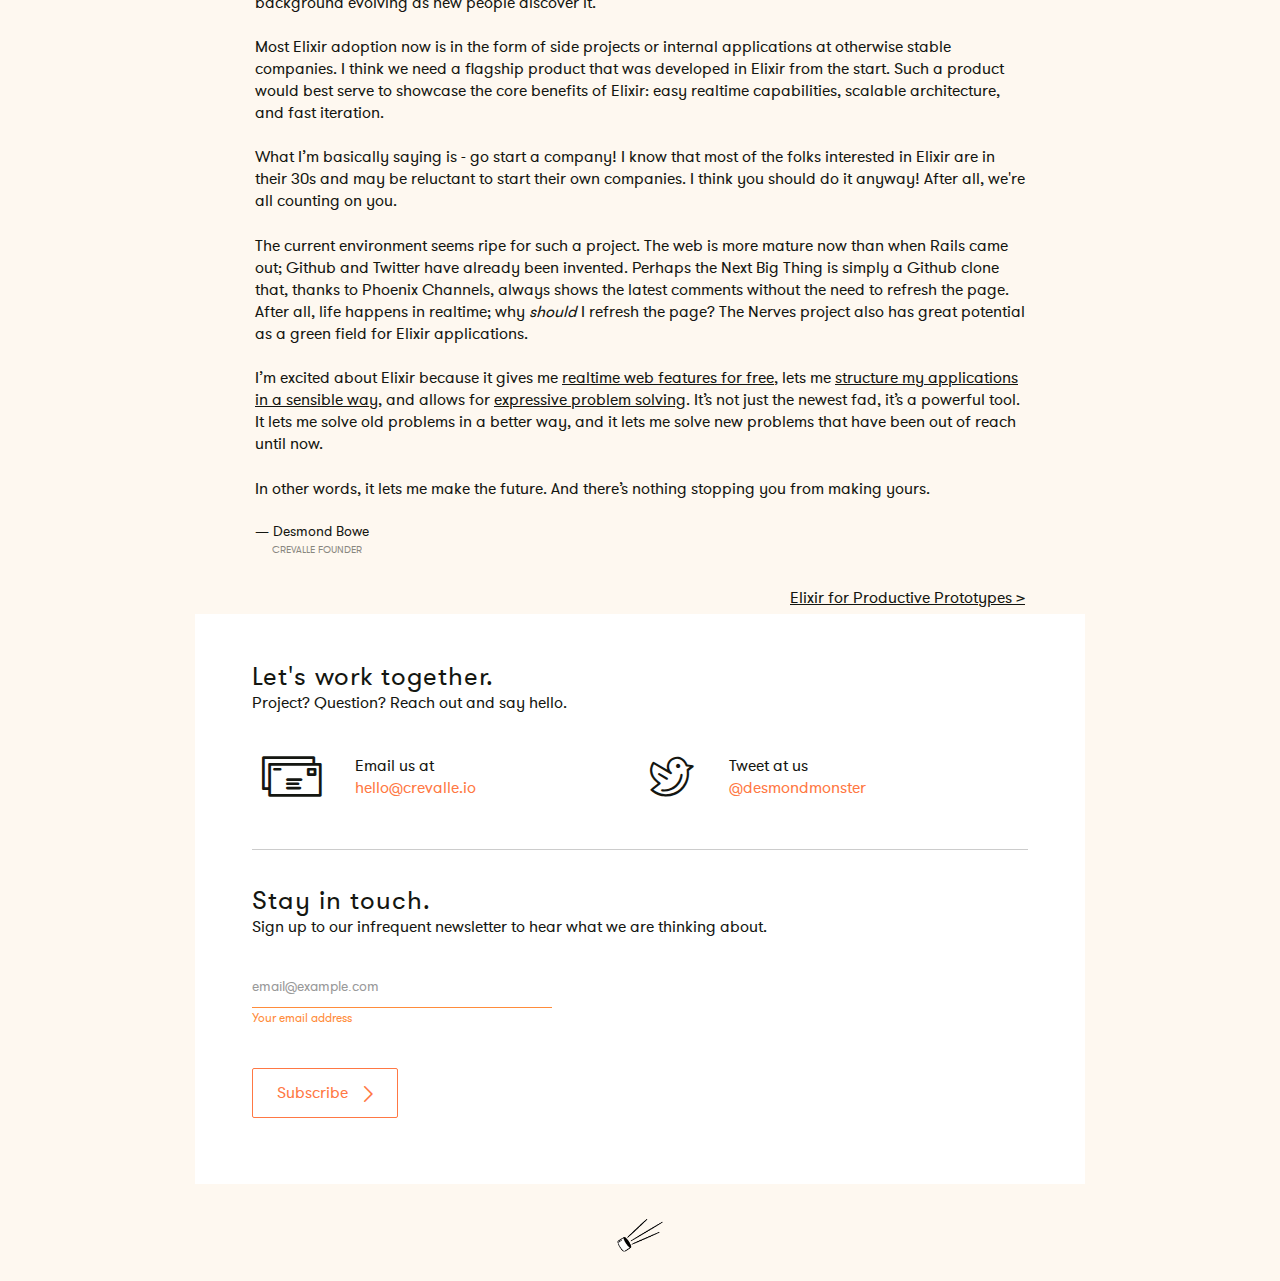
<file: on-making-the-future.html>
<!DOCTYPE html>
<html>
<head>
  <meta charset="utf-8">
  <meta name="viewport" content="width=device-width, initial-scale=1.0">

  <link rel="apple-touch-icon" sizes="57x57" href="favicons/apple-icon-57x57.png">
  <link rel="apple-touch-icon" sizes="60x60" href="favicons/apple-icon-60x60.png">
  <link rel="apple-touch-icon" sizes="72x72" href="favicons/apple-icon-72x72.png">
  <link rel="apple-touch-icon" sizes="76x76" href="favicons/apple-icon-76x76.png">
  <link rel="apple-touch-icon" sizes="114x114" href="favicons/apple-icon-114x114.png">
  <link rel="apple-touch-icon" sizes="120x120" href="favicons/apple-icon-120x120.png">
  <link rel="apple-touch-icon" sizes="144x144" href="favicons/apple-icon-144x144.png">
  <link rel="apple-touch-icon" sizes="152x152" href="favicons/apple-icon-152x152.png">
  <link rel="apple-touch-icon" sizes="180x180" href="favicons/apple-icon-180x180.png">
  <link rel="icon" type="image/png" sizes="192x192"  href="favicons/android-icon-192x192.png">
  <link rel="icon" type="image/png" sizes="32x32" href="favicons/favicon-32x32.png">
  <link rel="icon" type="image/png" sizes="96x96" href="favicons/favicon-96x96.png">
  <link rel="icon" type="image/png" sizes="16x16" href="favicons/favicon-16x16.png">
  <link rel="manifest" href="/manifest.json">
  <meta name="msapplication-TileColor" content="#ffffff">
  <meta name="msapplication-TileImage" content="favicons/ms-icon-144x144.png">

  <meta name="twitter:card" content="summary" />
  <meta name="twitter:site" content="@desmondmonster" />
  <meta name="twitter:title" content="On Making The Future - Crevalle" />
  <meta name="twitter:description" content="Conservative attitudes don’t make the future. It’s the people who decide to put ideas into action and assume risk along the way." />
  <meta name="twitter:image" content="images/logo.svg" />

  <meta property="og:url"         content="http://crevalle.io/on-making-the-future.html" />
  <meta property="og:type"         content="website" />
  <meta property="og:title"       content="On Making The Future - Crevalle" />
  <meta property="article:author" content="https://www.linkedin.com/in/desmondbowe" />
  <meta property="og:description" content="Conservative attitudes don’t make the future. It’s the people who decide to put ideas into action and assume risk along the way." />
  <meta property="og:image" content="images/logo.svg"/>
  <title>On Making The Future - Crevalle</title>
  <link media="all" rel="stylesheet" href="css/main.css">
  <!-- required stylesheets and scripts -->
  <script type="text/javascript" src="http://ajax.googleapis.com/ajax/libs/jquery/1.11.2/jquery.min.js" defer></script>
  <script type="text/javascript">window.jQuery || document.write('<script src="js/jquery-1.11.2.min.js"><\/script>')</script>
  <script type="text/javascript" src="js/jquery.main.js" defer></script>
</head>
<body>
  <div id="wrapper">
    <header id="header">
      <div class="container">
        <div class="logo">
          <a href="#"><img src="images/logo.svg" width="95" height="21" alt="CREVALLE"></a>
        </div>
        <div class="link-holder">
          <span>On Making The Future</span>
        </div>
      </div>
    </header>
    <main id="main" role="main">
      <div class="container">
        <section class="intro-section show-header">
          <div class="big-logo">
            <a href="index.html">
              <img src="images/logo.svg" width="195" height="186" alt="CREVALLE WORLD WIDE WEB SERVICES LOS ANGELES, CALIFORNIA">
            </a>
            <p>Blog</p>
          </div>
          <strong class="big-title">On Making The Future</strong>
          <time class="custom-time" datetime="2017-11-13">November 13, 2017</time>
        </section>
        <hr class="range">
        <div class="sample-text">
          <p><strong>Summary:</strong> Conservative attitudes don’t make the future. It’s the people who decide to put ideas into action and assume risk along the way.</p>
          <p>There is a fundamental problem with conservatism in tech. Too many developers act like powerless bystanders despite having the potential and resources to act on new ideas. They need to get an “OK” from the community before they adopt progressive concepts. I’ve seen this notion play out all too many times. </p>
          <p>If everyone waits for someone else to do the thing, then the thing never happens. How do we make the future if we don’t assume the core of innovation - risk? </p>

          <p><strong>The Mental Security Of Social Proof</strong></p>

          <p>The other day I was having coffee with a friend who runs a mid-size software consulting company. We were discussing Elixir and his employees’ enthusiasm for learning the language and using it during client projects.  He was interested but hesitant; clients weren’t asking for Elixir and he was reluctant to sell it given the uncertainty about future adoption. </p>
          <p>“It’s better to wait and see how things shake out,” was his notion.</p>
          <p>This cautious attitude is understandable for any company that’s relied on steadfast Rails projects as its bread and butter for years.  Clients have heard of this technology, they know candidates have experience with it - all in all, it’s one less risk in the startup mines.</p>
          <p>But this attitude is anathema to my way of thinking.  To me, the surest way to know the future is to make it yourself.  After all, “community adoption” is not an abstract idea for a phenomenon that happens <i>to</i> us, like gravity.  Concretely, it’s a series of individual developers saying “I’m going to use Elixir on this next project,” and then using Elixir on their next project.  That’s it.</p>
          <p>The future is nothing more than what a bunch of people decide to do. You are one of those people.</p>

          <p><strong>Where Managing Risk Becomes Reality</strong></p>

          <p>We faced this dilemma when starting up the first <a href="http://empex.co" target="_blank">EMPEX</a> conference - does the community come before the gathering? Or does the event build the community?  In the Winter of 2015, the New York Elixir Meetup group averaged only 6 attendees. I suspected there was latent interest, but committing oneself to such a costly project based solely on enthusiasm and a gut feeling was a gamble. </p>
          <p>I had to consider the financial implications of putting down thousands of dollars on a venue as well as the personal risks of assembling a team of organizers, inviting talk proposals, soliciting sponsorships, and everything else that large-scale event management entails. Ultimately, I decided to go ahead, fueled by my conviction that the future is truly up to us.  It worked, and we’re now starting up a <a href="http://empex.co/la.html" target="_blank">second EMPEX series in Los Angeles</a>.</p>
          <p>Crevalle is in a position to play with this risk as we’re a small, nimble company. In larger consultancies, the sheer number of players with different agendas and perspectives - managers, technical leads, individual contributors - fractures the client-consultancy relationship. Each party has a different relationship with the client and it’s difficult to manage this interplay. </p>
          <p>However, small consultancies benefit from the cohesion of speaking with one voice. Since I have all these relationships rolled into one, I’m in an advantageous position to make business case pitches to non-technical founders, technical pitches to tech leads, and to give hands-on training via pair programming to client developers. In other words, organizational simplicity makes ideas simultaneously easier to pitch, refine, and execute.</p>

          <p><strong>Elixir Is The Result Of Innovation Risk</strong></p>

          <p>I don’t foresee a future where Elixir “fails.”  That word doesn’t even make sense in this context, as though some cosmic professor is giving an examination and the end of the semester - better study!  On the contrary, there is no professor, no test, and no semester.  Rather, Elixir adoption is a process - like jazz - that ebbs and flows and sometimes blooms and seems to disappear because it falls off your radar, but is always in the background evolving as new people discover it.</p>
          <p>Most Elixir adoption now is in the form of side projects or internal applications at otherwise stable companies. I think we need a flagship product that was developed in Elixir from the start. Such a product would best serve to showcase the core benefits of Elixir: easy realtime capabilities, scalable architecture, and fast iteration. </p>
          <p>What I’m basically saying is - go start a company! I know that most of the folks interested in Elixir are in their 30s and may be reluctant to start their own companies. I think you should do it anyway! After all, we're all counting on you.</p>
          <p>The current environment seems ripe for such a project. The web is more mature now than when Rails came out; Github and Twitter have already been invented.  Perhaps the Next Big Thing is simply a Github clone that, thanks to Phoenix Channels, always shows the latest comments without the need to refresh the page.  After all, life happens in realtime; why <i>should</i> I refresh the page? The Nerves project also has great potential as a green field for Elixir applications.</p>
          <p>I’m excited about Elixir because it gives me <a href="https://hexdocs.pm/phoenix/channels.html" target="_blank">realtime web features for free</a>, lets me <a href="https://hexdocs.pm/elixir/GenServer.html" target="_blank">structure my applications in a sensible way</a>, and allows for <a href="https://quickleft.com/blog/pattern-matching-elixir/#pattern-matching-in-function-definitions" target="_blank">expressive problem solving</a>.  It’s not just the newest fad, it’s a powerful tool. It lets me solve old problems in a better way, and it lets me solve new problems that have been out of reach until now.</p>

          <p>In other words, it lets me make the future. And there’s nothing stopping you from making yours.</p>
          <div class="author-holder">
            <a class="name" href="mailto:desmond@crevalle.io">— Desmond Bowe</a>
            <strong class="position">Crevalle founder</strong>
          </div>

          <div class="links">
            <div class="next">
              <a href="elixir-for-productive-prototypes.html" class="animated anchor">Elixir for Productive Prototypes &gt</a>
            </div>
          </div>
        </div>
        <div class="tile-holder">
          <section class="section-contact">
            <div class="sub-section">
              <div class="title-box">
                <strong class="h1">Let's work together.</strong>
                <p>Project? Question? Reach out and say hello.</p>
              </div>
              <ul class="social-networks">
                <li>
                  <a href="mailto:&#104;&#101;&#108;&#108;&#111;&#064;&#099;&#114;&#101;&#118;&#097;&#108;&#108;&#101;&#046;&#105;&#111;">
                    <i class="icon-email"></i>
                    <div class="text-box">
                      <p>Email us at</p>
                      <span class="sub-link">&#104;&#101;&#108;&#108;&#111;&#064;&#099;&#114;&#101;&#118;&#097;&#108;&#108;&#101;&#046;&#105;&#111;</span>
                    </div>
                  </a>
                </li>
                <li>
                  <a href="#">
                    <i class="icon-twetter"></i>
                    <div class="text-box">
                      <p>Tweet at us</p>
                      <span class="sub-link">@desmondmonster</span>
                    </div>
                  </a>
                </li>
              </ul>
            </div>
            <div class="sub-section form-holder">
              <div class="title-box">
                <strong class="h1">Stay in touch.</strong>
                <p>Sign up to our infrequent newsletter to hear what we are thinking about.</p>
              </div>
              <form action="#" id="contact-form" class="contact-form">
                <div class="input-box">
                  <input type="email" placeholder="email@example.com" id="i1">
                  <label for="i1">Your email address</label>
                </div>
                <button type="submit">Subscribe <i class="icon-chevron-right"></i></button>
              </form>
            </div>
          </section>
        </div>
        <div class="list-bar">
          <a class="ico-link" href="index.html">
            <img src="images/transistor-rotated-small.png" width="50" alt="CREVALLE">
          </a>
        </div>
      </div>
    </main>
  </div>
    <script type="text/javascript">
      (function(i,s,o,g,r,a,m){i['GoogleAnalyticsObject']=r;i[r]=i[r]||function(){
      (i[r].q=i[r].q||[]).push(arguments)},i[r].l=1*new Date();a=s.createElement(o),
      m=s.getElementsByTagName(o)[0];a.async=1;a.src=g;m.parentNode.insertBefore(a,m)
      })(window,document,'script','//www.google-analytics.com/analytics.js','ga');
      ga('create', 'UA-58551961-1', 'auto');
      ga('send', 'pageview');
    </script>
</body>
</html>
</file>
<file: css/main.css>
/*! normalize.css v3.0.3 | MIT License | github.com/necolas/normalize.css */
/**
 * 1. Set default font family to sans-serif.
 * 2. Prevent iOS and IE text size adjust after device orientation change,
 *    without disabling user zoom.
 */
html {
  font-family: sans-serif;
  /* 1 */
  -ms-text-size-adjust: 100%;
  /* 2 */
  -webkit-text-size-adjust: 100%;
  /* 2 */ }

/**
 * Remove default margin.
 */
body {
  margin: 0; }

/* HTML5 display definitions
   ========================================================================== */
/**
 * Correct `block` display not defined for any HTML5 element in IE 8/9.
 * Correct `block` display not defined for `details` or `summary` in IE 10/11
 * and Firefox.
 * Correct `block` display not defined for `main` in IE 11.
 */
article,
aside,
details,
figcaption,
figure,
footer,
header,
hgroup,
main,
menu,
nav,
section,
summary {
  display: block; }

/**
 * 1. Correct `inline-block` display not defined in IE 8/9.
 * 2. Normalize vertical alignment of `progress` in Chrome, Firefox, and Opera.
 */
audio,
canvas,
progress,
video {
  display: inline-block;
  /* 1 */
  vertical-align: baseline;
  /* 2 */ }

/**
 * Prevent modern browsers from displaying `audio` without controls.
 * Remove excess height in iOS 5 devices.
 */
audio:not([controls]) {
  display: none;
  height: 0; }

/**
 * Address `[hidden]` styling not present in IE 8/9/10.
 * Hide the `template` element in IE 8/9/10/11, Safari, and Firefox < 22.
 */
[hidden],
template {
  display: none; }

/* Links
   ========================================================================== */
/**
 * Remove the gray background color from active links in IE 10.
 */
a {
  background-color: transparent; }

/**
 * Improve readability of focused elements when they are also in an
 * active/hover state.
 */
a:active,
a:hover {
  outline: 0; }

/* Text-level semantics
   ========================================================================== */
/**
 * Address styling not present in IE 8/9/10/11, Safari, and Chrome.
 */
abbr[title] {
  border-bottom: 1px dotted; }

/**
 * Address style set to `bolder` in Firefox 4+, Safari, and Chrome.
 */
b,
strong {
  font-weight: bold; }

/**
 * Address styling not present in Safari and Chrome.
 */
dfn {
  font-style: italic; }

/**
 * Address variable `h1` font-size and margin within `section` and `article`
 * contexts in Firefox 4+, Safari, and Chrome.
 */
h1 {
  font-size: 2em;
  margin: 0.67em 0; }

/**
 * Address styling not present in IE 8/9.
 */
mark {
  background: #ff0;
  color: #000; }

/**
 * Address inconsistent and variable font size in all browsers.
 */
small {
  font-size: 80%; }

/**
 * Prevent `sub` and `sup` affecting `line-height` in all browsers.
 */
sub,
sup {
  font-size: 75%;
  line-height: 0;
  position: relative;
  vertical-align: baseline; }

sup {
  top: -0.5em; }

sub {
  bottom: -0.25em; }

/* Embedded content
   ========================================================================== */
/**
 * Remove border when inside `a` element in IE 8/9/10.
 */
img {
  border: 0; }

/**
 * Correct overflow not hidden in IE 9/10/11.
 */
svg:not(:root) {
  overflow: hidden; }

/* Grouping content
   ========================================================================== */
/**
 * Address margin not present in IE 8/9 and Safari.
 */
figure {
  margin: 1em 40px; }

/**
 * Address differences between Firefox and other browsers.
 */
hr {
  box-sizing: content-box;
  height: 0; }

/**
 * Contain overflow in all browsers.
 */
pre {
  overflow: auto; }

/**
 * Address odd `em`-unit font size rendering in all browsers.
 */
code,
kbd,
pre,
samp {
  font-family: monospace, monospace;
  font-size: 1em; }

/* Forms
   ========================================================================== */
/**
 * Known limitation: by default, Chrome and Safari on OS X allow very limited
 * styling of `select`, unless a `border` property is set.
 */
/**
 * 1. Correct color not being inherited.
 *    Known issue: affects color of disabled elements.
 * 2. Correct font properties not being inherited.
 * 3. Address margins set differently in Firefox 4+, Safari, and Chrome.
 */
button,
input,
optgroup,
select,
textarea {
  color: inherit;
  /* 1 */
  font: inherit;
  /* 2 */
  margin: 0;
  /* 3 */ }

/**
 * Address `overflow` set to `hidden` in IE 8/9/10/11.
 */
button {
  overflow: visible; }

/**
 * Address inconsistent `text-transform` inheritance for `button` and `select`.
 * All other form control elements do not inherit `text-transform` values.
 * Correct `button` style inheritance in Firefox, IE 8/9/10/11, and Opera.
 * Correct `select` style inheritance in Firefox.
 */
button,
select {
  text-transform: none; }

/**
 * 1. Avoid the WebKit bug in Android 4.0.* where (2) destroys native `audio`
 *    and `video` controls.
 * 2. Correct inability to style clickable `input` types in iOS.
 * 3. Improve usability and consistency of cursor style between image-type
 *    `input` and others.
 */
button,
html input[type="button"],
input[type="reset"],
input[type="submit"] {
  -webkit-appearance: button;
  /* 2 */
  cursor: pointer;
  /* 3 */ }

/**
 * Re-set default cursor for disabled elements.
 */
button[disabled],
html input[disabled] {
  cursor: default; }

/**
 * Remove inner padding and border in Firefox 4+.
 */
button::-moz-focus-inner,
input::-moz-focus-inner {
  border: 0;
  padding: 0; }

/**
 * Address Firefox 4+ setting `line-height` on `input` using `!important` in
 * the UA stylesheet.
 */
input {
  line-height: normal; }

/**
 * It's recommended that you don't attempt to style these elements.
 * Firefox's implementation doesn't respect box-sizing, padding, or width.
 *
 * 1. Address box sizing set to `content-box` in IE 8/9/10.
 * 2. Remove excess padding in IE 8/9/10.
 */
input[type="checkbox"],
input[type="radio"] {
  box-sizing: border-box;
  /* 1 */
  padding: 0;
  /* 2 */ }

/**
 * Fix the cursor style for Chrome's increment/decrement buttons. For certain
 * `font-size` values of the `input`, it causes the cursor style of the
 * decrement button to change from `default` to `text`.
 */
input[type="number"]::-webkit-inner-spin-button,
input[type="number"]::-webkit-outer-spin-button {
  height: auto; }

/**
 * 1. Address `appearance` set to `searchfield` in Safari and Chrome.
 * 2. Address `box-sizing` set to `border-box` in Safari and Chrome.
 */
input[type="search"] {
  -webkit-appearance: textfield;
  /* 1 */ }

/**
 * Remove inner padding and search cancel button in Safari and Chrome on OS X.
 * Safari (but not Chrome) clips the cancel button when the search input has
 * padding (and `textfield` appearance).
 */
input[type="search"]::-webkit-search-cancel-button,
input[type="search"]::-webkit-search-decoration {
  -webkit-appearance: none; }

/**
 * Define consistent border, margin, and padding.
 */
fieldset {
  border: 1px solid #c0c0c0;
  margin: 0 2px;
  padding: 0.35em 0.625em 0.75em; }

/**
 * 1. Correct `color` not being inherited in IE 8/9/10/11.
 * 2. Remove padding so people aren't caught out if they zero out fieldsets.
 */
legend {
  border: 0;
  /* 1 */
  padding: 0;
  /* 2 */ }

/**
 * Remove default vertical scrollbar in IE 8/9/10/11.
 */
textarea {
  overflow: auto; }

/**
 * Don't inherit the `font-weight` (applied by a rule above).
 * NOTE: the default cannot safely be changed in Chrome and Safari on OS X.
 */
optgroup {
  font-weight: bold; }

/* Tables
   ========================================================================== */
/**
 * Remove most spacing between table cells.
 */
table {
  border-collapse: collapse;
  border-spacing: 0; }

td,
th {
  padding: 0; }

.clearfix:after, .container:after {
  content: '';
  display: block;
  clear: both; }

.ellipsis {
  white-space: nowrap;
  /* 1 */
  text-overflow: ellipsis;
  /* 2 */
  overflow: hidden; }

html {
  box-sizing: border-box; }

*, *:before, *:after {
  box-sizing: inherit; }

* {
  max-height: 1000000px; }

body {
  color: #141611;
  background: #fef8f0;
  font: 16px/1.375 "gt_walsheim", "Helvetica Neue", "Helvetica", sans-serif;
  min-width: 320px;
  -webkit-font-smoothing: antialiased;
  -moz-osx-font-smoothing: grayscale; }

@media screen and (max-width: 767px) {
  body {
    font-size: 14px; } }

img {
  max-width: 100%;
  height: auto;
  vertical-align: top; }

.gm-style img {
  max-width: none; }

@media only screen and (min-width: 1025px) {
  a[href^=tel], a[href^=skype], a[href^=sms] {
    cursor: default;
    pointer-events: none; } }

h1, .h1,
h2, .h2,
h3, .h3,
h4, .h4,
h5, .h5,
h6, .h6,
.h {
  font-family: inherit;
  font-weight: 400;
  margin: 0 0 0.7em;
  color: inherit; }

h1, .h1 {
  font-size: 26px;
  letter-spacing: 1px; }

@media screen and (max-width: 767px) {
  h1, .h1 {
    font-size: 23px; } }

h2, .h2 {
  font-size: 24px; }

@media screen and (max-width: 767px) {
  h2, .h2 {
    font-size: 22px; } }

h3, .h3 {
  font-size: 22px; }

@media screen and (max-width: 767px) {
  h3, .h3 {
    font-size: 20px; } }

h4, .h4 {
  font-size: 20px; }

@media screen and (max-width: 767px) {
  h4, .h4 {
    font-size: 18px; } }

h5, .h5 {
  font-size: 18px; }

@media screen and (max-width: 767px) {
  h5, .h5 {
    font-size: 16px; } }

h6, .h6 {
  font-size: 16px; }

@media screen and (max-width: 767px) {
  h6, .h6 {
    font-size: 14px; } }

p {
  margin: 0 0 1.1em; }

a {
  color: #ff8c3b; }
  a:hover, a:focus {
    text-decoration: none; }
  a.add-color {
    color: currentColor; }

form,
fieldset {
  margin: 0;
  padding: 0;
  border-style: none; }

input[type='text'],
input[type='tel'],
input[type='email'],
input[type='search'],
input[type='password'],
textarea {
  -webkit-appearance: none;
  -webkit-border-radius: 0;
  box-sizing: border-box;
  border: 1px solid #ff8c3b;
  border-width: 0 0 1px;
  padding: 11px 0;
  width: 100%; }
  input[type='text']:focus,
  input[type='tel']:focus,
  input[type='email']:focus,
  input[type='search']:focus,
  input[type='password']:focus,
  textarea:focus {
    outline: none;
    box-shadow: none;
    color: #b3b3b3; }
    input[type='text']:focus::-webkit-input-placeholder,
    input[type='tel']:focus::-webkit-input-placeholder,
    input[type='email']:focus::-webkit-input-placeholder,
    input[type='search']:focus::-webkit-input-placeholder,
    input[type='password']:focus::-webkit-input-placeholder,
    textarea:focus::-webkit-input-placeholder {
      color: #b3b3b3; }
    input[type='text']:focus::-moz-placeholder,
    input[type='tel']:focus::-moz-placeholder,
    input[type='email']:focus::-moz-placeholder,
    input[type='search']:focus::-moz-placeholder,
    input[type='password']:focus::-moz-placeholder,
    textarea:focus::-moz-placeholder {
      opacity: 1;
      color: #b3b3b3; }
    input[type='text']:focus:-moz-placeholder,
    input[type='tel']:focus:-moz-placeholder,
    input[type='email']:focus:-moz-placeholder,
    input[type='search']:focus:-moz-placeholder,
    input[type='password']:focus:-moz-placeholder,
    textarea:focus:-moz-placeholder {
      color: #b3b3b3; }
    input[type='text']:focus:-ms-input-placeholder,
    input[type='tel']:focus:-ms-input-placeholder,
    input[type='email']:focus:-ms-input-placeholder,
    input[type='search']:focus:-ms-input-placeholder,
    input[type='password']:focus:-ms-input-placeholder,
    textarea:focus:-ms-input-placeholder {
      color: #b3b3b3; }
    input[type='text']:focus.placeholder,
    input[type='tel']:focus.placeholder,
    input[type='email']:focus.placeholder,
    input[type='search']:focus.placeholder,
    input[type='password']:focus.placeholder,
    textarea:focus.placeholder {
      color: #b3b3b3; }
  input[type='text']::-webkit-input-placeholder,
  input[type='tel']::-webkit-input-placeholder,
  input[type='email']::-webkit-input-placeholder,
  input[type='search']::-webkit-input-placeholder,
  input[type='password']::-webkit-input-placeholder,
  textarea::-webkit-input-placeholder {
    color: #999; }
  input[type='text']::-moz-placeholder,
  input[type='tel']::-moz-placeholder,
  input[type='email']::-moz-placeholder,
  input[type='search']::-moz-placeholder,
  input[type='password']::-moz-placeholder,
  textarea::-moz-placeholder {
    opacity: 1;
    color: #999; }
  input[type='text']:-moz-placeholder,
  input[type='tel']:-moz-placeholder,
  input[type='email']:-moz-placeholder,
  input[type='search']:-moz-placeholder,
  input[type='password']:-moz-placeholder,
  textarea:-moz-placeholder {
    color: #999; }
  input[type='text']:-ms-input-placeholder,
  input[type='tel']:-ms-input-placeholder,
  input[type='email']:-ms-input-placeholder,
  input[type='search']:-ms-input-placeholder,
  input[type='password']:-ms-input-placeholder,
  textarea:-ms-input-placeholder {
    color: #999; }
  input[type='text'].placeholder,
  input[type='tel'].placeholder,
  input[type='email'].placeholder,
  input[type='search'].placeholder,
  input[type='password'].placeholder,
  textarea.placeholder {
    color: #999; }

select {
  -webkit-border-radius: 0; }

textarea {
  resize: vertical;
  vertical-align: top; }

button,
input[type='button'],
input[type='reset'],
input[type='file'],
input[type='submit'] {
  -webkit-appearance: none;
  -webkit-border-radius: 0;
  cursor: pointer;
  font-size: 16px;
  background: none;
  color: #ff7844;
  border: 1px solid #ff7844;
  padding: 0.8em 1.5em;
  border-radius: 2px;
  transition: background .25s ease; }
  button:hover,
  input[type='button']:hover,
  input[type='reset']:hover,
  input[type='file']:hover,
  input[type='submit']:hover {
    background: #fff2e2; }
  button .icon-chevron-right,
  input[type='button'] .icon-chevron-right,
  input[type='reset'] .icon-chevron-right,
  input[type='file'] .icon-chevron-right,
  input[type='submit'] .icon-chevron-right {
    display: inline-block;
    vertical-align: middle;
    margin-left: 12px; }

label {
  font-size: 12px;
  color: #ff8c3b; }

/* Generated by Font Squirrel (http://www.fontsquirrel.com) on March 22, 2016 */
@font-face {
  font-family: 'gt_walsheim';
  src: url("../fonts/gt-walsheim-regular-webfont.woff") format("woff");
  font-weight: normal;
  font-style: normal; }

@font-face {
  font-family: 'icomoon';
  src: url("../fonts/icons/icomoon.ttf?uvx2lz") format("truetype"), url("../fonts/icons/icomoon.woff?uvx2lz") format("woff"), url("../fonts/icons/icomoon.svg?uvx2lz#icomoon") format("svg");
  font-weight: normal;
  font-style: normal; }

[class^="icon-"], [class*=" icon-"] {
  /* use !important to prevent issues with browser extensions that change fonts */
  font-family: 'icomoon' !important;
  speak: none;
  font-style: normal;
  font-weight: normal;
  font-variant: normal;
  text-transform: none;
  line-height: 1;
  /* Better Font Rendering =========== */
  -webkit-font-smoothing: antialiased;
  -moz-osx-font-smoothing: grayscale; }

.icon-da:before {
  content: "\e901"; }

.icon-email:before {
  content: "\e903"; }

.icon-logo-part:before {
  content: "\e905"; }

.icon-pulse:before {
  content: "\e906"; }

.icon-smile:before {
  content: "\e907"; }

.icon-sun:before {
  content: "\e909"; }

.icon-twetter:before {
  content: "\e90a"; }

.icon-chevron-right:before {
  content: "\e90b"; }

.icon-code:before {
  content: "\e90c"; }

[id="header"] {
  position: fixed;
  top: 0;
  left: 0;
  right: 0;
  z-index: 2;
  padding: 20px 0;
  font-size: 12px;
  color: rgba(255, 255, 255, 0.5);
  background: linear-gradient(to bottom, #151b1b 51%, #004a6d 100%);
  transform: translate3d(0, 0, 0);
  transition: transform .25s; }
  [id="header"].disapear-state {
    transform: translate3d(0, -100%, 0); }
  [id="header"] .link-holder,
  [id="header"] .logo {
    display: inline-block;
    vertical-align: middle; }
  [id="header"] a {
    color: inherit;
    margin-left: 2px;
    text-decoration: underline; }
    [id="header"] a:hover {
      color: #ff8c3b; }

.logo {
  transform: rotate(0.1deg);
  margin-right: 22px; }

#wrapper {
  overflow: hidden;
  position: relative;
  width: 100%; }

.container {
  max-width: 800px;
  margin: 0 auto;
  padding: 0 15px; }
  .container.range {
    max-width: 860px; }

.visual {
  height: 100vh;
  background: #141611;
  position: relative;
  z-index: 1;
  text-align: center;
  display: flex;
  justify-content: center;
  align-items: center;
  margin-bottom: 44px; }
  .visual:after {
    content: '';
    position: absolute;
    bottom: 0;
    left: 0;
    right: 0;
    height: 300px;
    background: linear-gradient(to bottom, #141611 35%, rgba(4, 52, 119, 0.4) 52%, rgba(24, 102, 154, 0.5) 64%, #196b8d 83%, #c89973 100%);
    z-index: 1; }
  .visual .big-logo {
    transform: translateY(-16%);
    position: relative;
    z-index: 3; }

@media screen and (max-width: 767px) {
  .visual .big-logo {
    width: 150px; } }

.text-holder {
  margin-bottom: 2.8em; }
  .text-holder .text-container {
    padding-bottom: 0.3em; }

.link {
  display: inline-block;
  vertical-align: top;
  padding: 11px 0;
  text-decoration: none;
  position: relative; }
  .link:after {
    content: '';
    position: absolute;
    bottom: 0;
    left: 0;
    width: 100%;
    border-bottom: 1px solid currentColor; }
  .link.animated:hover i {
    transform: translateX(20px); }
  .link.animated:hover:after {
    width: calc(100% + 20px); }
  .link.animated:after {
    transition: width .25s ease; }
  .link.animated i {
    transition: transform .25s ease;
    transform: translateX(0); }
  .link i {
    display: inline-block;
    vertical-align: middle;
    line-height: 1;
    margin-left: 10px; }

.intro-holder {
  border: 1px solid #e4dfd8;
  padding: 39px 75px 35px;
  text-align: center;
  font-size: 13px;
  margin-bottom: 3.1em; }

@media screen and (min-width: 1024px) {
  .intro-holder {
    margin-left: -10px;
    margin-right: -10px; } }

@media screen and (max-width: 767px) {
  .intro-holder {
    padding: 28px 16px; } }
  .intro-holder .holder {
    font-size: 0;
    line-height: 0;
    letter-spacing: 0; }
  .intro-holder .box {
    display: inline-block;
    vertical-align: top;
    font-size: 13px;
    line-height: 1.375;
    width: 50%;
    padding: 0 50px 8px; }

@media screen and (max-width: 479px) {
  .intro-holder .box {
    padding: 0 10px 8px;
    width: 100%; } }
  .intro-holder .image-box {
    height: 40px;
    margin-bottom: 20px; }

@media screen and (max-width: 479px) {
  .intro-holder .image-box {
    margin-bottom: 12px; } }
    .intro-holder .image-box:after {
      content: '';
      display: inline-block;
      vertical-align: bottom;
      height: 100%;
      width: 1px; }
  .intro-holder img {
    display: inline-block;
    vertical-align: bottom; }

.caption {
  font-size: 16px;
  display: block;
  font-weight: 400; }

hr {
  padding: 10px 0 30px;
  margin: 0;
  border: 1px solid #cbc6c0;
  border-width: 1px 0 0 0;
  -webkit-margin-before: 0;
  -webkit-margin-after: 0; }

@media screen and (min-width: 1024px) {
  hr.range {
    margin-left: -80px;
    margin-right: -80px; } }

.logo-holder {
  font-size: 0;
  line-height: 0;
  letter-spacing: 0;
  text-align: center;
  padding-bottom: 36px; }
  .logo-holder .box {
    display: inline-block;
    vertical-align: middle;
    margin-bottom: 10px;
    width: 20%;
    font-size: 16px;
    line-height: 1.375;
    padding: 0 5px; }

@media screen and (max-width: 479px) {
  .logo-holder .box {
    width: 50%; } }

@media screen and (min-width: 1024px) {
  .tile-holder {
    margin: 0 -60px; } }

.tile {
  color: inherit;
  display: block;
  background: #fff;
  padding: 43px 60px 49px;
  margin-bottom: 2.4em;
  box-shadow: 3px 3px 7px 0 rgba(0, 0, 0, 0.05);
  text-decoration: none;
  position: relative;
  white-space: nowrap; }

@media screen and (max-width: 767px) {
  .tile {
    padding: 16px 20px; } }

@media screen and (min-width: 1024px) {
  .tile:hover:after {
    transform: translate3d(20px, -50%, 0); } }
  .tile:after {
    content: '\e90b';
    font-family: 'icomoon';
    position: absolute;
    top: 50%;
    right: 37px;
    display: inline-block;
    vertical-align: top;
    font-size: 20px;
    transform: translate3d(0, -50%, 0); }

@media screen and (min-width: 1024px) {
  .tile:after {
    transition: transform .25s ease; } }

@media screen and (max-width: 767px) {
  .tile:after {
    right: 6px;
    font-size: 16px; } }
  .tile .image-box,
  .tile .text-box {
    display: inline-block;
    vertical-align: middle;
    white-space: normal; }
  .tile .image-box {
    max-width: 89px;
    margin-right: 31px; }

@media screen and (max-width: 767px) {
  .tile .image-box {
    margin-right: 16px; } }
  .tile .text-box {
    max-width: calc(100% - 89px);
    word-break: break-word; }

@media screen and (max-width: 767px) {
  .tile .text-box {
    width: calc(100% - 109px); } }
  .tile h1 {
    margin-bottom: 0;
    line-height: 1; }

@media screen and (max-width: 767px) {
  .tile h1 {
    font-size: 21px; } }

.small-caption {
  color: #a3a3a3;
  font-size: 10px;
  display: block;
  margin-bottom: 4px; }

.description-holder {
  line-height: 1.4; }
  .description-holder .title-holder {
    padding-bottom: 2em; }

.description-list {
  list-style: none;
  margin: 0;
  padding: 0 0 2.6em;
  line-height: 1.2; }
  .description-list li {
    padding: 0 0 0.5em 85px; }

@media screen and (max-width: 767px) {
  .description-list li {
    padding: 0 0 0.5em 65px; } }
  .description-list .link-line {
    display: block;
    position: relative;
    color: inherit;
    text-decoration: none;
    padding-top: 26px; }

@media screen and (max-width: 767px) {
  .description-list .link-line {
    padding-top: 17px; } }
    .description-list .link-line:hover {
      text-decoration: none; }
      .description-list .link-line:hover .orange {
        text-decoration: underline; }
    .description-list .link-line p {
      margin-bottom: 1.3em; }
  .description-list .ico-hoder {
    background: #fff;
    width: 61px;
    height: 61px;
    text-align: center;
    border-radius: 50%;
    overflow: hidden;
    display: block;
    position: absolute;
    font-size: 23px;
    left: -85px;
    top: 0; }

@media screen and (max-width: 767px) {
  .description-list .ico-hoder {
    width: 50px;
    height: 50px;
    left: -65px; } }
    .description-list .ico-hoder i {
      position: absolute;
      top: 50%;
      left: 50%;
      transform: translate(-50%, -50%); }
    .description-list .ico-hoder small {
      font-size: 30px; }

small {
  font-size: 13px; }

.orange {
  color: #ff8c3b; }

.section-contact {
  background: #fff;
  padding: 49px 57px 66px;
  margin-bottom: 3.8em; }

@media screen and (max-width: 767px) {
  .section-contact {
    padding: 19px 17px; } }
  .section-contact .sub-section {
    padding-bottom: 2.5em;
    margin-bottom: 2.3em;
    border-bottom: 1px solid #ccc; }

@media screen and (max-width: 479px) {
  .section-contact .sub-section {
    padding-bottom: 1.5em;
    margin-bottom: 1.5em; } }
    .section-contact .sub-section:last-child {
      border: none;
      padding: 0;
      margin: 0; }
  .section-contact .form-holder .title-box {
    padding-bottom: 0.68em; }
  .section-contact .title-box {
    padding-bottom: 1.5em; }
  .section-contact .h1 {
    display: block;
    margin-bottom: 0;
    line-height: 1.1; }

.social-networks {
  list-style: none;
  margin: 0;
  padding: 0 0 10px;
  font-size: 0;
  line-height: 0;
  letter-spacing: 0; }
  .social-networks li {
    font-size: 16px;
    line-height: 1.375;
    padding: 0 0 20px; }

@media screen and (min-width: 480px) {
  .social-networks li {
    display: inline-block;
    vertical-align: top;
    width: 50%;
    padding: 0 10px; } }

@media screen and (max-width: 479px) {
  .social-networks li:last-child {
    padding: 0; } }
  .social-networks a {
    color: inherit;
    text-decoration: none;
    white-space: nowrap; }
    .social-networks a:hover .sub-link {
      text-decoration: underline; }
  .social-networks i,
  .social-networks .text-box {
    display: inline-block;
    vertical-align: middle;
    white-space: normal;
    max-width: 60%; }
  .social-networks i {
    font-size: 40px;
    margin-right: 31px;
    max-width: 58px; }

@media screen and (max-width: 767px) {
  .social-networks i {
    max-width: 44px; } }
  .social-networks p {
    margin-bottom: 0; }

.sub-link {
  color: #ff7844; }

.contact-form {
  font-size: 14px; }

.input-box {
  max-width: 300px;
  margin-bottom: 2.9em; }

@media screen and (max-width: 479px) {
  .input-box {
    margin-bottom: 1.9em; } }

.person-section {
  text-align: center;
  padding-bottom: 4em; }
  .person-section .name-image {
    margin-bottom: 3px; }

.circle-image {
  border-radius: 50%; }
  .person-section .circle-image {
    margin-bottom: 8px; }

.name {
  font-size: 14px;
  display: inline-block;
  vertical-align: top; }
  .name.name {
    color: inherit;
    text-decoration: none; }
    .name.name:hover {
      color: inherit;
      text-decoration: none; }

.position {
  opacity: 0.5;
  text-transform: uppercase;
  font-size: 10px;
  line-height: 1.1;
  display: block;
  font-weight: 400; }

.intro-section {
  padding: 37px 0 22px;
  text-align: center; }
  .intro-section .big-logo {
    margin-bottom: 27px; }

.big-title {
  font-size: 42px;
  line-height: 1.14;
  font-weight: 400;
  display: block;
  margin-bottom: 0.25em;
  letter-spacing: 1px; }

@media screen and (max-width: 767px) {
  .big-title {
    font-size: 32px; } }

.custom-time {
  font-size: 11px;
  color: #a5a29c; }

.round-over {
  width: 212px;
  height: 212px;
  border-radius: 50%;
  margin: 0 auto;
  text-align: center;
  white-space: nowrap;
  overflow: hidden;
  transition: background-color .25s;
  background-color: transparent; }
  .round-over:hover {
    background-color: #fff; }
  .round-over a, .round-over:after {
    display: inline-block;
    vertical-align: middle; }
  .round-over:after {
    content: '';
    height: 100%;
    width: 1px;
    margin: 0 -6px 0 0; }
  .round-over * {
    white-space: normal; }

.comment-holder {
  padding-top: 0.8em;
  margin-bottom: 2em; }

.sample-text {
  padding-bottom: 1.7em; }
  .sample-text p {
    margin-bottom: 1.4em; }
  .sample-text a {
    color: inherit; }
    .sample-text a:hover {
      text-decoration: underline;
      color: #ff8c3b; }
  .sample-text ~ .tile-holder .section-contact {
    margin-bottom: 1.8em; }

.author-holder {
  margin-bottom: 2em; }
  .author-holder .position {
    padding-left: 17px; }

.list-bar {
  text-align: center; }

.ico-link {
  font-size: 50px;
  color: inherit;
  text-decoration: none;
  display: inline-block;
  vertical-align: middle; }

.custom-list {
  list-style: none;
  padding: 0 0 2em;
  margin: 0;
  font-size: 14px;
  text-transform: uppercase; }
  .custom-list li {
    padding-bottom: 3px; }
  .custom-list a {
    color: inherit;
    opacity: 0.6;
    text-decoration: none; }
    .custom-list a:hover {
      text-decoration: underline; }

.links .prev {
  float: left; }

.links .next {
  float: right; }

figcaption {
  text-align: center;
  font-style: italic; }

code {
  /* background-color: antiquewhite; */
  color: red; }
</file>
